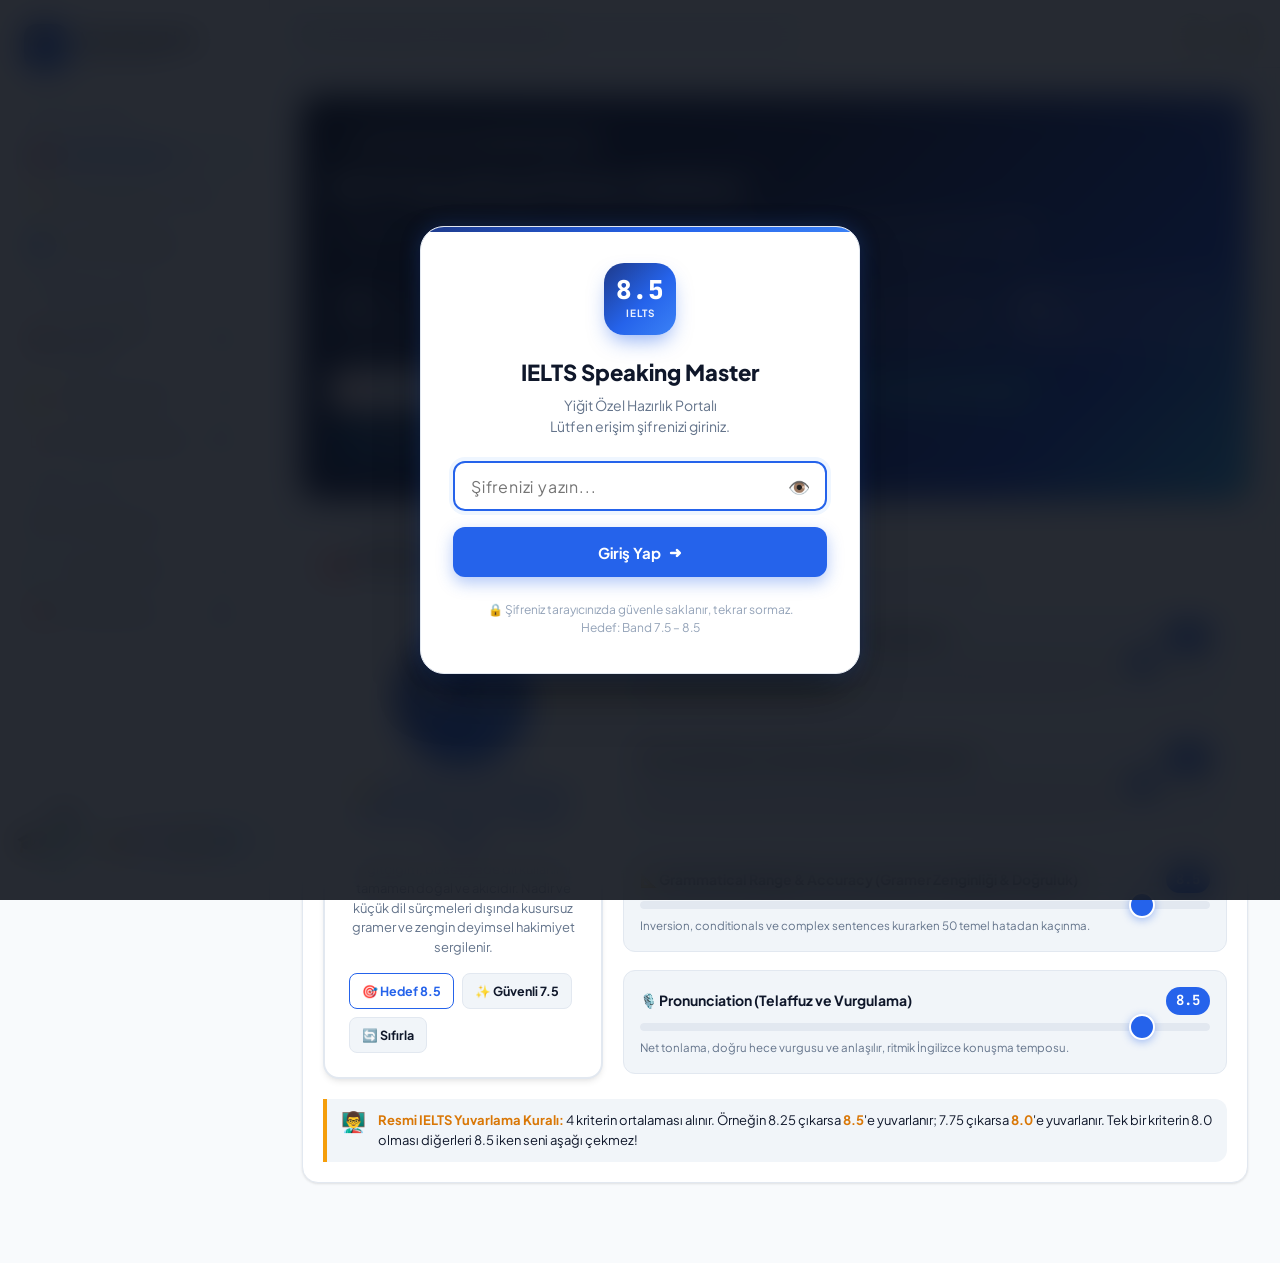
<file: index.html>
<!DOCTYPE html>
<html lang="tr" data-theme="light">
<head>
  <meta charset="UTF-8">
  <meta name="viewport" content="width=device-width, initial-scale=1.0, maximum-scale=1.0, user-scalable=no">
  <title>IELTS Speaking Master Hazırlık Platformu | Yiğit</title>
  
  <!-- Fonts -->
  <link rel="preconnect" href="https://fonts.googleapis.com">
  <link rel="preconnect" href="https://fonts.gstatic.com" crossorigin>
  <link href="https://fonts.googleapis.com/css2?family=Plus+Jakarta+Sans:wght@300;400;500;600;700;800&family=JetBrains+Mono:wght@400;500;600;700&display=swap" rel="stylesheet">
  
  <!-- Main Stylesheet -->
  <link rel="stylesheet" href="app.css">
  <link rel="stylesheet" href="question_bank.css">
</head>
<body data-theme="light">

  <!-- ======================================================================
       1. PASSWORD AUTHENTICATION OVERLAY
       ====================================================================== -->
  <div class="auth-overlay" id="auth-overlay">
    <script>try{if(localStorage.getItem("yigit_ielts_auth")==="authenticated"){document.getElementById("auth-overlay").classList.add("hidden");}}catch(e){}</script>
    <div class="auth-card">
      <div class="auth-logo-wrap">
        <div class="auth-logo-badge">
          <span class="badge-val">8.5</span>
          <span class="badge-sub">IELTS</span>
        </div>
      </div>
      <h1 class="auth-title">IELTS Speaking Master</h1>
      <p class="auth-subtitle">Yiğit Özel Hazırlık Portalı<br>Lütfen erişim şifrenizi giriniz.</p>
      
      <form class="auth-form" id="auth-form" onsubmit="return false;">
        <div class="auth-input-wrapper">
          <input type="password" id="auth-password-input" class="auth-input" placeholder="Şifrenizi yazın..." autocomplete="current-password" autofocus>
          <button type="button" class="btn-toggle-pwd" id="btn-toggle-password" title="Şifreyi Göster/Gizle">👁️</button>
        </div>
        
        <div class="auth-error" id="auth-error-msg">
          <span>⚠️</span> <span>Hatalı şifre girdiniz. Tekrar deneyin.</span>
        </div>
        
        <button type="submit" class="auth-btn-submit" id="btn-auth-submit">
          <span>Giriş Yap</span>
          <span>➜</span>
        </button>
      </form>
      
      <p class="auth-footer">
        🔒 Şifreniz tarayıcınızda güvenle saklanır, tekrar sormaz.<br>
        Hedef: Band 7.5 – 8.5
      </p>
    </div>
  </div>

  <!-- ======================================================================
       2. MAIN APP CONTAINER
       ====================================================================== -->
  <div class="app-container" id="app-container">
    
    <!-- DESKTOP SIDEBAR -->
    <aside class="sidebar" id="sidebar">
      <div class="sidebar-header">
        <div class="sidebar-logo-badge">8.5</div>
        <div class="sidebar-brand-text">
          <h2>IELTS Speaking</h2>
          <p>Yiğit Özel Portalı</p>
        </div>
      </div>

      <nav class="sidebar-nav">
        <div class="sidebar-section-title">Temel & Strateji</div>
        <a class="nav-link active" data-target="band-calc">
          <span class="icon">🎯</span>
          <span>Band Hesaplayıcı</span>
        </a>
        <a class="nav-link" data-target="essential-tips">
          <span class="icon">💡</span>
          <span>Essential Tips (s. 37-42)</span>
        </a>
        <a class="nav-link" data-target="fluency">
          <span class="icon">🗣️</span>
          <span>Fluency İskeletleri</span>
        </a>

        <div class="sidebar-section-title">Kütüphane & İçerik</div>
        <a class="nav-link" data-target="question-bank">
          <span class="icon">📚</span>
          <span>Soru & Model Bankası</span>
          <span class="badge-count">199</span>
        </a>
        <a class="nav-link" data-target="grammar-rules">
          <span class="icon">📐</span>
          <span>50 Gramer Kuralı</span>
          <span class="badge-count">50</span>
        </a>
        <a class="nav-link" data-target="idioms">
          <span class="icon">📖</span>
          <span>107 Deyim Sözlüğü</span>
          <span class="badge-count">107</span>
        </a>

        <div class="sidebar-section-title">Pratik & Sınav</div>
        <a class="nav-link" data-target="simulator">
          <span class="icon">🎙️</span>
          <span>Sınav Stüdyosu</span>
        </a>
        <a class="nav-link" data-target="quiz">
          <span class="icon">🧪</span>
          <span>Hata Avcısı Quiz</span>
          <span class="badge-count">10</span>
        </a>
        <a class="nav-link" data-target="study-plan">
          <span class="icon">📅</span>
          <span>28 Günlük Plan</span>
          <span class="badge-count">28G</span>
        </a>
      </nav>

      <div class="sidebar-footer">
        <div style="display: flex; align-items: center; justify-content: space-between; width: 100%;">
          <div style="display: flex; align-items: center; gap: 8px;">
            <span style="font-size: 20px;">🎓</span>
            <div>
              <div style="font-size: 13px; font-weight: 700; color: var(--text-main);">Yiğit</div>
              <div style="font-size: 11px; color: var(--success); font-weight: 600;">Hedef Band 8.5</div>
            </div>
          </div>
          <button class="btn-icon-top" id="btn-lock-sidebar" title="Portalı Kilitle / Çıkış Yap" style="width: 36px; height: 36px;">🔒</button>
        </div>
        <div style="display: grid; grid-template-columns: 1fr 1fr 1fr; gap: 4px; margin-top: 10px; width: 100%;">
          <a href="IELTS_Speaking_Success_in_Speaking_Yigit_Kitap_Cevirisi.pdf" target="_blank" class="btn btn-outline" style="justify-content: center; font-size: 9.5px; padding: 6px 2px; text-decoration: none; border-color: var(--brand-blue); color: var(--brand-blue); font-weight: 700;" title="Cilt 1: 42 Sayfa Rehber PDF">
            📕 Cilt 1
          </a>
          <a href="IELTS_Speaking_Success_in_Speaking_Part2_Soru_Bankasi_Yigit_Sayfa_193_391.pdf" target="_blank" class="btn btn-outline" style="justify-content: center; font-size: 9.5px; padding: 6px 2px; text-decoration: none; border-color: var(--brand-purple); color: var(--brand-purple); font-weight: 700;" title="Cilt 2: 199 Sayfa Soru Bankası PDF">
            📗 Cilt 2
          </a>
          <a href="IELTS_404_Essential_Tests_General_Training_Yigit_Rehberi.pdf" target="_blank" class="btn btn-outline" style="justify-content: center; font-size: 9.5px; padding: 6px 2px; text-decoration: none; border-color: #0284c7; color: #0284c7; font-weight: 700;" title="Cilt 3: 121 Sayfa 404 Tests PDF">
            📘 Cilt 3
          </a>
        </div>
      </div>
    </aside>

    <!-- MAIN CONTENT WRAPPER -->
    <div class="main-wrapper">
      
      <!-- TOP BAR -->
      <header class="top-bar">
        <div class="top-bar-left">
          <div class="mobile-brand-pill">
            <span class="mobile-brand-score">8.5</span>
            <span class="mobile-brand-title">IELTS Speaking</span>
          </div>

          <!-- GLOBAL FUZZY SEARCH -->
          <div class="global-search-container">
            <div class="global-search-box" id="global-search-box">
              <span class="search-icon">🔍</span>
              <input type="text" id="global-search-input" class="global-search-input" placeholder="Gramer, deyim, kural veya strateji ara..." autocomplete="off">
              <button class="btn-clear-search" id="btn-clear-search" title="Temizle">✕</button>
            </div>
            
            <!-- SEARCH DROPDOWN -->
            <div class="search-results-dropdown" id="search-results-dropdown">
              <div id="search-results-list"></div>
            </div>
          </div>
        </div>

        <div class="top-bar-right">
          <button class="btn-icon-top" id="btn-theme-toggle" title="Gece / Gündüz Teması">🌙</button>
          <button class="btn-icon-top" id="btn-lock-top" title="Portalı Kilitle / Çıkış Yap">🔒</button>
        </div>
      </header>

      <!-- CONTENT BODY -->
      <main class="content-body">
        
        <!-- ==================================================================
             SECTION 1: BAND CALCULATOR (HESAPLAYICI)
             ================================================================== -->
        <section class="view-section active" id="sec-band-calc">
          <div class="hero-card">
            <div class="hero-pill-badge">🎓 Yiğit Özel IELTS Speaking Portalı</div>
            <h1 class="hero-title">IELTS Speaking Master Rehberi</h1>
            <p class="hero-subtitle">
              Yiğitçiğim, bu interaktif platform senin sınavda Band 7.5 – 8.5 bandına rahatça ulaşman için hazırlandı. Kitaptaki tüm 50 gramer kuralı, 107 deyim ve Sayfa 37–42 arasındaki altın sınav stratejileri burada parmaklarının ucunda!
            </p>
            <div class="hero-stats-row">
              <div class="hero-stat-box">
                <span class="hero-stat-val">50</span>
                <span class="hero-stat-lbl">Gramer Kuralı</span>
              </div>
              <div class="hero-stat-box">
                <span class="hero-stat-val">107</span>
                <span class="hero-stat-lbl">Deyim & İdiom</span>
              </div>
              <div class="hero-stat-box">
                <span class="hero-stat-val">42</span>
                <span class="hero-stat-lbl">Kitap Sayfası</span>
              </div>
              <div class="hero-stat-box">
                <span class="hero-stat-val">8.5</span>
                <span class="hero-stat-lbl">Hedef Band</span>
              </div>
            </div>

            <div style="display: flex; gap: 10px; margin-top: 18px; flex-wrap: wrap;">
              <a href="IELTS_Speaking_Success_in_Speaking_Yigit_Kitap_Cevirisi.pdf" target="_blank" class="btn btn-primary" style="font-size: 12.5px; padding: 8px 16px; text-decoration: none; background: #ffffff; color: #1e3a8a; font-weight: 700; box-shadow: 0 4px 12px rgba(0,0,0,0.15);">
                📕 42 Sayfa Tam Kitap PDF'ini Aç
              </a>
              <a href="IELTS_Speaking_Success_in_Speaking_Yigit_Kitap_Cevirisi.html" target="_blank" class="btn btn-outline" style="font-size: 12.5px; padding: 8px 16px; text-decoration: none; border-color: rgba(255,255,255,0.4); color: #ffffff; background: rgba(255,255,255,0.1); backdrop-filter: blur(8px);">
                📖 Birebir Sayfa Çevirilerini Oku
              </a>
              <a href="IELTS_404_Essential_Tests_General_Training_Yigit_Rehberi.pdf" target="_blank" class="btn btn-outline" style="font-size: 12.5px; padding: 8px 16px; text-decoration: none; border-color: #38bdf8; color: #ffffff; background: rgba(2, 132, 199, 0.35); backdrop-filter: blur(8px);">
                📘 Cilt 3: 404 Tests PDF (205 Sayfa)
              </a>
              <a href="IELTS_404_Essential_Tests_General_Training_Yigit_Rehberi.html" target="_blank" class="btn btn-outline" style="font-size: 12.5px; padding: 8px 16px; text-decoration: none; border-color: #38bdf8; color: #ffffff; background: rgba(2, 132, 199, 0.2); backdrop-filter: blur(8px);">
                🌐 Cilt 3 Web Görüntüleyici (HTML)
              </a>
            </div>
          </div>

          <!-- CALCULATOR CARD -->
          <div class="card">
            <div class="card-header">
              <div class="card-title-group">
                <span style="font-size: 22px;">🎯</span>
                <div>
                  <h2 class="card-title">IELTS Speaking Band Hesaplayıcı</h2>
                  <p class="card-desc">Sınavdaki 4 resmi değerlendirme kriterini ayarlayarak tahmini genel Speaking puanını anında hesapla.</p>
                </div>
              </div>
            </div>

            <div class="calc-container">
              <!-- Score Preview Circle -->
              <div class="calc-score-display">
                <div class="calc-score-circle" id="calc-score-circle">
                  <span class="calc-score-val" id="calc-score">8.5</span>
                  <span class="calc-score-lbl">Overall Band</span>
                </div>
                <div class="calc-band-status" id="calc-status">Mükemmel Band Skoru (Very Good User)</div>
                <div class="calc-band-desc" id="calc-details">
                  Akıcı, zengin kelime dağarcığına sahip ve karmaşık gramer yapılarını doğal kullanan seviye.
                </div>
                
                <div class="calc-presets">
                  <button class="btn btn-sm btn-outline" id="preset-target">🎯 Hedef 8.5</button>
                  <button class="btn btn-sm btn-secondary" id="preset-solid">✨ Güvenli 7.5</button>
                  <button class="btn btn-sm btn-secondary" id="preset-reset">🔄 Sıfırla</button>
                </div>
              </div>

              <!-- Sliders -->
              <div class="slider-group">
                <!-- Slider 1 -->
                <div class="slider-card">
                  <div class="slider-header">
                    <span class="slider-title">🗣️ Fluency & Coherence (Akıcılık ve Bütünlük)</span>
                    <span class="slider-value-badge" id="val-fc">8.5</span>
                  </div>
                  <input type="range" min="4" max="9" step="0.5" value="8.5" class="range-slider" id="slider-fc">
                  <p style="font-size: 11.5px; color: var(--text-muted);">Duraksamadan konuşabilme, bağlaçlar ve düşünme payı iskeletlerini doğal kullanma.</p>
                </div>

                <!-- Slider 2 -->
                <div class="slider-card">
                  <div class="slider-header">
                    <span class="slider-title">📚 Lexical Resource (Kelime Çeşitliliği & Deyimler)</span>
                    <span class="slider-value-badge" id="val-lr">8.5</span>
                  </div>
                  <input type="range" min="4" max="9" step="0.5" value="8.5" class="range-slider" id="slider-lr">
                  <p style="font-size: 11.5px; color: var(--text-muted);">107 Deyim kütüphanesinden uygun deyimleri ve eş anlamlı üst düzey kelimeleri kullanma.</p>
                </div>

                <!-- Slider 3 -->
                <div class="slider-card">
                  <div class="slider-header">
                    <span class="slider-title">📐 Grammatical Range & Accuracy (Gramer Zenginliği & Doğruluk)</span>
                    <span class="slider-value-badge" id="val-gra">8.5</span>
                  </div>
                  <input type="range" min="4" max="9" step="0.5" value="8.5" class="range-slider" id="slider-gra">
                  <p style="font-size: 11.5px; color: var(--text-muted);">Inversion, conditionals ve complex sentences kurarken 50 temel hatadan kaçınma.</p>
                </div>

                <!-- Slider 4 -->
                <div class="slider-card">
                  <div class="slider-header">
                    <span class="slider-title">🎙️ Pronunciation (Telaffuz ve Vurgulama)</span>
                    <span class="slider-value-badge" id="val-pr">8.5</span>
                  </div>
                  <input type="range" min="4" max="9" step="0.5" value="8.5" class="range-slider" id="slider-pr">
                  <p style="font-size: 11.5px; color: var(--text-muted);">Net tonlama, doğru hece vurgusu ve anlaşılır, ritmik İngilizce konuşma temposu.</p>
                </div>
              </div>
            </div>

            <!-- Official Rounding Note -->
            <div class="teacher-note" style="margin-top: 20px;">
              <span class="teacher-avatar">👨‍🏫</span>
              <div class="teacher-note-text">
                <strong>Resmi IELTS Yuvarlama Kuralı:</strong> 4 kriterin ortalaması alınır. Örneğin 8.25 çıkarsa <strong>8.5</strong>'e yuvarlanır; 7.75 çıkarsa <strong>8.0</strong>'e yuvarlanır. Tek bir kriterin 8.0 olması diğerleri 8.5 iken seni aşağı çekmez!
              </div>
            </div>
          </div>
        </section>

        <!-- ==================================================================
             SECTION 2: ESSENTIAL TIPS (KITAP SAYFA 37-42)
             ================================================================== -->
        <section class="view-section" id="sec-essential-tips">
          <div class="card" style="border-left: 5px solid var(--brand-blue);">
            <div class="card-header">
              <div class="card-title-group">
                <span style="font-size: 22px;">💡</span>
                <div>
                  <h2 class="card-title">Essential Tips for Effective Performance</h2>
                  <p class="card-desc">Kitap Sayfa 37 – 42 Arasındaki Altın Sınav Kuralları, Diyaloglar ve Sınav Görevlisi Taktikleri.</p>
                </div>
              </div>
            </div>

            <!-- Filter Chips -->
            <div class="filter-bar" id="tips-filter-bar">
              <button class="chip active" data-tips-filter="all">Tümü (10 Kural)</button>
              <button class="chip" data-tips-filter="part1">Part 1 (Sayfa 37-38)</button>
              <button class="chip" data-tips-filter="part2">Part 2 (Sayfa 39-40)</button>
              <button class="chip" data-tips-filter="part3">Part 3 (Sayfa 40-41)</button>
              <button class="chip" data-tips-filter="general">Genel Kurallar (Sayfa 42)</button>
            </div>

            <!-- Dynamic Tips Container -->
            <div id="tips-container">
              <!-- Rendered by app.js from ESSENTIAL_TIPS -->
            </div>
          </div>
        </section>

        <!-- ==================================================================
             SECTION 3: FLUENCY & COHERENCE PHRASES
             ================================================================== -->
        <section class="view-section" id="sec-fluency">
          <div class="card">
            <div class="card-header">
              <div class="card-title-group">
                <span style="font-size: 22px;">🗣️</span>
                <div>
                  <h2 class="card-title">Akıcılık ve Düşünme Payı İskeletleri (Fluency Phrases)</h2>
                  <p class="card-desc">
                    Yiğitçiğim, beynin düşünürken ağzının sessiz kalmaması Band 8 almanın sırrıdır. Aşağıdaki 10 fonksiyonel şablonu dinle, tekrar et ve refleks haline getir:
                  </p>
                </div>
              </div>
              <span class="badge badge-primary">Sıfır Duraksama Stratejisi</span>
            </div>

            <!-- Categories Filter -->
            <div class="filter-bar" id="fluency-filter-bar">
              <button class="chip active" data-fluency-filter="all">Tümü (10 Kategori)</button>
              <button class="chip" data-fluency-filter="preference">1. Tercih Belirtme</button>
              <button class="chip" data-fluency-filter="narrating">2. Hikaye Anlatma</button>
              <button class="chip" data-fluency-filter="comparing">3. Karşılaştırma</button>
              <button class="chip" data-fluency-filter="suggesting">4. Öneride Bulunma</button>
              <button class="chip" data-fluency-filter="opinions">5. Fikir Beyan Etme</button>
              <button class="chip" data-fluency-filter="speculating">6. Tahmin & İhtimal</button>
              <button class="chip" data-fluency-filter="analyzing">7. Analiz Etme</button>
              <button class="chip" data-fluency-filter="summarizing">8. Özetleme</button>
              <button class="chip" data-fluency-filter="repair">9. İletişim Kurtarma</button>
              <button class="chip" data-fluency-filter="fillers">10. Düşünme Payı</button>
            </div>

            <div id="fluency-container">
              <!-- Rendered by app.js with 10 full functional categories & TTS buttons -->
            </div>
          </div>
        </section>

        <!-- ==================================================================
             SECTION 4: 50 GRAMMAR RULES
             ================================================================== -->
        <section class="view-section" id="sec-grammar-rules">
          <div class="card">
            <div class="card-header">
              <div class="card-title-group">
                <span style="font-size: 22px;">📐</span>
                <div>
                  <h2 class="card-title">50 Dilbilgisi Kuralı & Kronik Sınav Hataları</h2>
                  <p class="card-desc">Kitapta geçen 50 kritik kural, doğru/yanlış örnekler ve sınavda puan kıran tuzaklar.</p>
                </div>
              </div>
            </div>

            <!-- Controls & Progress -->
            <div class="grammar-controls">
              <div class="grammar-stats-banner">
                <div style="display: flex; align-items: center; gap: 8px; flex: 1;">
                  <span style="font-weight: 700; font-size: 13.5px;" id="grammar-progress-text">0 / 50 Öğrenildi (%0)</span>
                  <div class="grammar-progress-bar">
                    <div class="grammar-progress-fill" id="grammar-progress-fill" style="width: 0%;"></div>
                  </div>
                </div>
                <button class="btn btn-sm btn-secondary" id="btn-toggle-flashcard-mode">🎴 Flashcard Modu</button>
                <button class="btn btn-sm btn-secondary" id="btn-reset-grammar" title="İlerlemeyi Sıfırla">🔄</button>
              </div>

              <!-- Search & Category Filters -->
              <div style="position: relative;">
                <input type="text" id="grammar-search-input" placeholder="Gramer kurallarında ara..." style="width: 100%; height: 42px; padding: 0 14px;">
              </div>

              <div class="filter-bar" id="grammar-category-filters">
                <button class="chip active" data-category="all">Tümü (50)</button>
                <button class="chip" data-category="tenses">Zamanlar & Tenses</button>
                <button class="chip" data-category="articles">Tanımlıklar (Articles)</button>
                <button class="chip" data-category="conditionals">Koşul Cümleleri</button>
                <button class="chip" data-category="modals">Modals</button>
                <button class="chip" data-category="passive">Edilgen Çatı (Passive)</button>
                <button class="chip" data-category="relative clauses">Relative Clauses</button>
                <button class="chip" data-category="prepositions">Edatlar (Prepositions)</button>
                <button class="chip" data-category="word choice">Kelime Seçimi</button>
                <button class="chip" data-category="comparison">Karşılaştırma</button>
              </div>
            </div>

            <!-- Flashcard Container (Hidden by default) -->
            <div id="grammar-flashcard-view" style="display: none;">
              <div class="flashcard-container" id="flashcard-container">
                <div class="flashcard" id="active-flashcard">
                  <div class="flashcard-face flashcard-front" id="flashcard-front">
                    <!-- Front Content -->
                  </div>
                  <div class="flashcard-face flashcard-back" id="flashcard-back">
                    <!-- Back Content -->
                  </div>
                </div>
              </div>
              <div style="display: flex; justify-content: center; gap: 12px; margin-top: 14px;">
                <button class="btn btn-secondary" id="btn-prev-flashcard">◀ Önceki</button>
                <button class="btn btn-primary" id="btn-flip-flashcard">🔄 Çevir</button>
                <button class="btn btn-secondary" id="btn-next-flashcard">Sonraki ▶</button>
              </div>
            </div>

            <!-- List View Container -->
            <div id="grammar-list-container">
              <!-- Rendered by app.js from GRAMMAR_POINTS -->
            </div>
          </div>
        </section>

        <!-- ==================================================================
             SECTION 5: 107 IDIOMS DICTIONARY
             ================================================================== -->
        <section class="view-section" id="sec-idioms">
          <div class="card">
            <div class="card-header">
              <div class="card-title-group">
                <span style="font-size: 22px;">📖</span>
                <div>
                  <h2 class="card-title">107 Deyim & İdiom Kütüphanesi</h2>
                  <p class="card-desc">IELTS Speaking Band 7.5 – 8.5 seviyesine taşıyan, kitaptan derlenmiş 107 deyim ve örnek cümleler.</p>
                </div>
              </div>
              <span class="badge badge-purple" id="idioms-count-badge">107 Deyim</span>
            </div>

            <!-- Controls -->
            <div style="display: flex; flex-direction: column; gap: 12px; margin-bottom: 16px;">
              <div style="display: flex; gap: 10px; flex-wrap: wrap;">
                <input type="text" id="idioms-search-input" placeholder="Deyim, anlam veya örnek cümle ara..." style="flex: 1; min-width: 220px; height: 42px; padding: 0 14px;">
                <select id="idioms-set-select" style="height: 42px; padding: 0 12px; min-width: 140px;">
                  <option value="all">Tüm Setler (1-11)</option>
                  <option value="Set 1">Set 1 (1-10)</option>
                  <option value="Set 2">Set 2 (11-20)</option>
                  <option value="Set 3">Set 3 (21-30)</option>
                  <option value="Set 4">Set 4 (31-40)</option>
                  <option value="Set 5">Set 5 (41-50)</option>
                  <option value="Set 6">Set 6 (51-60)</option>
                  <option value="Set 7">Set 7 (61-70)</option>
                  <option value="Set 8">Set 8 (71-80)</option>
                  <option value="Set 9">Set 9 (81-90)</option>
                  <option value="Set 10">Set 10 (91-100)</option>
                  <option value="Set 11">Set 11 (101-107)</option>
                </select>
              </div>

              <!-- Part Filter Chips -->
              <div class="filter-bar" id="idioms-part-filters">
                <button class="chip active" data-part="all">Tümü (107)</button>
                <button class="chip" data-part="Part 1">Part 1 (Günlük & Rahat)</button>
                <button class="chip" data-part="Part 2">Part 2 (Hikaye & Duygu)</button>
                <button class="chip" data-part="Part 3">Part 3 (Soyut & Analitik)</button>
                <button class="chip" data-part="favorites">⭐ Favorilerim (<span id="fav-count">0</span>)</button>
              </div>
            </div>

            <!-- Idioms List Container -->
            <div id="idioms-list-container">
              <!-- Rendered by app.js from IDIOMS_DATA -->
            </div>
          </div>
        </section>

        <!-- ==================================================================
             SECTION 6: EXAM SIMULATOR & VOICE RECORDING STUDIO
             ================================================================== -->
        <section class="view-section" id="sec-simulator">
          <div class="card">
            <div class="card-header">
              <div class="card-title-group">
                <span style="font-size: 22px;">🎙️</span>
                <div>
                  <h2 class="card-title">IELTS Speaking Sınav Stüdyosu & Ses Kaydedici</h2>
                  <p class="card-desc">Kitap Kural 8: Kendi sesini kaydet, zaman sınırında konuş ve hatalarını dinleyerek düzelt.</p>
                </div>
              </div>
              <span class="badge badge-danger">Rule 8: Voice Recorder Practice</span>
            </div>

            <!-- Mode Selector Bar -->
            <div class="sim-mode-bar">
              <button class="btn-sim-mode active" id="sim-mode-part1" data-mode="part1">Part 1: Tanışma (4-5 Dk)</button>
              <button class="btn-sim-mode" id="sim-mode-part2" data-mode="part2">Part 2: Cue Card (1+2 Dk)</button>
              <button class="btn-sim-mode" id="sim-mode-part3" data-mode="part3">Part 3: Tartışma (4-5 Dk)</button>
            </div>

            <!-- Dynamic Question Prompt Box -->
            <div class="sim-prompt-box">
              <div style="display: flex; justify-content: space-between; align-items: center; margin-bottom: 10px;">
                <span class="badge badge-primary" id="sim-part-badge">Part 1 Sorusu</span>
                <button class="btn btn-sm btn-secondary" id="btn-next-prompt">Sonraki Soru ➜</button>
              </div>
              
              <div id="sim-prompt-content">
                <!-- Question or Cue Card injected by JS -->
              </div>
            </div>

            <!-- Part 2 Specialized Timers -->
            <div class="sim-timers-container" id="part2-timer-section" style="display: none;">
              <!-- 1 Min Prep Timer -->
              <div class="timer-box">
                <span class="badge badge-warning">1 Dakika Hazırlık Süresi</span>
                <div class="timer-digits" id="timer-prep-display">01:00</div>
                <div style="display: flex; gap: 8px;">
                  <button class="btn btn-sm btn-primary" id="btn-start-prep">Başlat</button>
                  <button class="btn btn-sm btn-secondary" id="btn-reset-prep">Sıfırla</button>
                </div>
              </div>

              <!-- 2 Min Speaking Timer -->
              <div class="timer-box">
                <span class="badge badge-success">2 Dakika Konuşma Süresi</span>
                <div class="timer-digits" id="timer-speech-display">02:00</div>
                <div style="display: flex; gap: 8px;">
                  <button class="btn btn-sm btn-primary" id="btn-start-speech">Başlat</button>
                  <button class="btn btn-sm btn-secondary" id="btn-reset-speech">Sıfırla</button>
                </div>
              </div>
            </div>

            <!-- Audio Recording Studio Card -->
            <div class="recorder-card" id="voice-recorder-card">
              <div class="rec-status-indicator" id="rec-status-indicator">
                <span class="rec-dot" id="rec-dot"></span>
                <span id="rec-text">Mikrofon Hazır</span>
              </div>
              
              <div class="rec-timer-display" id="rec-duration-display">00:00</div>

              <div class="rec-controls-row">
                <button class="btn-record-main" id="btn-record-start" title="Kaydı Başlat">🔴</button>
                <button class="btn btn-secondary" id="btn-record-stop" style="display: none;">⏹️ Kaydı Durdur</button>
              </div>

              <!-- Playback & Download -->
              <div class="playback-section" id="rec-playback-section" style="display: none;">
                <p style="font-size: 13px; font-weight: 700; color: var(--text-main);">Son Kaydınızı Dinleyin:</p>
                <audio id="rec-audio-player" controls></audio>
                <div style="display: flex; gap: 10px; margin-top: 8px;">
                  <button class="btn btn-sm btn-primary" id="btn-download-recording">💾 Kaydı İndir (.webm)</button>
                  <button class="btn btn-sm btn-secondary" id="btn-clear-recording">🗑️ Temizle</button>
                </div>
              </div>
            </div>

            <!-- Session History -->
            <div id="session-recordings-history" style="display: none;">
              <h4 style="font-size: 14px; font-weight: 700; margin-bottom: 8px;">Bu Oturumdaki Kayıtlarınız:</h4>
              <div id="recordings-history-list"></div>
            </div>
          </div>
        </section>

        <!-- ==================================================================
             SECTION 7: ERROR HUNTER QUIZ
             ================================================================== -->
        <section class="view-section" id="sec-quiz">
          <div class="card">
            <div class="card-header">
              <div class="card-title-group">
                <span style="font-size: 22px;">🧪</span>
                <div>
                  <h2 class="card-title">Hata Avcısı: 10 Kritik Sınav Tuzağı Testi</h2>
                  <p class="card-desc">Sınavda Türk adayların en çok düştüğü gramer ve kelime tuzaklarını test et.</p>
                </div>
              </div>
              <div style="display: flex; align-items: center; gap: 10px;">
                <span class="badge badge-primary" id="quiz-score-badge">Skor: 0 / 10</span>
                <button class="btn btn-sm btn-secondary" id="btn-reset-quiz">🔄 Sıfırla</button>
              </div>
            </div>

            <div id="quiz-container">
              <!-- Rendered by app.js from QUIZ_QUESTIONS -->
            </div>
          </div>
        </section>

        <!-- ==================================================================
             SECTION 8: 28-DAY STUDY PLAN
             ================================================================== -->
        <section class="view-section" id="sec-study-plan">
          <div class="card">
            <div class="card-header">
              <div class="card-title-group">
                <span style="font-size: 22px;">📅</span>
                <div>
                  <h2 class="card-title">28 Günlük Adım Adım IELTS Speaking Başarı Takvimi</h2>
                  <p class="card-desc">Günde 30-45 dakikalık planlı çalışma ile 4 haftada Band 8.5 seviyesine ulaş.</p>
                </div>
              </div>
              <div style="display: flex; align-items: center; gap: 10px;">
                <span class="badge badge-success" id="plan-progress-badge">0 / 28 Gün Tamamlandı (%0)</span>
                <button class="btn btn-sm btn-secondary" id="btn-reset-plan">🔄 Sıfırla</button>
              </div>
            </div>

            <!-- Progress Bar -->
            <div class="grammar-progress-bar" style="margin-bottom: 20px; height: 10px;">
              <div class="grammar-progress-fill" id="plan-progress-fill" style="width: 0%; background: var(--success);"></div>
            </div>

            <div id="study-plan-container">
              <!-- Rendered by app.js from STUDY_PLAN grouped by 4 weeks -->
            </div>
          </div>
        </section>


        <!-- ==================================================================
             SECTION 9: 199-PAGE QUESTION & ANSWER BANK (SAYFA 193-391)
             ================================================================== -->
        <section class="view-section" id="sec-question-bank">
          <div class="card">
            <div class="card-header" style="flex-direction: column; align-items: stretch; gap: 14px;">
              <div style="display: flex; align-items: center; justify-content: space-between; flex-wrap: wrap; gap: 10px;">
                <div class="card-title-group">
                  <span style="font-size: 24px;">📚</span>
                  <div>
                    <h2 class="card-title">IELTS Speaking Soru & Model Cevap Bankası</h2>
                    <p class="card-desc">Kitap Sayfa 193 – 391 Arası Tüm Konular (199 Sayfa, 1000+ Soru, Band 8 Model Cevaplar & Yiğit'e Özel Öğretmen Notları)</p>
                  </div>
                </div>
                <div style="display: flex; gap: 8px; flex-wrap: wrap;">
                  <a href="IELTS_Speaking_Success_in_Speaking_Part2_Soru_Bankasi_Yigit_Sayfa_193_391.pdf" target="_blank" class="btn btn-sm btn-primary">
                    <span>📥 Cilt 2 PDF İndir (193-391)</span>
                  </a>
                  <a href="IELTS_Speaking_Success_in_Speaking_Yigit_Kitap_Cevirisi.pdf" target="_blank" class="btn btn-sm btn-secondary">
                    <span>📥 Cilt 1 PDF (1-42)</span>
                  </a>
                  <a href="IELTS_404_Essential_Tests_General_Training_Yigit_Rehberi.pdf" target="_blank" class="btn btn-sm" style="background: #0284c7; color: white;">
                    <span>📥 Cilt 3 PDF (1-121)</span>
                  </a>
                </div>
              </div>

              <!-- Top Toolbar: Search + Stats + Page Jumper -->
              <div class="qb-controls">
                <div class="qb-search-wrapper">
                  <span class="qb-search-icon">🔍</span>
                  <input type="text" id="qb-search-input" class="qb-search-input" placeholder="Soru, model cevap, Türkçe çeviri, konu veya sayfa numarası ara (örn: 205, museum, yemek, habit)...">
                  <button id="btn-qb-search-clear" class="qb-search-clear" style="display: none;" title="Temizle">✕</button>
                </div>

                <div class="qb-top-toolbar">
                  <span class="qb-stats-pill" id="qb-stats-badge">199 Sayfa Yükleniyor...</span>
                  <div class="qb-jumper">
                    <span style="font-size: 12.5px; color: var(--text-muted); font-weight: 600;">Sayfaya Git:</span>
                    <input type="number" id="qb-jump-input" class="qb-jumper-input" min="193" max="391" placeholder="193-391">
                    <button id="btn-qb-jump" class="btn btn-sm btn-secondary">Git ➜</button>
                  </div>
                </div>

                <!-- Topic Category Filter Chips -->
                <div class="qb-category-bar" id="qb-category-chips">
                  <button class="chip active" data-cat="all">Tümü (199 Sayfa)</button>
                  <button class="chip" data-cat="Müzeler & Sanat">🏛️ Müzeler & Sanat</button>
                  <button class="chip" data-cat="Güzellik & Dış Görünüş">✨ Güzellik & Dış Görünüş</button>
                  <button class="chip" data-cat="Kitaplar & Okuma">📚 Kitaplar & Okuma</button>
                  <button class="chip" data-cat="Binalar & Konaklama">🏢 Binalar & Konaklama</button>
                  <button class="chip" data-cat="İklim & Çevre">🌱 İklim & Çevre</button>
                  <button class="chip" data-cat="Bilgisayar & Teknoloji">💻 Bilgisayar & Teknoloji</button>
                  <button class="chip" data-cat="Eğitim & Egzersiz">🎓 Eğitim & Egzersiz</button>
                  <button class="chip" data-cat="Aile & Akrabalar">👨‍👩‍👧‍👦 Aile & Akrabalar</button>
                  <button class="chip" data-cat="Moda, Kıyafet & Takı">👔 Moda, Kıyafet & Takı</button>
                  <button class="chip" data-cat="Yemek, Diyet & Restoranlar">🍲 Yemek, Diyet & Restoranlar</button>
                  <button class="chip" data-cat="Arkadaşlar & Sosyal İlişkiler">🤝 Arkadaşlar & İlişkiler</button>
                  <button class="chip" data-cat="Sağlık, Hobiler & Alışkanlıklar">🏃 Sağlık, Hobiler & Alışkanlıklar</button>
                  <button class="chip" data-cat="Memleket, Şehir & Toplum">🏙️ Memleket & Toplum</button>
                  <button class="chip" data-cat="İş Dünyası & Kariyer">💼 İş Dünyası & Kariyer</button>
                  <button class="chip" data-cat="Sinema, Müzik & Kutlamalar">🎬 Sinema, Müzik & Kutlamalar</button>
                  <button class="chip" data-cat="Fotoğraf, Reklam & Medya">📷 Fotoğraf, Reklam & Medya</button>
                  <button class="chip" data-cat="Alışveriş, Para & Tüketim">🛍️ Alışveriş & Para</button>
                  <button class="chip" data-cat="Ulaşım, Araçlar & Spor">🚗 Ulaşım & Araçlar</button>
                  <button class="chip" data-cat="Seyahat, Tatil & Gelecek Planları">✈️ Seyahat & Turizm</button>
                </div>
              </div>
            </div>

            <!-- Question Cards Container -->
            <div id="qb-cards-container">
              <!-- Dynamically populated by question_bank.js -->
            </div>

            <!-- Pagination Bar -->
            <div id="qb-pagination">
              <!-- Dynamically populated -->
            </div>
          </div>
        </section>

      </main>
    </div>

    <!-- ======================================================================
         3. MOBILE BOTTOM NAVIGATION (Max 5 items)
         ====================================================================== -->
    <nav class="bottom-nav" id="bottom-nav">
      <a class="bottom-nav-item active" data-target="band-calc">
        <span class="icon">🎯</span>
        <span class="bottom-nav-label">Band</span>
      </a>
      <a class="bottom-nav-item" data-target="question-bank">
        <span class="icon">📚</span>
        <span class="bottom-nav-label">Sorular</span>
      </a>
      <a class="bottom-nav-item" data-target="grammar-rules">
        <span class="icon">📐</span>
        <span class="bottom-nav-label">Gramer</span>
      </a>
      <a class="bottom-nav-item" data-target="idioms">
        <span class="icon">📖</span>
        <span class="bottom-nav-label">Deyimler</span>
      </a>
      <button class="bottom-nav-item" id="btn-mobile-more">
        <span class="icon">☰</span>
        <span class="bottom-nav-label">Daha Fazla</span>
      </button>
    </nav>

    <!-- MOBILE MORE SHEET MODAL -->
    <div class="more-sheet-backdrop" id="more-sheet-backdrop"></div>
    <div class="more-sheet" id="more-sheet">
      <div class="sheet-handle"></div>
      <div class="sheet-header">
        <h3 class="sheet-title">Tüm Modüller & Ayarlar</h3>
        <button class="btn-icon-top" id="btn-close-sheet" style="width: 32px; height: 32px; font-size: 14px;">✕</button>
      </div>

      <div class="sheet-grid">
        <div class="sheet-item" data-target="question-bank">
          <span class="icon">📚</span>
          <span>Soru Bankası (193-391)</span>
        </div>
        <a href="IELTS_Speaking_Success_in_Speaking_Part2_Soru_Bankasi_Yigit_Sayfa_193_391.pdf" target="_blank" class="sheet-item" style="text-decoration: none; color: var(--brand-purple);">
          <span class="icon">📗</span>
          <span>Soru Bankası PDF (199 Sayfa)</span>
        </a>
        <a href="IELTS_404_Essential_Tests_General_Training_Yigit_Rehberi.pdf" target="_blank" class="sheet-item" style="text-decoration: none; color: #0284c7;">
          <span class="icon">📘</span>
          <span>404 Tests PDF (121 Sayfa)</span>
        </a>
        <div class="sheet-item" data-target="essential-tips">
          <span class="icon">💡</span>
          <span>Essential Tips</span>
        </div>
        <div class="sheet-item" data-target="simulator">
          <span class="icon">🎙️</span>
          <span>Sınav Stüdyosu</span>
        </div>
        <div class="sheet-item" data-target="quiz">
          <span class="icon">🧪</span>
          <span>Hata Avcısı Quiz</span>
        </div>
        <div class="sheet-item" data-target="study-plan">
          <span class="icon">📅</span>
          <span>28 Günlük Plan</span>
        </div>
        <a href="IELTS_Speaking_Success_in_Speaking_Yigit_Kitap_Cevirisi.pdf" target="_blank" class="sheet-item" style="text-decoration: none; color: var(--brand-blue);">
          <span class="icon">📕</span>
          <span>Kitap PDF (42 Sayfa)</span>
        </a>
        <a href="IELTS_Speaking_Success_in_Speaking_Yigit_Kitap_Cevirisi.html" target="_blank" class="sheet-item" style="text-decoration: none; color: var(--text-main);">
          <span class="icon">📖</span>
          <span>Sayfa Çevirileri</span>
        </a>
        <div class="sheet-item" id="btn-theme-toggle-sheet">
          <span class="icon">🌙</span>
          <span>Tema Değiştir</span>
        </div>
        <div class="sheet-item" id="btn-lock-sheet" style="color: var(--danger);">
          <span class="icon">🔒</span>
          <span>Portalı Kilitle</span>
        </div>
      </div>
    </div>

    <!-- TOAST NOTIFICATIONS -->
    <div class="toast-container" id="toast-container"></div>

  </div>

  <!-- Scripts -->
  <script src="data.js"></script>
  <script src="app.js"></script>
  <script src="question_bank_data.js"></script>
  <script src="question_bank.js"></script>
</body>
</html>
</file>
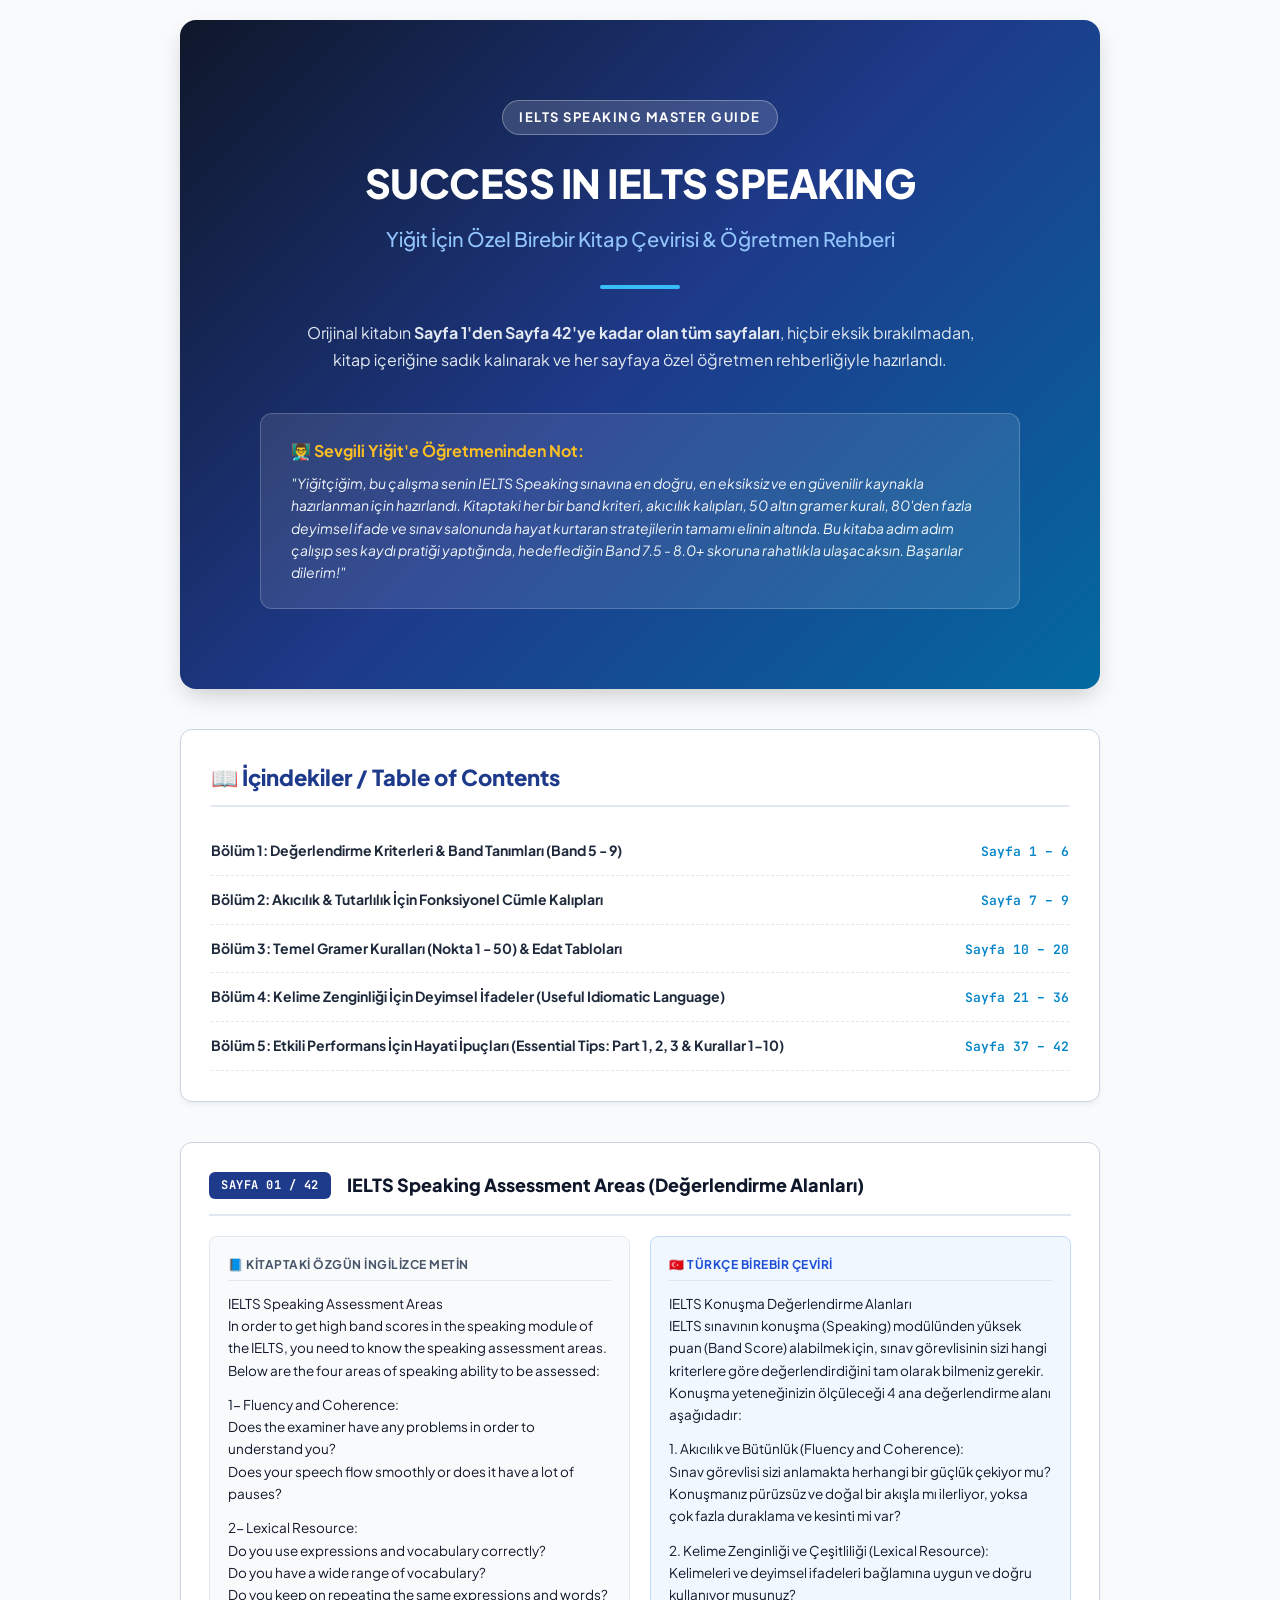
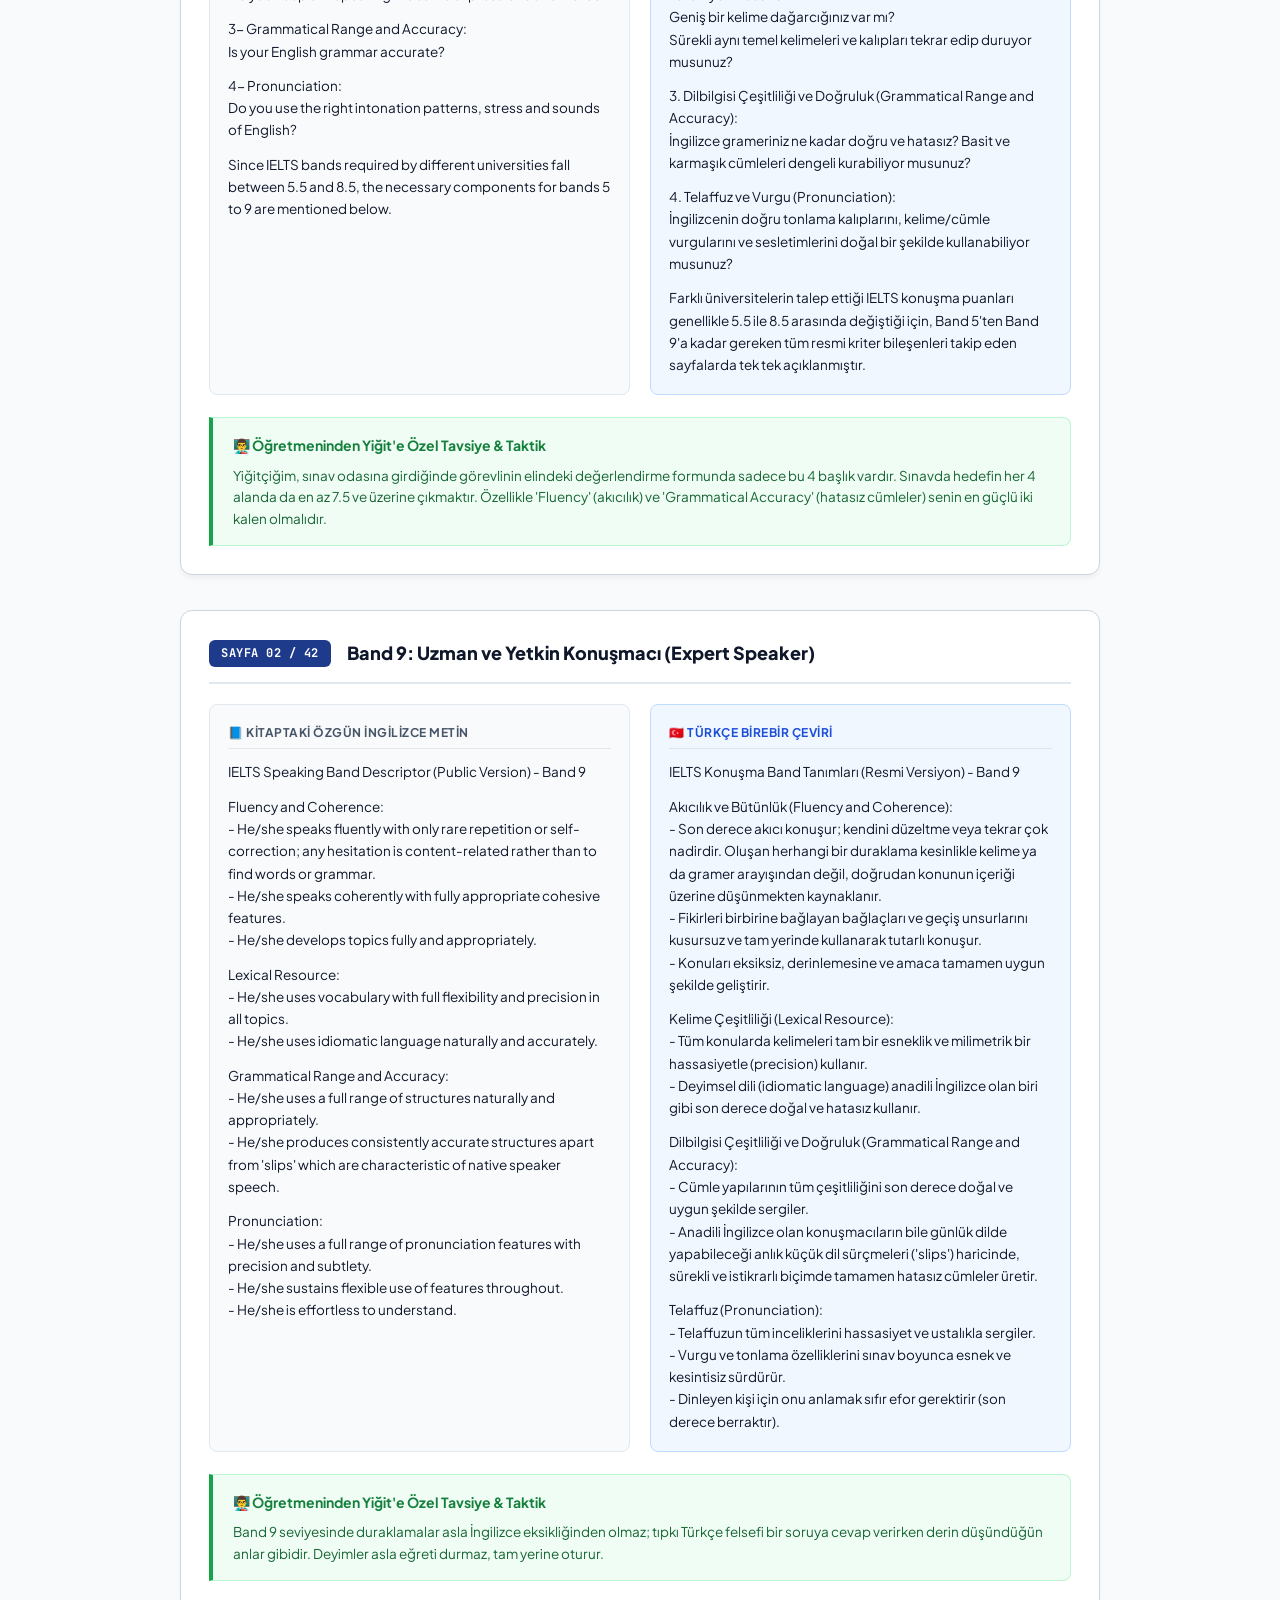
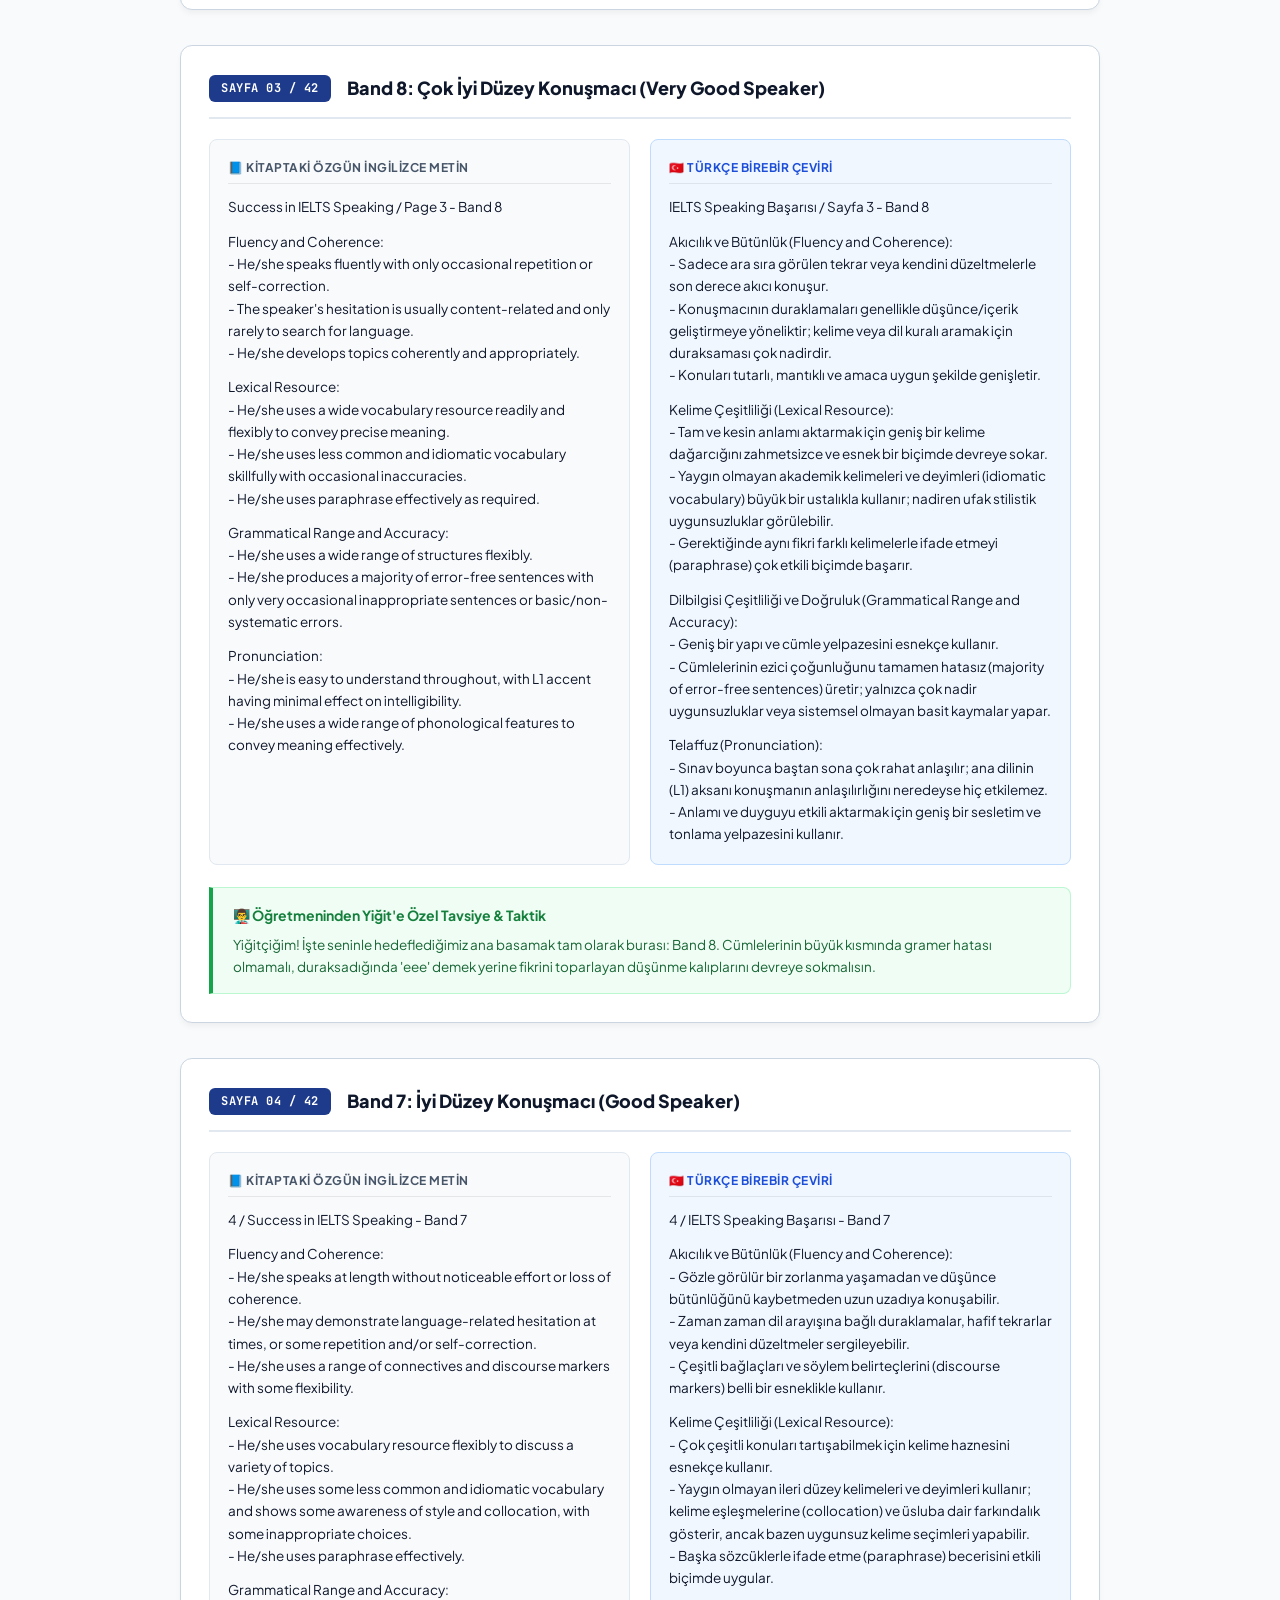
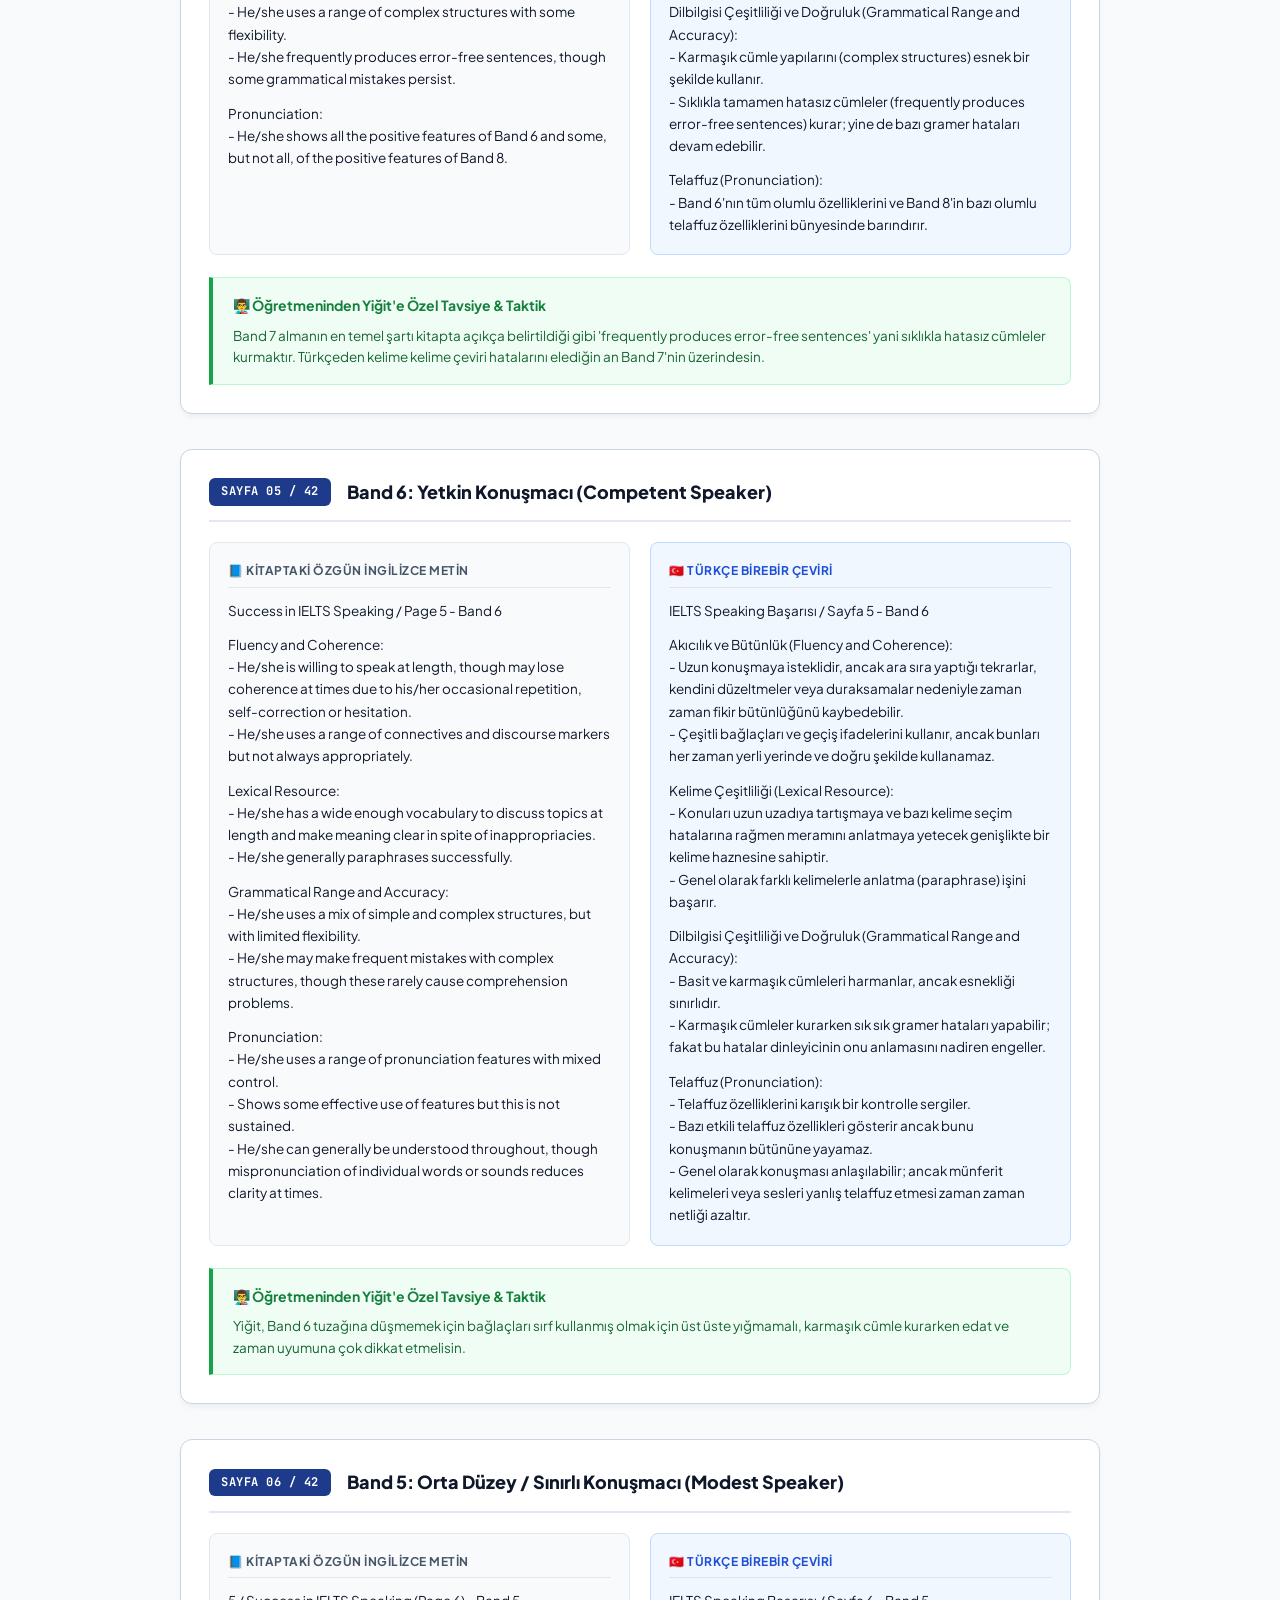
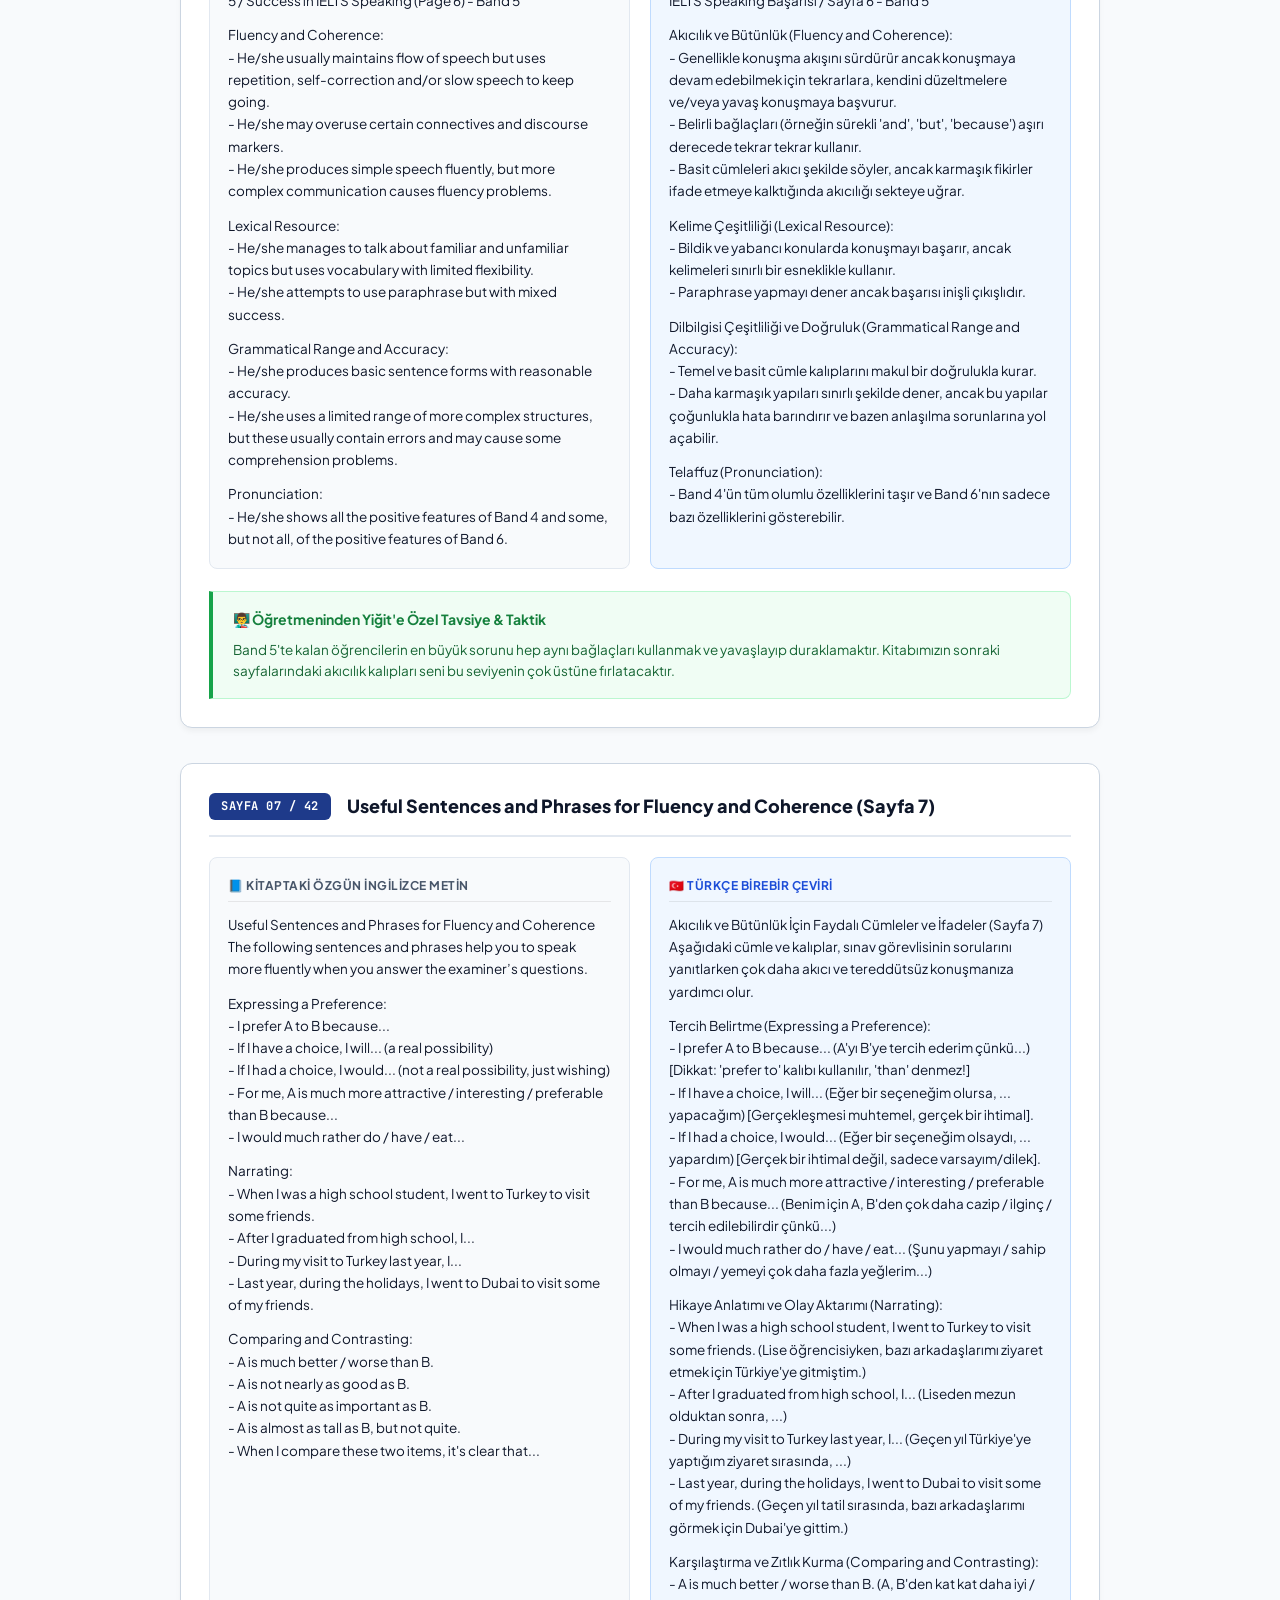
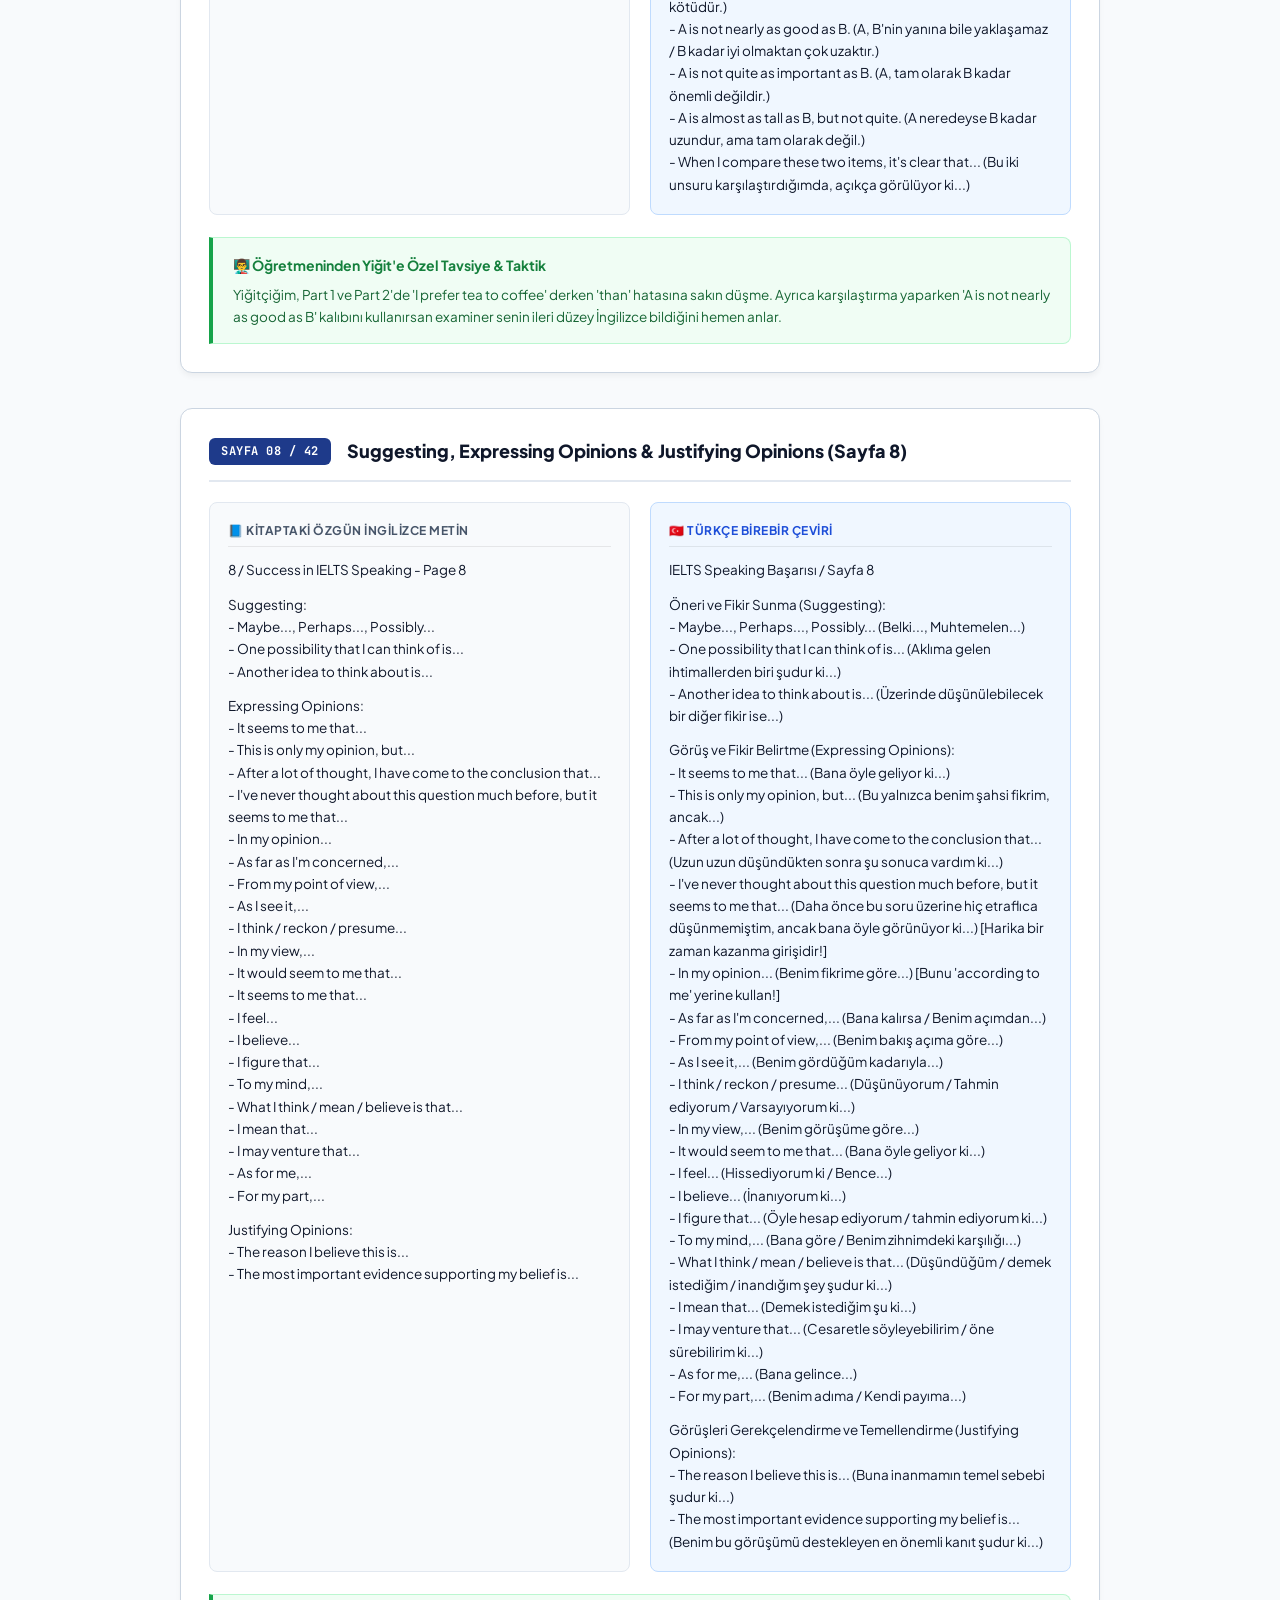
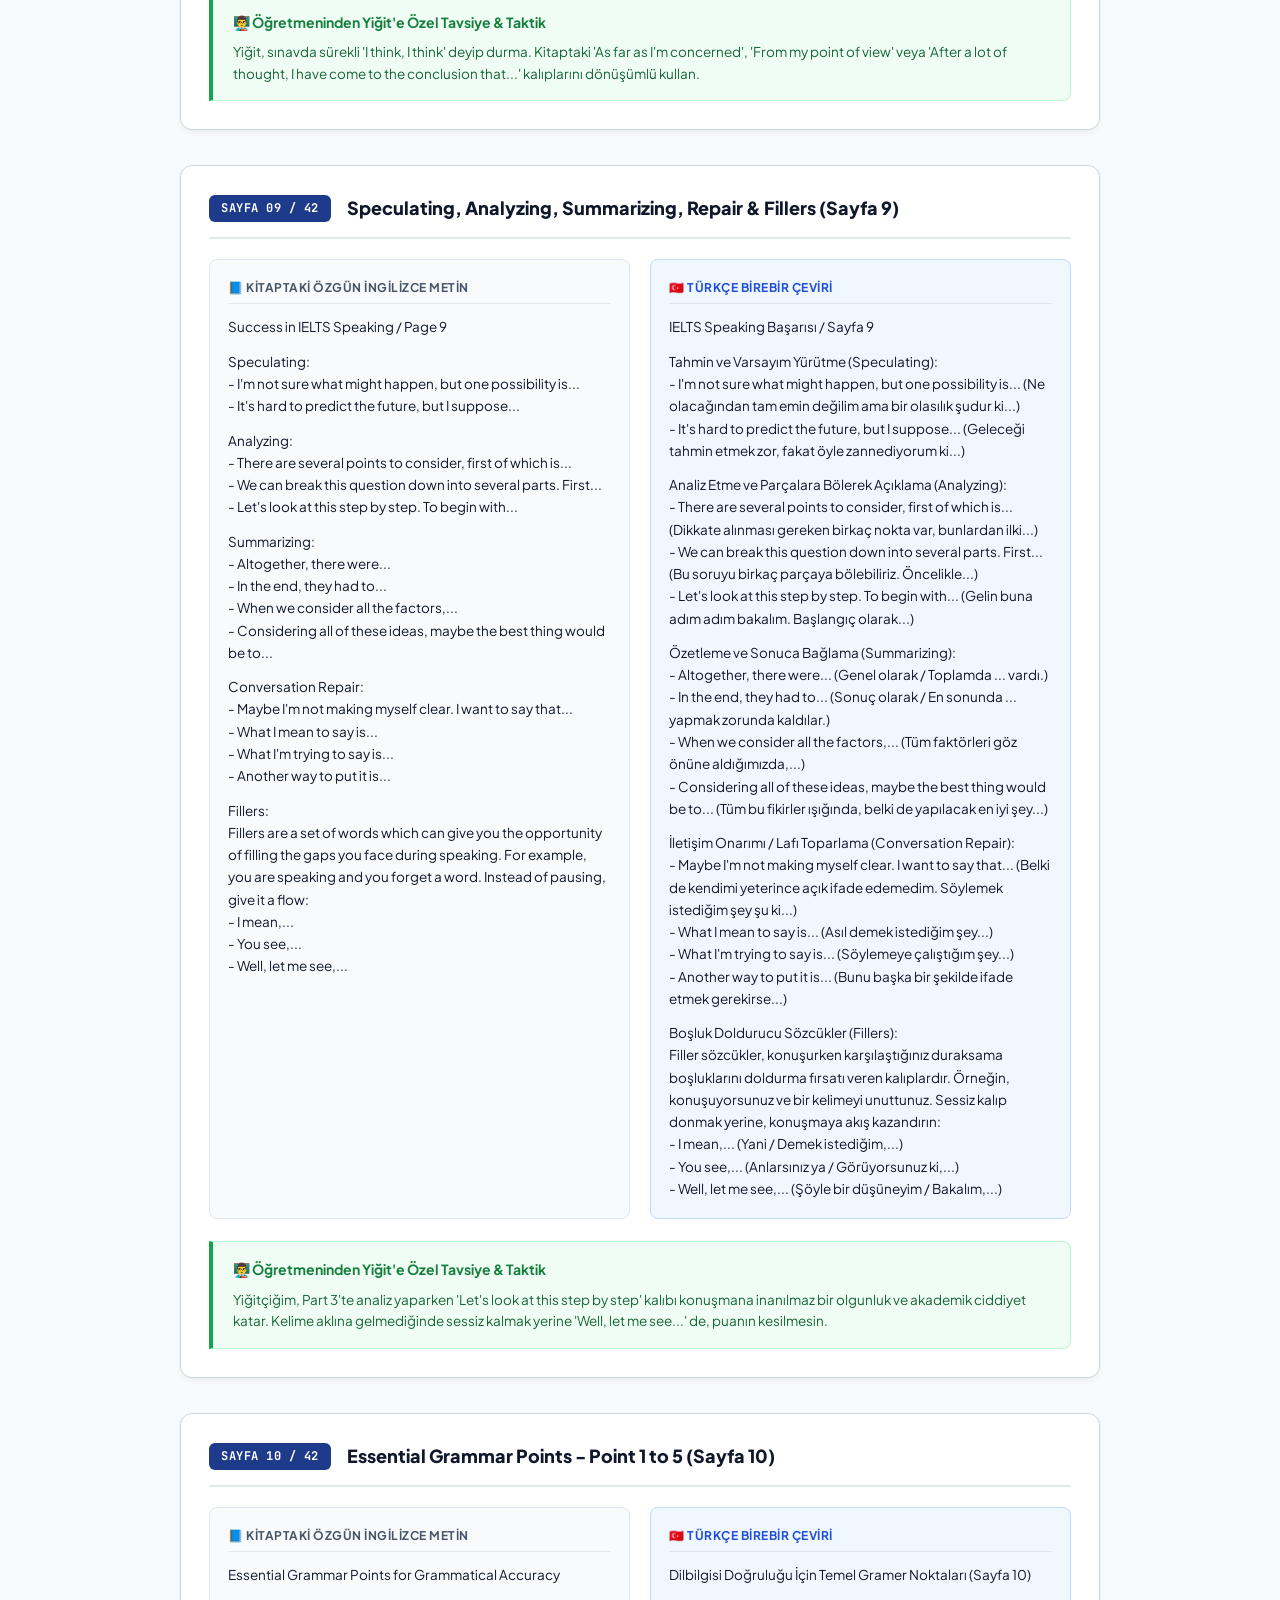
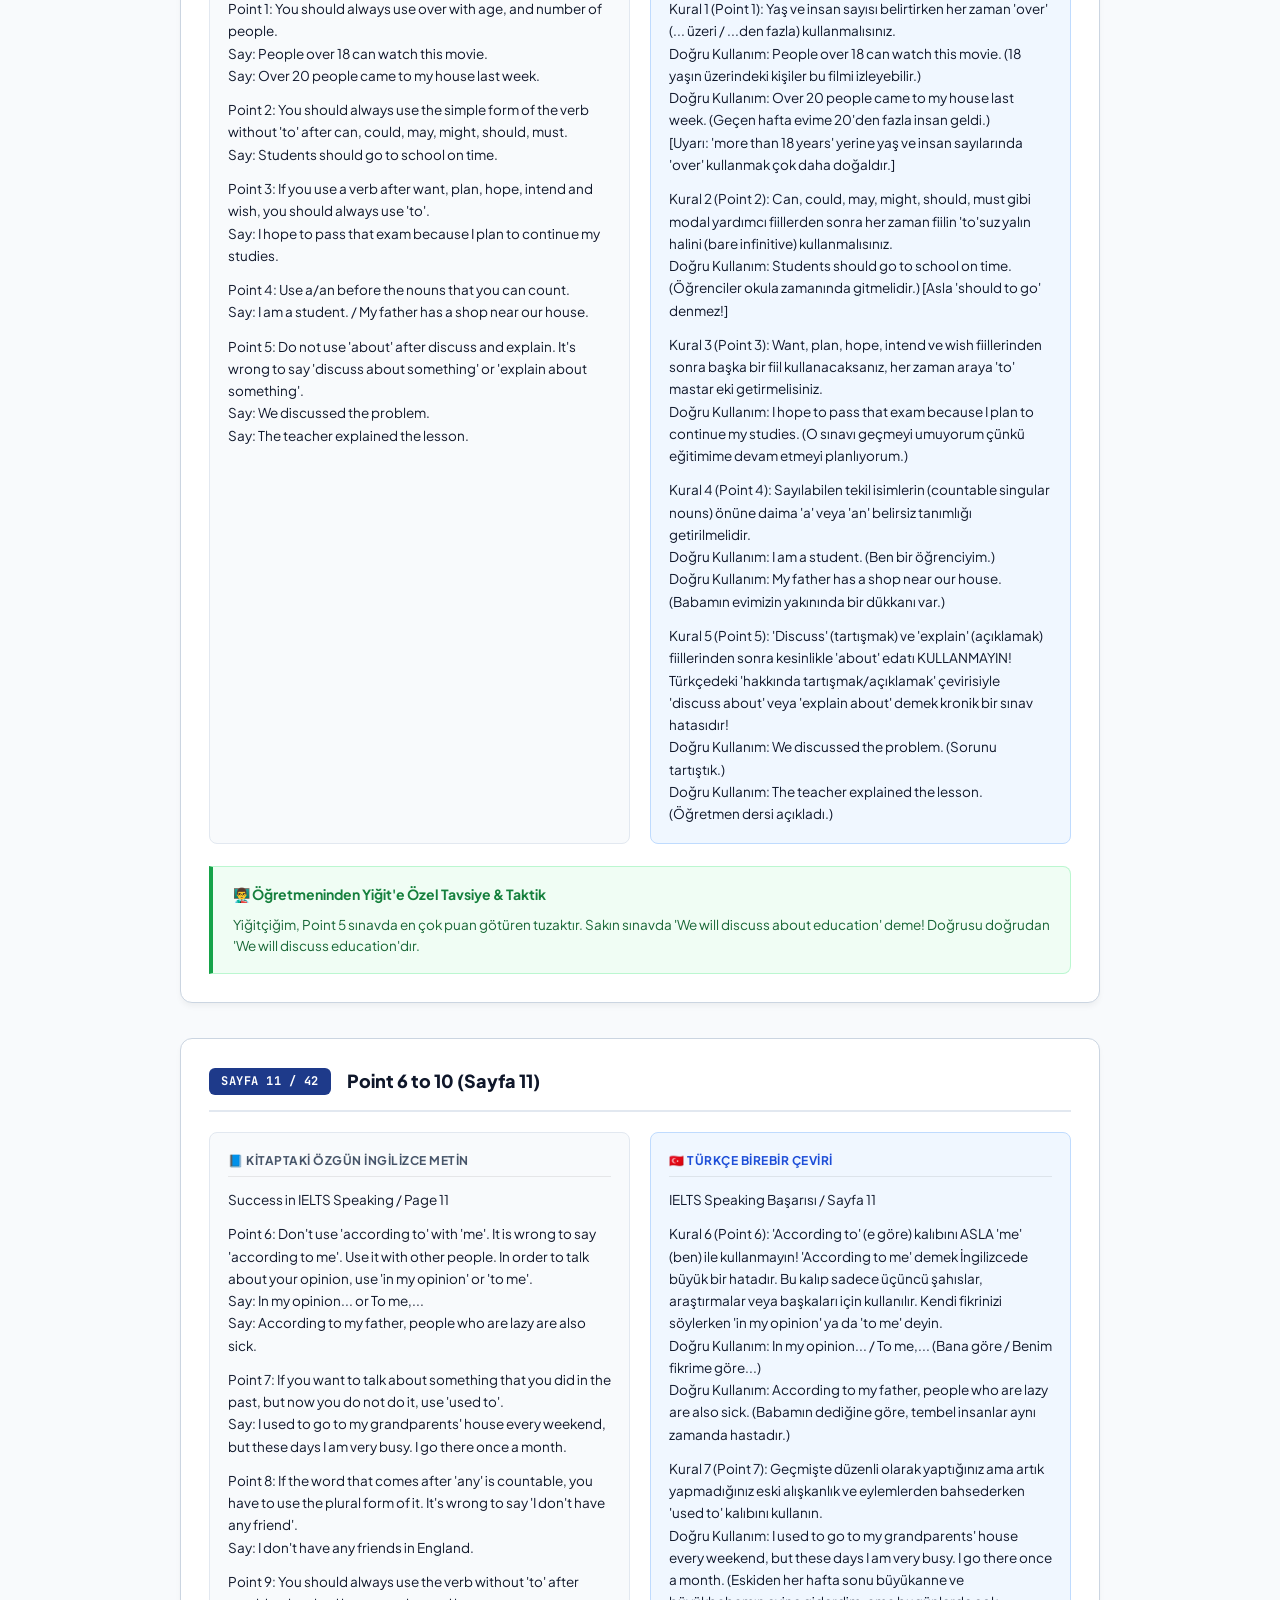
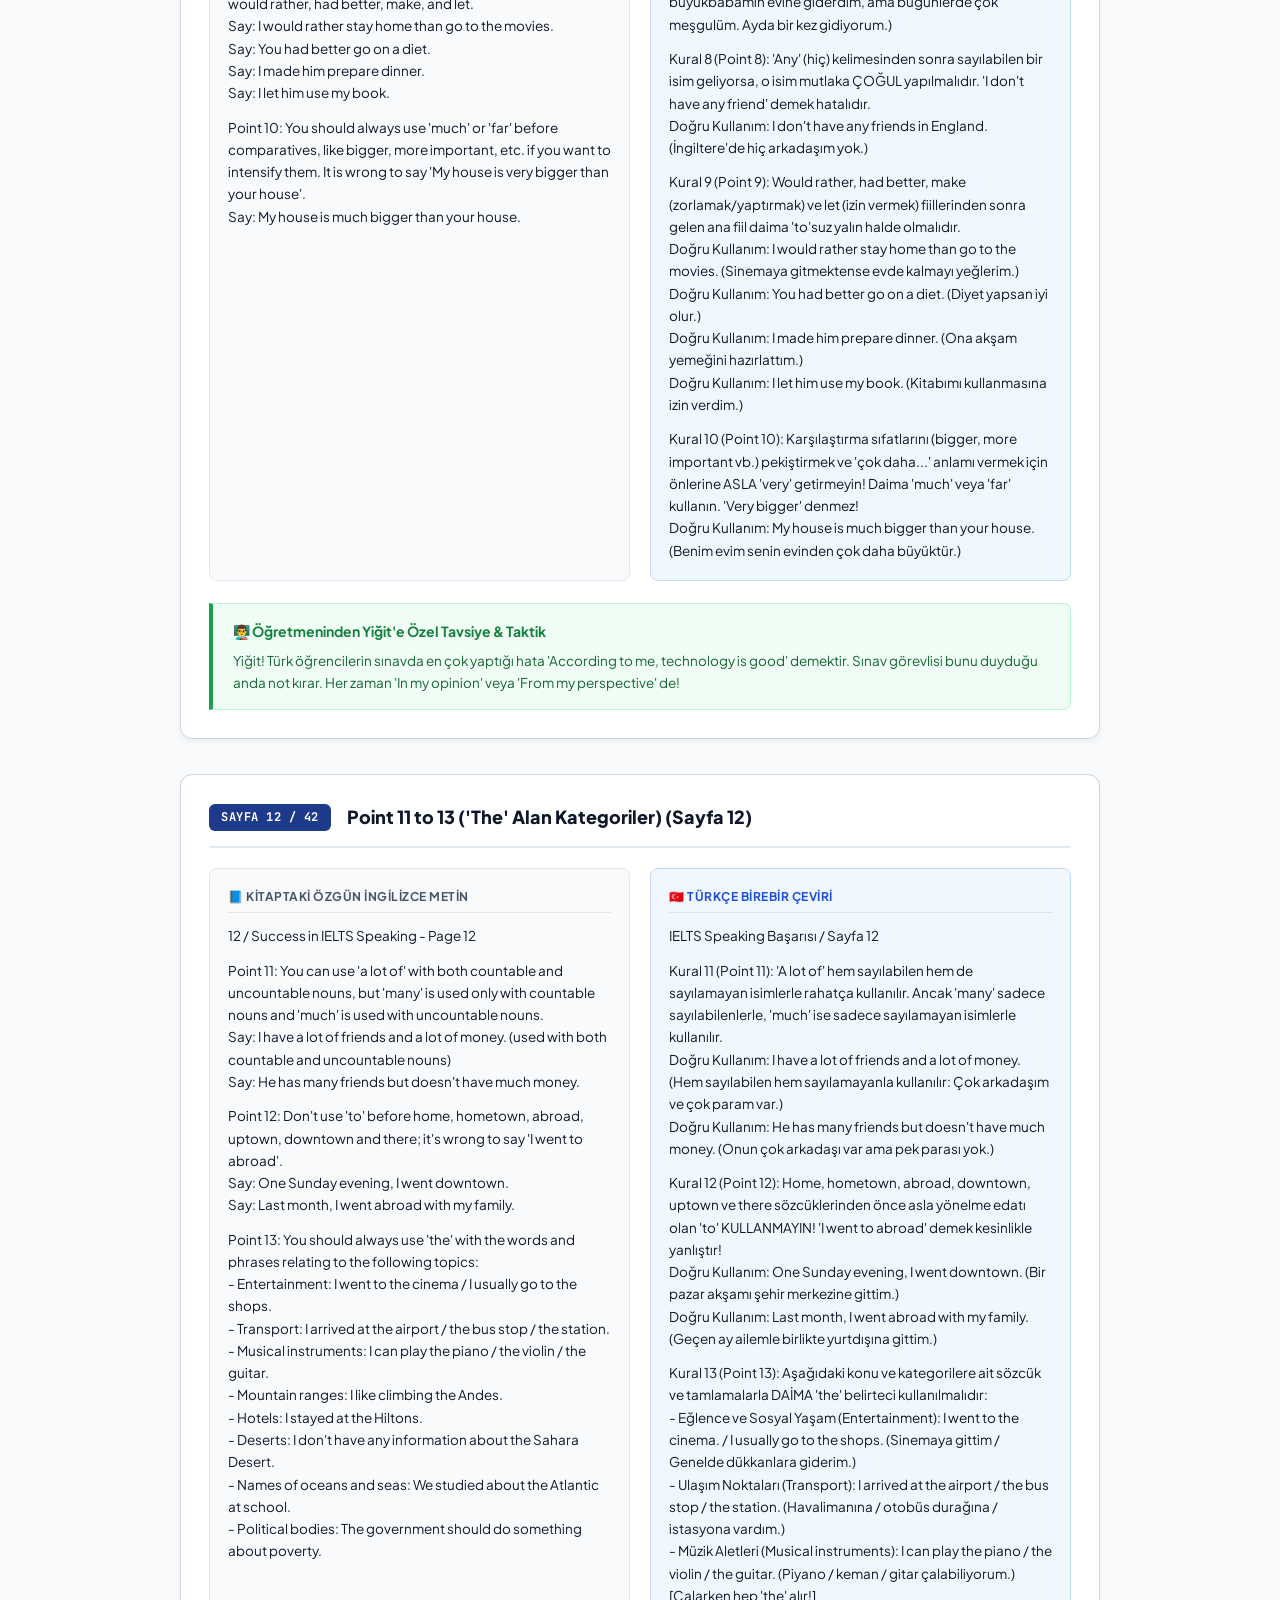
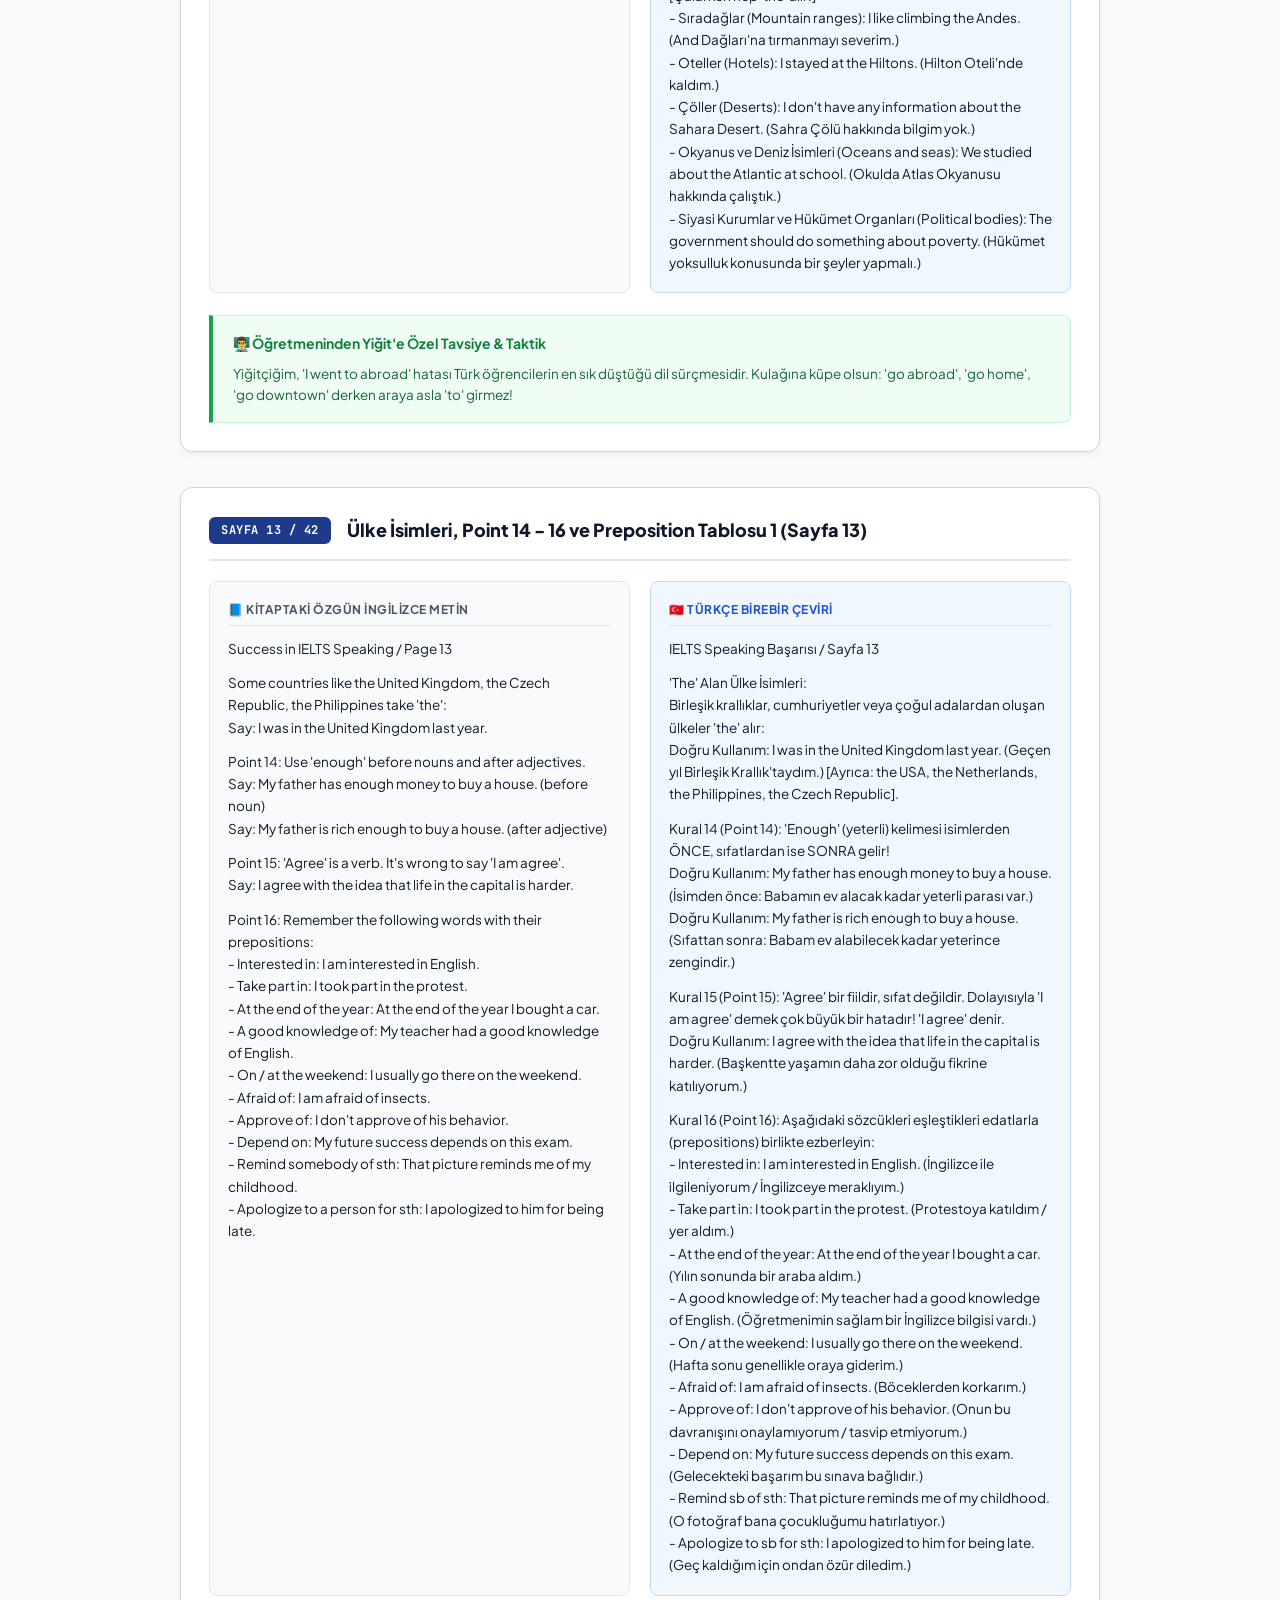
<file: IELTS_Speaking_Success_in_Speaking_Yigit_Kitap_Cevirisi.html>
<!DOCTYPE html>
<html lang="tr">
<head>
  <meta charset="UTF-8">
  <title>IELTS Speaking: Success in Speaking - Yiğit İçin Birebir Kitap Çevirisi (Sayfa 1 - 42)</title>
  <style>
    @import url('https://fonts.googleapis.com/css2?family=Plus+Jakarta+Sans:wght@300;400;500;600;700;800&family=JetBrains+Mono:wght@400;600&display=swap');

    :root {
      --primary: #1e3a8a;
      --primary-light: #eff6ff;
      --secondary: #0284c7;
      --accent: #d97706;
      --accent-light: #fffbeb;
      --teacher-bg: #f0fdf4;
      --teacher-border: #16a34a;
      --text-main: #0f172a;
      --text-muted: #475569;
      --border-color: #cbd5e1;
      --card-bg: #ffffff;
    }

    * {
      box-sizing: border-box;
      margin: 0;
      padding: 0;
    }

    body {
      font-family: 'Plus Jakarta Sans', -apple-system, BlinkMacSystemFont, "Segoe UI", Roboto, sans-serif;
      color: var(--text-main);
      background-color: #f8fafc;
      line-height: 1.6;
      font-size: 14px;
    }

    .container {
      max-width: 960px;
      margin: 0 auto;
      padding: 20px;
    }

    /* Cover Page */
    .cover-page {
      background: linear-gradient(135deg, #0f172a 0%, #1e3a8a 50%, #0369a1 100%);
      color: white;
      padding: 80px 40px;
      border-radius: 16px;
      margin-bottom: 40px;
      text-align: center;
      page-break-after: always;
      box-shadow: 0 10px 25px -5px rgba(0, 0, 0, 0.2);
    }

    .cover-badge {
      display: inline-block;
      background: rgba(255, 255, 255, 0.15);
      backdrop-filter: blur(8px);
      border: 1px solid rgba(255, 255, 255, 0.3);
      padding: 6px 16px;
      border-radius: 9999px;
      font-weight: 700;
      font-size: 13px;
      letter-spacing: 1.5px;
      text-transform: uppercase;
      margin-bottom: 24px;
    }

    .cover-title {
      font-size: 40px;
      font-weight: 800;
      line-height: 1.2;
      margin-bottom: 16px;
      letter-spacing: -0.5px;
    }

    .cover-subtitle {
      font-size: 20px;
      font-weight: 500;
      color: #93c5fd;
      margin-bottom: 30px;
    }

    .cover-divider {
      width: 80px;
      height: 4px;
      background: #38bdf8;
      margin: 0 auto 30px;
      border-radius: 2px;
    }

    .cover-desc {
      font-size: 16px;
      max-width: 700px;
      margin: 0 auto 40px;
      color: #e2e8f0;
      line-height: 1.7;
    }

    .cover-dedication {
      background: rgba(255, 255, 255, 0.1);
      border: 1px solid rgba(255, 255, 255, 0.2);
      border-radius: 12px;
      padding: 24px 30px;
      max-width: 760px;
      margin: 0 auto;
      text-align: left;
    }

    .cover-dedication h3 {
      font-size: 16px;
      font-weight: 700;
      color: #fbbf24;
      margin-bottom: 8px;
      display: flex;
      align-items: center;
      gap: 8px;
    }

    .cover-dedication p {
      font-size: 14px;
      color: #f1f5f9;
      font-style: italic;
    }

    /* Table of Contents */
    .toc-card {
      background: white;
      border: 1px solid var(--border-color);
      border-radius: 12px;
      padding: 30px;
      margin-bottom: 40px;
      page-break-after: always;
      box-shadow: 0 4px 6px -1px rgba(0, 0, 0, 0.05);
    }

    .toc-title {
      font-size: 22px;
      font-weight: 800;
      color: var(--primary);
      margin-bottom: 20px;
      border-bottom: 2px solid #e2e8f0;
      padding-bottom: 10px;
    }

    .toc-item {
      display: flex;
      justify-content: space-between;
      align-items: baseline;
      padding: 12px 0;
      border-bottom: 1px dashed #e2e8f0;
    }

    .toc-sec {
      font-weight: 700;
      color: #1e293b;
    }

    .toc-pages {
      font-family: 'JetBrains Mono', monospace;
      font-size: 13px;
      color: #0284c7;
      font-weight: 600;
    }

    /* Page Card */
    .book-page-card {
      background: white;
      border: 1px solid var(--border-color);
      border-radius: 12px;
      padding: 28px;
      margin-bottom: 35px;
      box-shadow: 0 4px 6px -1px rgba(0, 0, 0, 0.05);
      page-break-before: always;
    }

    .page-header {
      display: flex;
      justify-content: space-between;
      align-items: center;
      border-bottom: 2px solid #e2e8f0;
      padding-bottom: 14px;
      margin-bottom: 20px;
    }

    .page-badge {
      background: var(--primary);
      color: white;
      font-family: 'JetBrains Mono', monospace;
      font-weight: 700;
      font-size: 12px;
      padding: 4px 12px;
      border-radius: 6px;
      text-transform: uppercase;
      letter-spacing: 0.5px;
    }

    .page-title {
      font-size: 18px;
      font-weight: 800;
      color: #0f172a;
      flex: 1;
      margin-left: 16px;
    }

    /* Dual Column Layout */
    .dual-grid {
      display: grid;
      grid-template-columns: 1fr 1fr;
      gap: 20px;
      margin-bottom: 22px;
    }

    .box-en {
      background: #f8fafc;
      border: 1px solid #e2e8f0;
      border-radius: 8px;
      padding: 18px;
    }

    .box-tr {
      background: #f0f7ff;
      border: 1px solid #bfdbfe;
      border-radius: 8px;
      padding: 18px;
    }

    .box-label {
      display: flex;
      align-items: center;
      gap: 6px;
      font-size: 12px;
      font-weight: 700;
      text-transform: uppercase;
      letter-spacing: 0.5px;
      margin-bottom: 12px;
      padding-bottom: 6px;
      border-bottom: 1px solid rgba(0, 0, 0, 0.08);
    }

    .box-en .box-label {
      color: #475569;
    }

    .box-tr .box-label {
      color: #1d4ed8;
    }

    .box-body {
      font-size: 13.5px;
      line-height: 1.65;
    }

    .box-body p {
      margin-bottom: 12px;
    }

    .box-body p:last-child {
      margin-bottom: 0;
    }

    /* Teacher Guidance Callout */
    .teacher-card {
      background: var(--teacher-bg);
      border-left: 4px solid var(--teacher-border);
      border-top: 1px solid #bbf7d0;
      border-right: 1px solid #bbf7d0;
      border-bottom: 1px solid #bbf7d0;
      border-radius: 0 8px 8px 0;
      padding: 16px 20px;
    }

    .teacher-header {
      display: flex;
      align-items: center;
      gap: 8px;
      font-size: 14px;
      font-weight: 700;
      color: #15803d;
      margin-bottom: 8px;
    }

    .teacher-content {
      font-size: 13.5px;
      color: #166534;
      line-height: 1.6;
    }

    .teacher-content p {
      margin-bottom: 8px;
    }

    .teacher-content p:last-child {
      margin-bottom: 0;
    }

    /* Print Styles */
    @media print {
      body {
        background: white;
        font-size: 12pt;
      }
      .container {
        max-width: 100%;
        padding: 0;
      }
      .book-page-card {
        border: none;
        box-shadow: none;
        padding: 0;
        margin-bottom: 0;
        page-break-before: always;
        height: 100%;
      }
      .cover-page {
        border-radius: 0;
        box-shadow: none;
        height: 100vh;
        display: flex;
        flex-direction: column;
        justify-content: center;
      }
      .toc-card {
        border: none;
        box-shadow: none;
        padding: 0;
      }
    }
  </style>
</head>
<body>

<div class="container">

  <!-- COVER PAGE -->
  <div class="cover-page">
    <div class="cover-badge">IELTS SPEAKING MASTER GUIDE</div>
    <h1 class="cover-title">SUCCESS IN IELTS SPEAKING</h1>
    <div class="cover-subtitle">Yiğit İçin Özel Birebir Kitap Çevirisi & Öğretmen Rehberi</div>
    <div class="cover-divider"></div>
    <div class="cover-desc">
      Orijinal kitabın <strong>Sayfa 1'den Sayfa 42'ye kadar olan tüm sayfaları</strong>, hiçbir eksik bırakılmadan, kitap içeriğine sadık kalınarak ve her sayfaya özel öğretmen rehberliğiyle hazırlandı.
    </div>

    <div class="cover-dedication">
      <h3>👨‍🏫 Sevgili Yiğit'e Öğretmeninden Not:</h3>
      <p>
        "Yiğitçiğim, bu çalışma senin IELTS Speaking sınavına en doğru, en eksiksiz ve en güvenilir kaynakla hazırlanman için hazırlandı. Kitaptaki her bir band kriteri, akıcılık kalıpları, 50 altın gramer kuralı, 80'den fazla deyimsel ifade ve sınav salonunda hayat kurtaran stratejilerin tamamı elinin altında. Bu kitaba adım adım çalışıp ses kaydı pratiği yaptığında, hedeflediğin Band 7.5 - 8.0+ skoruna rahatlıkla ulaşacaksın. Başarılar dilerim!"
      </p>
    </div>
  </div>

  <!-- TABLE OF CONTENTS -->
  <div class="toc-card">
    <h2 class="toc-title">📖 İçindekiler / Table of Contents</h2>
    <div class="toc-item">
      <span class="toc-sec">Bölüm 1: Değerlendirme Kriterleri & Band Tanımları (Band 5 - 9)</span>
      <span class="toc-pages">Sayfa 1 – 6</span>
    </div>
    <div class="toc-item">
      <span class="toc-sec">Bölüm 2: Akıcılık & Tutarlılık İçin Fonksiyonel Cümle Kalıpları</span>
      <span class="toc-pages">Sayfa 7 – 9</span>
    </div>
    <div class="toc-item">
      <span class="toc-sec">Bölüm 3: Temel Gramer Kuralları (Nokta 1 - 50) & Edat Tabloları</span>
      <span class="toc-pages">Sayfa 10 – 20</span>
    </div>
    <div class="toc-item">
      <span class="toc-sec">Bölüm 4: Kelime Zenginliği İçin Deyimsel İfadeler (Useful Idiomatic Language)</span>
      <span class="toc-pages">Sayfa 21 – 36</span>
    </div>
    <div class="toc-item">
      <span class="toc-sec">Bölüm 5: Etkili Performans İçin Hayati İpuçları (Essential Tips: Part 1, 2, 3 & Kurallar 1-10)</span>
      <span class="toc-pages">Sayfa 37 – 42</span>
    </div>
  </div>

  <!-- ALL 42 PAGES -->

  <!-- PAGE 1 -->
  <div class="book-page-card" id="page-1">
    <div class="page-header">
      <div class="page-badge">SAYFA 01 / 42</div>
      <div class="page-title">IELTS Speaking Assessment Areas (Değerlendirme Alanları)</div>
    </div>

    <div class="dual-grid">
      <div class="box-en">
        <div class="box-label">📘 Kitaptaki Özgün İngilizce Metin</div>
        <div class="box-body">
          <p>IELTS Speaking Assessment Areas<br>In order to get high band scores in the speaking module of the IELTS, you need to know the speaking assessment areas. Below are the four areas of speaking ability to be assessed:</p>
<p>1- Fluency and Coherence:<br>Does the examiner have any problems in order to understand you?<br>Does your speech flow smoothly or does it have a lot of pauses?</p>
<p>2- Lexical Resource:<br>Do you use expressions and vocabulary correctly?<br>Do you have a wide range of vocabulary?<br>Do you keep on repeating the same expressions and words?</p>
<p>3- Grammatical Range and Accuracy:<br>Is your English grammar accurate?</p>
<p>4- Pronunciation:<br>Do you use the right intonation patterns, stress and sounds of English?</p>
<p>Since IELTS bands required by different universities fall between 5.5 and 8.5, the necessary components for bands 5 to 9 are mentioned below.</p>
        </div>
      </div>

      <div class="box-tr">
        <div class="box-label">🇹🇷 Türkçe Birebir Çeviri</div>
        <div class="box-body">
          <p>IELTS Konuşma Değerlendirme Alanları<br>IELTS sınavının konuşma (Speaking) modülünden yüksek puan (Band Score) alabilmek için, sınav görevlisinin sizi hangi kriterlere göre değerlendirdiğini tam olarak bilmeniz gerekir. Konuşma yeteneğinizin ölçüleceği 4 ana değerlendirme alanı aşağıdadır:</p>
<p>1. Akıcılık ve Bütünlük (Fluency and Coherence):<br>Sınav görevlisi sizi anlamakta herhangi bir güçlük çekiyor mu?<br>Konuşmanız pürüzsüz ve doğal bir akışla mı ilerliyor, yoksa çok fazla duraklama ve kesinti mi var?</p>
<p>2. Kelime Zenginliği ve Çeşitliliği (Lexical Resource):<br>Kelimeleri ve deyimsel ifadeleri bağlamına uygun ve doğru kullanıyor musunuz?<br>Geniş bir kelime dağarcığınız var mı?<br>Sürekli aynı temel kelimeleri ve kalıpları tekrar edip duruyor musunuz?</p>
<p>3. Dilbilgisi Çeşitliliği ve Doğruluk (Grammatical Range and Accuracy):<br>İngilizce grameriniz ne kadar doğru ve hatasız? Basit ve karmaşık cümleleri dengeli kurabiliyor musunuz?</p>
<p>4. Telaffuz ve Vurgu (Pronunciation):<br>İngilizcenin doğru tonlama kalıplarını, kelime/cümle vurgularını ve sesletimlerini doğal bir şekilde kullanabiliyor musunuz?</p>
<p>Farklı üniversitelerin talep ettiği IELTS konuşma puanları genellikle 5.5 ile 8.5 arasında değiştiği için, Band 5&#x27;ten Band 9&#x27;a kadar gereken tüm resmi kriter bileşenleri takip eden sayfalarda tek tek açıklanmıştır.</p>
        </div>
      </div>
    </div>

    <div class="teacher-card">
      <div class="teacher-header">
        <span>👨‍🏫 Öğretmeninden Yiğit'e Özel Tavsiye & Taktik</span>
      </div>
      <div class="teacher-content">
        <p>Yiğitçiğim, sınav odasına girdiğinde görevlinin elindeki değerlendirme formunda sadece bu 4 başlık vardır. Sınavda hedefin her 4 alanda da en az 7.5 ve üzerine çıkmaktır. Özellikle &#x27;Fluency&#x27; (akıcılık) ve &#x27;Grammatical Accuracy&#x27; (hatasız cümleler) senin en güçlü iki kalen olmalıdır.</p>
      </div>
    </div>
  </div>

  <!-- PAGE 2 -->
  <div class="book-page-card" id="page-2">
    <div class="page-header">
      <div class="page-badge">SAYFA 02 / 42</div>
      <div class="page-title">Band 9: Uzman ve Yetkin Konuşmacı (Expert Speaker)</div>
    </div>

    <div class="dual-grid">
      <div class="box-en">
        <div class="box-label">📘 Kitaptaki Özgün İngilizce Metin</div>
        <div class="box-body">
          <p>IELTS Speaking Band Descriptor (Public Version) - Band 9</p>
<p>Fluency and Coherence:<br>- He/she speaks fluently with only rare repetition or self-correction; any hesitation is content-related rather than to find words or grammar.<br>- He/she speaks coherently with fully appropriate cohesive features.<br>- He/she develops topics fully and appropriately.</p>
<p>Lexical Resource:<br>- He/she uses vocabulary with full flexibility and precision in all topics.<br>- He/she uses idiomatic language naturally and accurately.</p>
<p>Grammatical Range and Accuracy:<br>- He/she uses a full range of structures naturally and appropriately.<br>- He/she produces consistently accurate structures apart from &#x27;slips&#x27; which are characteristic of native speaker speech.</p>
<p>Pronunciation:<br>- He/she uses a full range of pronunciation features with precision and subtlety.<br>- He/she sustains flexible use of features throughout.<br>- He/she is effortless to understand.</p>
        </div>
      </div>

      <div class="box-tr">
        <div class="box-label">🇹🇷 Türkçe Birebir Çeviri</div>
        <div class="box-body">
          <p>IELTS Konuşma Band Tanımları (Resmi Versiyon) - Band 9</p>
<p>Akıcılık ve Bütünlük (Fluency and Coherence):<br>- Son derece akıcı konuşur; kendini düzeltme veya tekrar çok nadirdir. Oluşan herhangi bir duraklama kesinlikle kelime ya da gramer arayışından değil, doğrudan konunun içeriği üzerine düşünmekten kaynaklanır.<br>- Fikirleri birbirine bağlayan bağlaçları ve geçiş unsurlarını kusursuz ve tam yerinde kullanarak tutarlı konuşur.<br>- Konuları eksiksiz, derinlemesine ve amaca tamamen uygun şekilde geliştirir.</p>
<p>Kelime Çeşitliliği (Lexical Resource):<br>- Tüm konularda kelimeleri tam bir esneklik ve milimetrik bir hassasiyetle (precision) kullanır.<br>- Deyimsel dili (idiomatic language) anadili İngilizce olan biri gibi son derece doğal ve hatasız kullanır.</p>
<p>Dilbilgisi Çeşitliliği ve Doğruluk (Grammatical Range and Accuracy):<br>- Cümle yapılarının tüm çeşitliliğini son derece doğal ve uygun şekilde sergiler.<br>- Anadili İngilizce olan konuşmacıların bile günlük dilde yapabileceği anlık küçük dil sürçmeleri (&#x27;slips&#x27;) haricinde, sürekli ve istikrarlı biçimde tamamen hatasız cümleler üretir.</p>
<p>Telaffuz (Pronunciation):<br>- Telaffuzun tüm inceliklerini hassasiyet ve ustalıkla sergiler.<br>- Vurgu ve tonlama özelliklerini sınav boyunca esnek ve kesintisiz sürdürür.<br>- Dinleyen kişi için onu anlamak sıfır efor gerektirir (son derece berraktır).</p>
        </div>
      </div>
    </div>

    <div class="teacher-card">
      <div class="teacher-header">
        <span>👨‍🏫 Öğretmeninden Yiğit'e Özel Tavsiye & Taktik</span>
      </div>
      <div class="teacher-content">
        <p>Band 9 seviyesinde duraklamalar asla İngilizce eksikliğinden olmaz; tıpkı Türkçe felsefi bir soruya cevap verirken derin düşündüğün anlar gibidir. Deyimler asla eğreti durmaz, tam yerine oturur.</p>
      </div>
    </div>
  </div>

  <!-- PAGE 3 -->
  <div class="book-page-card" id="page-3">
    <div class="page-header">
      <div class="page-badge">SAYFA 03 / 42</div>
      <div class="page-title">Band 8: Çok İyi Düzey Konuşmacı (Very Good Speaker)</div>
    </div>

    <div class="dual-grid">
      <div class="box-en">
        <div class="box-label">📘 Kitaptaki Özgün İngilizce Metin</div>
        <div class="box-body">
          <p>Success in IELTS Speaking / Page 3 - Band 8</p>
<p>Fluency and Coherence:<br>- He/she speaks fluently with only occasional repetition or self-correction.<br>- The speaker&#x27;s hesitation is usually content-related and only rarely to search for language.<br>- He/she develops topics coherently and appropriately.</p>
<p>Lexical Resource:<br>- He/she uses a wide vocabulary resource readily and flexibly to convey precise meaning.<br>- He/she uses less common and idiomatic vocabulary skillfully with occasional inaccuracies.<br>- He/she uses paraphrase effectively as required.</p>
<p>Grammatical Range and Accuracy:<br>- He/she uses a wide range of structures flexibly.<br>- He/she produces a majority of error-free sentences with only very occasional inappropriate sentences or basic/non-systematic errors.</p>
<p>Pronunciation:<br>- He/she is easy to understand throughout, with L1 accent having minimal effect on intelligibility.<br>- He/she uses a wide range of phonological features to convey meaning effectively.</p>
        </div>
      </div>

      <div class="box-tr">
        <div class="box-label">🇹🇷 Türkçe Birebir Çeviri</div>
        <div class="box-body">
          <p>IELTS Speaking Başarısı / Sayfa 3 - Band 8</p>
<p>Akıcılık ve Bütünlük (Fluency and Coherence):<br>- Sadece ara sıra görülen tekrar veya kendini düzeltmelerle son derece akıcı konuşur.<br>- Konuşmacının duraklamaları genellikle düşünce/içerik geliştirmeye yöneliktir; kelime veya dil kuralı aramak için duraksaması çok nadirdir.<br>- Konuları tutarlı, mantıklı ve amaca uygun şekilde genişletir.</p>
<p>Kelime Çeşitliliği (Lexical Resource):<br>- Tam ve kesin anlamı aktarmak için geniş bir kelime dağarcığını zahmetsizce ve esnek bir biçimde devreye sokar.<br>- Yaygın olmayan akademik kelimeleri ve deyimleri (idiomatic vocabulary) büyük bir ustalıkla kullanır; nadiren ufak stilistik uygunsuzluklar görülebilir.<br>- Gerektiğinde aynı fikri farklı kelimelerle ifade etmeyi (paraphrase) çok etkili biçimde başarır.</p>
<p>Dilbilgisi Çeşitliliği ve Doğruluk (Grammatical Range and Accuracy):<br>- Geniş bir yapı ve cümle yelpazesini esnekçe kullanır.<br>- Cümlelerinin ezici çoğunluğunu tamamen hatasız (majority of error-free sentences) üretir; yalnızca çok nadir uygunsuzluklar veya sistemsel olmayan basit kaymalar yapar.</p>
<p>Telaffuz (Pronunciation):<br>- Sınav boyunca baştan sona çok rahat anlaşılır; ana dilinin (L1) aksanı konuşmanın anlaşılırlığını neredeyse hiç etkilemez.<br>- Anlamı ve duyguyu etkili aktarmak için geniş bir sesletim ve tonlama yelpazesini kullanır.</p>
        </div>
      </div>
    </div>

    <div class="teacher-card">
      <div class="teacher-header">
        <span>👨‍🏫 Öğretmeninden Yiğit'e Özel Tavsiye & Taktik</span>
      </div>
      <div class="teacher-content">
        <p>Yiğitçiğim! İşte seninle hedeflediğimiz ana basamak tam olarak burası: Band 8. Cümlelerinin büyük kısmında gramer hatası olmamalı, duraksadığında &#x27;eee&#x27; demek yerine fikrini toparlayan düşünme kalıplarını devreye sokmalısın.</p>
      </div>
    </div>
  </div>

  <!-- PAGE 4 -->
  <div class="book-page-card" id="page-4">
    <div class="page-header">
      <div class="page-badge">SAYFA 04 / 42</div>
      <div class="page-title">Band 7: İyi Düzey Konuşmacı (Good Speaker)</div>
    </div>

    <div class="dual-grid">
      <div class="box-en">
        <div class="box-label">📘 Kitaptaki Özgün İngilizce Metin</div>
        <div class="box-body">
          <p>4 / Success in IELTS Speaking - Band 7</p>
<p>Fluency and Coherence:<br>- He/she speaks at length without noticeable effort or loss of coherence.<br>- He/she may demonstrate language-related hesitation at times, or some repetition and/or self-correction.<br>- He/she uses a range of connectives and discourse markers with some flexibility.</p>
<p>Lexical Resource:<br>- He/she uses vocabulary resource flexibly to discuss a variety of topics.<br>- He/she uses some less common and idiomatic vocabulary and shows some awareness of style and collocation, with some inappropriate choices.<br>- He/she uses paraphrase effectively.</p>
<p>Grammatical Range and Accuracy:<br>- He/she uses a range of complex structures with some flexibility.<br>- He/she frequently produces error-free sentences, though some grammatical mistakes persist.</p>
<p>Pronunciation:<br>- He/she shows all the positive features of Band 6 and some, but not all, of the positive features of Band 8.</p>
        </div>
      </div>

      <div class="box-tr">
        <div class="box-label">🇹🇷 Türkçe Birebir Çeviri</div>
        <div class="box-body">
          <p>4 / IELTS Speaking Başarısı - Band 7</p>
<p>Akıcılık ve Bütünlük (Fluency and Coherence):<br>- Gözle görülür bir zorlanma yaşamadan ve düşünce bütünlüğünü kaybetmeden uzun uzadıya konuşabilir.<br>- Zaman zaman dil arayışına bağlı duraklamalar, hafif tekrarlar veya kendini düzeltmeler sergileyebilir.<br>- Çeşitli bağlaçları ve söylem belirteçlerini (discourse markers) belli bir esneklikle kullanır.</p>
<p>Kelime Çeşitliliği (Lexical Resource):<br>- Çok çeşitli konuları tartışabilmek için kelime haznesini esnekçe kullanır.<br>- Yaygın olmayan ileri düzey kelimeleri ve deyimleri kullanır; kelime eşleşmelerine (collocation) ve üsluba dair farkındalık gösterir, ancak bazen uygunsuz kelime seçimleri yapabilir.<br>- Başka sözcüklerle ifade etme (paraphrase) becerisini etkili biçimde uygular.</p>
<p>Dilbilgisi Çeşitliliği ve Doğruluk (Grammatical Range and Accuracy):<br>- Karmaşık cümle yapılarını (complex structures) esnek bir şekilde kullanır.<br>- Sıklıkla tamamen hatasız cümleler (frequently produces error-free sentences) kurar; yine de bazı gramer hataları devam edebilir.</p>
<p>Telaffuz (Pronunciation):<br>- Band 6&#x27;nın tüm olumlu özelliklerini ve Band 8&#x27;in bazı olumlu telaffuz özelliklerini bünyesinde barındırır.</p>
        </div>
      </div>
    </div>

    <div class="teacher-card">
      <div class="teacher-header">
        <span>👨‍🏫 Öğretmeninden Yiğit'e Özel Tavsiye & Taktik</span>
      </div>
      <div class="teacher-content">
        <p>Band 7 almanın en temel şartı kitapta açıkça belirtildiği gibi &#x27;frequently produces error-free sentences&#x27; yani sıklıkla hatasız cümleler kurmaktır. Türkçeden kelime kelime çeviri hatalarını elediğin an Band 7&#x27;nin üzerindesin.</p>
      </div>
    </div>
  </div>

  <!-- PAGE 5 -->
  <div class="book-page-card" id="page-5">
    <div class="page-header">
      <div class="page-badge">SAYFA 05 / 42</div>
      <div class="page-title">Band 6: Yetkin Konuşmacı (Competent Speaker)</div>
    </div>

    <div class="dual-grid">
      <div class="box-en">
        <div class="box-label">📘 Kitaptaki Özgün İngilizce Metin</div>
        <div class="box-body">
          <p>Success in IELTS Speaking / Page 5 - Band 6</p>
<p>Fluency and Coherence:<br>- He/she is willing to speak at length, though may lose coherence at times due to his/her occasional repetition, self-correction or hesitation.<br>- He/she uses a range of connectives and discourse markers but not always appropriately.</p>
<p>Lexical Resource:<br>- He/she has a wide enough vocabulary to discuss topics at length and make meaning clear in spite of inappropriacies.<br>- He/she generally paraphrases successfully.</p>
<p>Grammatical Range and Accuracy:<br>- He/she uses a mix of simple and complex structures, but with limited flexibility.<br>- He/she may make frequent mistakes with complex structures, though these rarely cause comprehension problems.</p>
<p>Pronunciation:<br>- He/she uses a range of pronunciation features with mixed control.<br>- Shows some effective use of features but this is not sustained.<br>- He/she can generally be understood throughout, though mispronunciation of individual words or sounds reduces clarity at times.</p>
        </div>
      </div>

      <div class="box-tr">
        <div class="box-label">🇹🇷 Türkçe Birebir Çeviri</div>
        <div class="box-body">
          <p>IELTS Speaking Başarısı / Sayfa 5 - Band 6</p>
<p>Akıcılık ve Bütünlük (Fluency and Coherence):<br>- Uzun konuşmaya isteklidir, ancak ara sıra yaptığı tekrarlar, kendini düzeltmeler veya duraksamalar nedeniyle zaman zaman fikir bütünlüğünü kaybedebilir.<br>- Çeşitli bağlaçları ve geçiş ifadelerini kullanır, ancak bunları her zaman yerli yerinde ve doğru şekilde kullanamaz.</p>
<p>Kelime Çeşitliliği (Lexical Resource):<br>- Konuları uzun uzadıya tartışmaya ve bazı kelime seçim hatalarına rağmen meramını anlatmaya yetecek genişlikte bir kelime haznesine sahiptir.<br>- Genel olarak farklı kelimelerle anlatma (paraphrase) işini başarır.</p>
<p>Dilbilgisi Çeşitliliği ve Doğruluk (Grammatical Range and Accuracy):<br>- Basit ve karmaşık cümleleri harmanlar, ancak esnekliği sınırlıdır.<br>- Karmaşık cümleler kurarken sık sık gramer hataları yapabilir; fakat bu hatalar dinleyicinin onu anlamasını nadiren engeller.</p>
<p>Telaffuz (Pronunciation):<br>- Telaffuz özelliklerini karışık bir kontrolle sergiler.<br>- Bazı etkili telaffuz özellikleri gösterir ancak bunu konuşmanın bütününe yayamaz.<br>- Genel olarak konuşması anlaşılabilir; ancak münferit kelimeleri veya sesleri yanlış telaffuz etmesi zaman zaman netliği azaltır.</p>
        </div>
      </div>
    </div>

    <div class="teacher-card">
      <div class="teacher-header">
        <span>👨‍🏫 Öğretmeninden Yiğit'e Özel Tavsiye & Taktik</span>
      </div>
      <div class="teacher-content">
        <p>Yiğit, Band 6 tuzağına düşmemek için bağlaçları sırf kullanmış olmak için üst üste yığmamalı, karmaşık cümle kurarken edat ve zaman uyumuna çok dikkat etmelisin.</p>
      </div>
    </div>
  </div>

  <!-- PAGE 6 -->
  <div class="book-page-card" id="page-6">
    <div class="page-header">
      <div class="page-badge">SAYFA 06 / 42</div>
      <div class="page-title">Band 5: Orta Düzey / Sınırlı Konuşmacı (Modest Speaker)</div>
    </div>

    <div class="dual-grid">
      <div class="box-en">
        <div class="box-label">📘 Kitaptaki Özgün İngilizce Metin</div>
        <div class="box-body">
          <p>5 / Success in IELTS Speaking (Page 6) - Band 5</p>
<p>Fluency and Coherence:<br>- He/she usually maintains flow of speech but uses repetition, self-correction and/or slow speech to keep going.<br>- He/she may overuse certain connectives and discourse markers.<br>- He/she produces simple speech fluently, but more complex communication causes fluency problems.</p>
<p>Lexical Resource:<br>- He/she manages to talk about familiar and unfamiliar topics but uses vocabulary with limited flexibility.<br>- He/she attempts to use paraphrase but with mixed success.</p>
<p>Grammatical Range and Accuracy:<br>- He/she produces basic sentence forms with reasonable accuracy.<br>- He/she uses a limited range of more complex structures, but these usually contain errors and may cause some comprehension problems.</p>
<p>Pronunciation:<br>- He/she shows all the positive features of Band 4 and some, but not all, of the positive features of Band 6.</p>
        </div>
      </div>

      <div class="box-tr">
        <div class="box-label">🇹🇷 Türkçe Birebir Çeviri</div>
        <div class="box-body">
          <p>IELTS Speaking Başarısı / Sayfa 6 - Band 5</p>
<p>Akıcılık ve Bütünlük (Fluency and Coherence):<br>- Genellikle konuşma akışını sürdürür ancak konuşmaya devam edebilmek için tekrarlara, kendini düzeltmelere ve/veya yavaş konuşmaya başvurur.<br>- Belirli bağlaçları (örneğin sürekli &#x27;and&#x27;, &#x27;but&#x27;, &#x27;because&#x27;) aşırı derecede tekrar tekrar kullanır.<br>- Basit cümleleri akıcı şekilde söyler, ancak karmaşık fikirler ifade etmeye kalktığında akıcılığı sekteye uğrar.</p>
<p>Kelime Çeşitliliği (Lexical Resource):<br>- Bildik ve yabancı konularda konuşmayı başarır, ancak kelimeleri sınırlı bir esneklikle kullanır.<br>- Paraphrase yapmayı dener ancak başarısı inişli çıkışlıdır.</p>
<p>Dilbilgisi Çeşitliliği ve Doğruluk (Grammatical Range and Accuracy):<br>- Temel ve basit cümle kalıplarını makul bir doğrulukla kurar.<br>- Daha karmaşık yapıları sınırlı şekilde dener, ancak bu yapılar çoğunlukla hata barındırır ve bazen anlaşılma sorunlarına yol açabilir.</p>
<p>Telaffuz (Pronunciation):<br>- Band 4&#x27;ün tüm olumlu özelliklerini taşır ve Band 6&#x27;nın sadece bazı özelliklerini gösterebilir.</p>
        </div>
      </div>
    </div>

    <div class="teacher-card">
      <div class="teacher-header">
        <span>👨‍🏫 Öğretmeninden Yiğit'e Özel Tavsiye & Taktik</span>
      </div>
      <div class="teacher-content">
        <p>Band 5&#x27;te kalan öğrencilerin en büyük sorunu hep aynı bağlaçları kullanmak ve yavaşlayıp duraklamaktır. Kitabımızın sonraki sayfalarındaki akıcılık kalıpları seni bu seviyenin çok üstüne fırlatacaktır.</p>
      </div>
    </div>
  </div>

  <!-- PAGE 7 -->
  <div class="book-page-card" id="page-7">
    <div class="page-header">
      <div class="page-badge">SAYFA 07 / 42</div>
      <div class="page-title">Useful Sentences and Phrases for Fluency and Coherence (Sayfa 7)</div>
    </div>

    <div class="dual-grid">
      <div class="box-en">
        <div class="box-label">📘 Kitaptaki Özgün İngilizce Metin</div>
        <div class="box-body">
          <p>Useful Sentences and Phrases for Fluency and Coherence<br>The following sentences and phrases help you to speak more fluently when you answer the examiner’s questions.</p>
<p>Expressing a Preference:<br>- I prefer A to B because...<br>- If I have a choice, I will... (a real possibility)<br>- If I had a choice, I would... (not a real possibility, just wishing)<br>- For me, A is much more attractive / interesting / preferable than B because...<br>- I would much rather do / have / eat...</p>
<p>Narrating:<br>- When I was a high school student, I went to Turkey to visit some friends.<br>- After I graduated from high school, I...<br>- During my visit to Turkey last year, I...<br>- Last year, during the holidays, I went to Dubai to visit some of my friends.</p>
<p>Comparing and Contrasting:<br>- A is much better / worse than B.<br>- A is not nearly as good as B.<br>- A is not quite as important as B.<br>- A is almost as tall as B, but not quite.<br>- When I compare these two items, it&#x27;s clear that...</p>
        </div>
      </div>

      <div class="box-tr">
        <div class="box-label">🇹🇷 Türkçe Birebir Çeviri</div>
        <div class="box-body">
          <p>Akıcılık ve Bütünlük İçin Faydalı Cümleler ve İfadeler (Sayfa 7)<br>Aşağıdaki cümle ve kalıplar, sınav görevlisinin sorularını yanıtlarken çok daha akıcı ve tereddütsüz konuşmanıza yardımcı olur.</p>
<p>Tercih Belirtme (Expressing a Preference):<br>- I prefer A to B because... (A&#x27;yı B&#x27;ye tercih ederim çünkü...) [Dikkat: &#x27;prefer to&#x27; kalıbı kullanılır, &#x27;than&#x27; denmez!]<br>- If I have a choice, I will... (Eğer bir seçeneğim olursa, ... yapacağım) [Gerçekleşmesi muhtemel, gerçek bir ihtimal].<br>- If I had a choice, I would... (Eğer bir seçeneğim olsaydı, ... yapardım) [Gerçek bir ihtimal değil, sadece varsayım/dilek].<br>- For me, A is much more attractive / interesting / preferable than B because... (Benim için A, B&#x27;den çok daha cazip / ilginç / tercih edilebilirdir çünkü...)<br>- I would much rather do / have / eat... (Şunu yapmayı / sahip olmayı / yemeyi çok daha fazla yeğlerim...)</p>
<p>Hikaye Anlatımı ve Olay Aktarımı (Narrating):<br>- When I was a high school student, I went to Turkey to visit some friends. (Lise öğrencisiyken, bazı arkadaşlarımı ziyaret etmek için Türkiye&#x27;ye gitmiştim.)<br>- After I graduated from high school, I... (Liseden mezun olduktan sonra, ...)<br>- During my visit to Turkey last year, I... (Geçen yıl Türkiye&#x27;ye yaptığım ziyaret sırasında, ...)<br>- Last year, during the holidays, I went to Dubai to visit some of my friends. (Geçen yıl tatil sırasında, bazı arkadaşlarımı görmek için Dubai&#x27;ye gittim.)</p>
<p>Karşılaştırma ve Zıtlık Kurma (Comparing and Contrasting):<br>- A is much better / worse than B. (A, B&#x27;den kat kat daha iyi / kötüdür.)<br>- A is not nearly as good as B. (A, B&#x27;nin yanına bile yaklaşamaz / B kadar iyi olmaktan çok uzaktır.)<br>- A is not quite as important as B. (A, tam olarak B kadar önemli değildir.)<br>- A is almost as tall as B, but not quite. (A neredeyse B kadar uzundur, ama tam olarak değil.)<br>- When I compare these two items, it&#x27;s clear that... (Bu iki unsuru karşılaştırdığımda, açıkça görülüyor ki...)</p>
        </div>
      </div>
    </div>

    <div class="teacher-card">
      <div class="teacher-header">
        <span>👨‍🏫 Öğretmeninden Yiğit'e Özel Tavsiye & Taktik</span>
      </div>
      <div class="teacher-content">
        <p>Yiğitçiğim, Part 1 ve Part 2&#x27;de &#x27;I prefer tea to coffee&#x27; derken &#x27;than&#x27; hatasına sakın düşme. Ayrıca karşılaştırma yaparken &#x27;A is not nearly as good as B&#x27; kalıbını kullanırsan examiner senin ileri düzey İngilizce bildiğini hemen anlar.</p>
      </div>
    </div>
  </div>

  <!-- PAGE 8 -->
  <div class="book-page-card" id="page-8">
    <div class="page-header">
      <div class="page-badge">SAYFA 08 / 42</div>
      <div class="page-title">Suggesting, Expressing Opinions &amp; Justifying Opinions (Sayfa 8)</div>
    </div>

    <div class="dual-grid">
      <div class="box-en">
        <div class="box-label">📘 Kitaptaki Özgün İngilizce Metin</div>
        <div class="box-body">
          <p>8 / Success in IELTS Speaking - Page 8</p>
<p>Suggesting:<br>- Maybe..., Perhaps..., Possibly...<br>- One possibility that I can think of is...<br>- Another idea to think about is...</p>
<p>Expressing Opinions:<br>- It seems to me that...<br>- This is only my opinion, but...<br>- After a lot of thought, I have come to the conclusion that...<br>- I&#x27;ve never thought about this question much before, but it seems to me that...<br>- In my opinion...<br>- As far as I&#x27;m concerned,...<br>- From my point of view,...<br>- As I see it,...<br>- I think / reckon / presume...<br>- In my view,...<br>- It would seem to me that...<br>- It seems to me that...<br>- I feel...<br>- I believe...<br>- I figure that...<br>- To my mind,...<br>- What I think / mean / believe is that...<br>- I mean that...<br>- I may venture that...<br>- As for me,...<br>- For my part,...</p>
<p>Justifying Opinions:<br>- The reason I believe this is...<br>- The most important evidence supporting my belief is...</p>
        </div>
      </div>

      <div class="box-tr">
        <div class="box-label">🇹🇷 Türkçe Birebir Çeviri</div>
        <div class="box-body">
          <p>IELTS Speaking Başarısı / Sayfa 8</p>
<p>Öneri ve Fikir Sunma (Suggesting):<br>- Maybe..., Perhaps..., Possibly... (Belki..., Muhtemelen...)<br>- One possibility that I can think of is... (Aklıma gelen ihtimallerden biri şudur ki...)<br>- Another idea to think about is... (Üzerinde düşünülebilecek bir diğer fikir ise...)</p>
<p>Görüş ve Fikir Belirtme (Expressing Opinions):<br>- It seems to me that... (Bana öyle geliyor ki...)<br>- This is only my opinion, but... (Bu yalnızca benim şahsi fikrim, ancak...)<br>- After a lot of thought, I have come to the conclusion that... (Uzun uzun düşündükten sonra şu sonuca vardım ki...)<br>- I&#x27;ve never thought about this question much before, but it seems to me that... (Daha önce bu soru üzerine hiç etraflıca düşünmemiştim, ancak bana öyle görünüyor ki...) [Harika bir zaman kazanma girişidir!]<br>- In my opinion... (Benim fikrime göre...) [Bunu &#x27;according to me&#x27; yerine kullan!]<br>- As far as I&#x27;m concerned,... (Bana kalırsa / Benim açımdan...)<br>- From my point of view,... (Benim bakış açıma göre...)<br>- As I see it,... (Benim gördüğüm kadarıyla...)<br>- I think / reckon / presume... (Düşünüyorum / Tahmin ediyorum / Varsayıyorum ki...)<br>- In my view,... (Benim görüşüme göre...)<br>- It would seem to me that... (Bana öyle geliyor ki...)<br>- I feel... (Hissediyorum ki / Bence...)<br>- I believe... (İnanıyorum ki...)<br>- I figure that... (Öyle hesap ediyorum / tahmin ediyorum ki...)<br>- To my mind,... (Bana göre / Benim zihnimdeki karşılığı...)<br>- What I think / mean / believe is that... (Düşündüğüm / demek istediğim / inandığım şey şudur ki...)<br>- I mean that... (Demek istediğim şu ki...)<br>- I may venture that... (Cesaretle söyleyebilirim / öne sürebilirim ki...)<br>- As for me,... (Bana gelince...)<br>- For my part,... (Benim adıma / Kendi payıma...)</p>
<p>Görüşleri Gerekçelendirme ve Temellendirme (Justifying Opinions):<br>- The reason I believe this is... (Buna inanmamın temel sebebi şudur ki...)<br>- The most important evidence supporting my belief is... (Benim bu görüşümü destekleyen en önemli kanıt şudur ki...)</p>
        </div>
      </div>
    </div>

    <div class="teacher-card">
      <div class="teacher-header">
        <span>👨‍🏫 Öğretmeninden Yiğit'e Özel Tavsiye & Taktik</span>
      </div>
      <div class="teacher-content">
        <p>Yiğit, sınavda sürekli &#x27;I think, I think&#x27; deyip durma. Kitaptaki &#x27;As far as I&#x27;m concerned&#x27;, &#x27;From my point of view&#x27; veya &#x27;After a lot of thought, I have come to the conclusion that...&#x27; kalıplarını dönüşümlü kullan.</p>
      </div>
    </div>
  </div>

  <!-- PAGE 9 -->
  <div class="book-page-card" id="page-9">
    <div class="page-header">
      <div class="page-badge">SAYFA 09 / 42</div>
      <div class="page-title">Speculating, Analyzing, Summarizing, Repair &amp; Fillers (Sayfa 9)</div>
    </div>

    <div class="dual-grid">
      <div class="box-en">
        <div class="box-label">📘 Kitaptaki Özgün İngilizce Metin</div>
        <div class="box-body">
          <p>Success in IELTS Speaking / Page 9</p>
<p>Speculating:<br>- I&#x27;m not sure what might happen, but one possibility is...<br>- It&#x27;s hard to predict the future, but I suppose...</p>
<p>Analyzing:<br>- There are several points to consider, first of which is...<br>- We can break this question down into several parts. First...<br>- Let&#x27;s look at this step by step. To begin with...</p>
<p>Summarizing:<br>- Altogether, there were...<br>- In the end, they had to...<br>- When we consider all the factors,...<br>- Considering all of these ideas, maybe the best thing would be to...</p>
<p>Conversation Repair:<br>- Maybe I&#x27;m not making myself clear. I want to say that...<br>- What I mean to say is...<br>- What I&#x27;m trying to say is...<br>- Another way to put it is...</p>
<p>Fillers:<br>Fillers are a set of words which can give you the opportunity of filling the gaps you face during speaking. For example, you are speaking and you forget a word. Instead of pausing, give it a flow:<br>- I mean,...<br>- You see,...<br>- Well, let me see,...</p>
        </div>
      </div>

      <div class="box-tr">
        <div class="box-label">🇹🇷 Türkçe Birebir Çeviri</div>
        <div class="box-body">
          <p>IELTS Speaking Başarısı / Sayfa 9</p>
<p>Tahmin ve Varsayım Yürütme (Speculating):<br>- I&#x27;m not sure what might happen, but one possibility is... (Ne olacağından tam emin değilim ama bir olasılık şudur ki...)<br>- It&#x27;s hard to predict the future, but I suppose... (Geleceği tahmin etmek zor, fakat öyle zannediyorum ki...)</p>
<p>Analiz Etme ve Parçalara Bölerek Açıklama (Analyzing):<br>- There are several points to consider, first of which is... (Dikkate alınması gereken birkaç nokta var, bunlardan ilki...)<br>- We can break this question down into several parts. First... (Bu soruyu birkaç parçaya bölebiliriz. Öncelikle...)<br>- Let&#x27;s look at this step by step. To begin with... (Gelin buna adım adım bakalım. Başlangıç olarak...)</p>
<p>Özetleme ve Sonuca Bağlama (Summarizing):<br>- Altogether, there were... (Genel olarak / Toplamda ... vardı.)<br>- In the end, they had to... (Sonuç olarak / En sonunda ... yapmak zorunda kaldılar.)<br>- When we consider all the factors,... (Tüm faktörleri göz önüne aldığımızda,...)<br>- Considering all of these ideas, maybe the best thing would be to... (Tüm bu fikirler ışığında, belki de yapılacak en iyi şey...)</p>
<p>İletişim Onarımı / Lafı Toparlama (Conversation Repair):<br>- Maybe I&#x27;m not making myself clear. I want to say that... (Belki de kendimi yeterince açık ifade edemedim. Söylemek istediğim şey şu ki...)<br>- What I mean to say is... (Asıl demek istediğim şey...)<br>- What I&#x27;m trying to say is... (Söylemeye çalıştığım şey...)<br>- Another way to put it is... (Bunu başka bir şekilde ifade etmek gerekirse...)</p>
<p>Boşluk Doldurucu Sözcükler (Fillers):<br>Filler sözcükler, konuşurken karşılaştığınız duraksama boşluklarını doldurma fırsatı veren kalıplardır. Örneğin, konuşuyorsunuz ve bir kelimeyi unuttunuz. Sessiz kalıp donmak yerine, konuşmaya akış kazandırın:<br>- I mean,... (Yani / Demek istediğim,...)<br>- You see,... (Anlarsınız ya / Görüyorsunuz ki,...)<br>- Well, let me see,... (Şöyle bir düşüneyim / Bakalım,...)</p>
        </div>
      </div>
    </div>

    <div class="teacher-card">
      <div class="teacher-header">
        <span>👨‍🏫 Öğretmeninden Yiğit'e Özel Tavsiye & Taktik</span>
      </div>
      <div class="teacher-content">
        <p>Yiğitçiğim, Part 3&#x27;te analiz yaparken &#x27;Let&#x27;s look at this step by step&#x27; kalıbı konuşmana inanılmaz bir olgunluk ve akademik ciddiyet katar. Kelime aklına gelmediğinde sessiz kalmak yerine &#x27;Well, let me see...&#x27; de, puanın kesilmesin.</p>
      </div>
    </div>
  </div>

  <!-- PAGE 10 -->
  <div class="book-page-card" id="page-10">
    <div class="page-header">
      <div class="page-badge">SAYFA 10 / 42</div>
      <div class="page-title">Essential Grammar Points - Point 1 to 5 (Sayfa 10)</div>
    </div>

    <div class="dual-grid">
      <div class="box-en">
        <div class="box-label">📘 Kitaptaki Özgün İngilizce Metin</div>
        <div class="box-body">
          <p>Essential Grammar Points for Grammatical Accuracy</p>
<p>Point 1: You should always use over with age, and number of people.<br>Say: People over 18 can watch this movie.<br>Say: Over 20 people came to my house last week.</p>
<p>Point 2: You should always use the simple form of the verb without &#x27;to&#x27; after can, could, may, might, should, must.<br>Say: Students should go to school on time.</p>
<p>Point 3: If you use a verb after want, plan, hope, intend and wish, you should always use &#x27;to&#x27;.<br>Say: I hope to pass that exam because I plan to continue my studies.</p>
<p>Point 4: Use a/an before the nouns that you can count.<br>Say: I am a student. / My father has a shop near our house.</p>
<p>Point 5: Do not use &#x27;about&#x27; after discuss and explain. It&#x27;s wrong to say &#x27;discuss about something&#x27; or &#x27;explain about something&#x27;.<br>Say: We discussed the problem.<br>Say: The teacher explained the lesson.</p>
        </div>
      </div>

      <div class="box-tr">
        <div class="box-label">🇹🇷 Türkçe Birebir Çeviri</div>
        <div class="box-body">
          <p>Dilbilgisi Doğruluğu İçin Temel Gramer Noktaları (Sayfa 10)</p>
<p>Kural 1 (Point 1): Yaş ve insan sayısı belirtirken her zaman &#x27;over&#x27; (... üzeri / ...den fazla) kullanmalısınız.<br>Doğru Kullanım: People over 18 can watch this movie. (18 yaşın üzerindeki kişiler bu filmi izleyebilir.)<br>Doğru Kullanım: Over 20 people came to my house last week. (Geçen hafta evime 20&#x27;den fazla insan geldi.)<br>[Uyarı: &#x27;more than 18 years&#x27; yerine yaş ve insan sayılarında &#x27;over&#x27; kullanmak çok daha doğaldır.]</p>
<p>Kural 2 (Point 2): Can, could, may, might, should, must gibi modal yardımcı fiillerden sonra her zaman fiilin &#x27;to&#x27;suz yalın halini (bare infinitive) kullanmalısınız.<br>Doğru Kullanım: Students should go to school on time. (Öğrenciler okula zamanında gitmelidir.) [Asla &#x27;should to go&#x27; denmez!]</p>
<p>Kural 3 (Point 3): Want, plan, hope, intend ve wish fiillerinden sonra başka bir fiil kullanacaksanız, her zaman araya &#x27;to&#x27; mastar eki getirmelisiniz.<br>Doğru Kullanım: I hope to pass that exam because I plan to continue my studies. (O sınavı geçmeyi umuyorum çünkü eğitimime devam etmeyi planlıyorum.)</p>
<p>Kural 4 (Point 4): Sayılabilen tekil isimlerin (countable singular nouns) önüne daima &#x27;a&#x27; veya &#x27;an&#x27; belirsiz tanımlığı getirilmelidir.<br>Doğru Kullanım: I am a student. (Ben bir öğrenciyim.)<br>Doğru Kullanım: My father has a shop near our house. (Babamın evimizin yakınında bir dükkanı var.)</p>
<p>Kural 5 (Point 5): &#x27;Discuss&#x27; (tartışmak) ve &#x27;explain&#x27; (açıklamak) fiillerinden sonra kesinlikle &#x27;about&#x27; edatı KULLANMAYIN! Türkçedeki &#x27;hakkında tartışmak/açıklamak&#x27; çevirisiyle &#x27;discuss about&#x27; veya &#x27;explain about&#x27; demek kronik bir sınav hatasıdır!<br>Doğru Kullanım: We discussed the problem. (Sorunu tartıştık.)<br>Doğru Kullanım: The teacher explained the lesson. (Öğretmen dersi açıkladı.)</p>
        </div>
      </div>
    </div>

    <div class="teacher-card">
      <div class="teacher-header">
        <span>👨‍🏫 Öğretmeninden Yiğit'e Özel Tavsiye & Taktik</span>
      </div>
      <div class="teacher-content">
        <p>Yiğitçiğim, Point 5 sınavda en çok puan götüren tuzaktır. Sakın sınavda &#x27;We will discuss about education&#x27; deme! Doğrusu doğrudan &#x27;We will discuss education&#x27;dır.</p>
      </div>
    </div>
  </div>

  <!-- PAGE 11 -->
  <div class="book-page-card" id="page-11">
    <div class="page-header">
      <div class="page-badge">SAYFA 11 / 42</div>
      <div class="page-title">Point 6 to 10 (Sayfa 11)</div>
    </div>

    <div class="dual-grid">
      <div class="box-en">
        <div class="box-label">📘 Kitaptaki Özgün İngilizce Metin</div>
        <div class="box-body">
          <p>Success in IELTS Speaking / Page 11</p>
<p>Point 6: Don&#x27;t use &#x27;according to&#x27; with &#x27;me&#x27;. It is wrong to say &#x27;according to me&#x27;. Use it with other people. In order to talk about your opinion, use &#x27;in my opinion&#x27; or &#x27;to me&#x27;.<br>Say: In my opinion... or To me,...<br>Say: According to my father, people who are lazy are also sick.</p>
<p>Point 7: If you want to talk about something that you did in the past, but now you do not do it, use &#x27;used to&#x27;.<br>Say: I used to go to my grandparents&#x27; house every weekend, but these days I am very busy. I go there once a month.</p>
<p>Point 8: If the word that comes after &#x27;any&#x27; is countable, you have to use the plural form of it. It&#x27;s wrong to say &#x27;I don&#x27;t have any friend&#x27;.<br>Say: I don&#x27;t have any friends in England.</p>
<p>Point 9: You should always use the verb without &#x27;to&#x27; after would rather, had better, make, and let.<br>Say: I would rather stay home than go to the movies.<br>Say: You had better go on a diet.<br>Say: I made him prepare dinner.<br>Say: I let him use my book.</p>
<p>Point 10: You should always use &#x27;much&#x27; or &#x27;far&#x27; before comparatives, like bigger, more important, etc. if you want to intensify them. It is wrong to say &#x27;My house is very bigger than your house&#x27;.<br>Say: My house is much bigger than your house.</p>
        </div>
      </div>

      <div class="box-tr">
        <div class="box-label">🇹🇷 Türkçe Birebir Çeviri</div>
        <div class="box-body">
          <p>IELTS Speaking Başarısı / Sayfa 11</p>
<p>Kural 6 (Point 6): &#x27;According to&#x27; (e göre) kalıbını ASLA &#x27;me&#x27; (ben) ile kullanmayın! &#x27;According to me&#x27; demek İngilizcede büyük bir hatadır. Bu kalıp sadece üçüncü şahıslar, araştırmalar veya başkaları için kullanılır. Kendi fikrinizi söylerken &#x27;in my opinion&#x27; ya da &#x27;to me&#x27; deyin.<br>Doğru Kullanım: In my opinion... / To me,... (Bana göre / Benim fikrime göre...)<br>Doğru Kullanım: According to my father, people who are lazy are also sick. (Babamın dediğine göre, tembel insanlar aynı zamanda hastadır.)</p>
<p>Kural 7 (Point 7): Geçmişte düzenli olarak yaptığınız ama artık yapmadığınız eski alışkanlık ve eylemlerden bahsederken &#x27;used to&#x27; kalıbını kullanın.<br>Doğru Kullanım: I used to go to my grandparents&#x27; house every weekend, but these days I am very busy. I go there once a month. (Eskiden her hafta sonu büyükanne ve büyükbabamın evine giderdim, ama bugünlerde çok meşgulüm. Ayda bir kez gidiyorum.)</p>
<p>Kural 8 (Point 8): &#x27;Any&#x27; (hiç) kelimesinden sonra sayılabilen bir isim geliyorsa, o isim mutlaka ÇOĞUL yapılmalıdır. &#x27;I don&#x27;t have any friend&#x27; demek hatalıdır.<br>Doğru Kullanım: I don&#x27;t have any friends in England. (İngiltere&#x27;de hiç arkadaşım yok.)</p>
<p>Kural 9 (Point 9): Would rather, had better, make (zorlamak/yaptırmak) ve let (izin vermek) fiillerinden sonra gelen ana fiil daima &#x27;to&#x27;suz yalın halde olmalıdır.<br>Doğru Kullanım: I would rather stay home than go to the movies. (Sinemaya gitmektense evde kalmayı yeğlerim.)<br>Doğru Kullanım: You had better go on a diet. (Diyet yapsan iyi olur.)<br>Doğru Kullanım: I made him prepare dinner. (Ona akşam yemeğini hazırlattım.)<br>Doğru Kullanım: I let him use my book. (Kitabımı kullanmasına izin verdim.)</p>
<p>Kural 10 (Point 10): Karşılaştırma sıfatlarını (bigger, more important vb.) pekiştirmek ve &#x27;çok daha...&#x27; anlamı vermek için önlerine ASLA &#x27;very&#x27; getirmeyin! Daima &#x27;much&#x27; veya &#x27;far&#x27; kullanın. &#x27;Very bigger&#x27; denmez!<br>Doğru Kullanım: My house is much bigger than your house. (Benim evim senin evinden çok daha büyüktür.)</p>
        </div>
      </div>
    </div>

    <div class="teacher-card">
      <div class="teacher-header">
        <span>👨‍🏫 Öğretmeninden Yiğit'e Özel Tavsiye & Taktik</span>
      </div>
      <div class="teacher-content">
        <p>Yiğit! Türk öğrencilerin sınavda en çok yaptığı hata &#x27;According to me, technology is good&#x27; demektir. Sınav görevlisi bunu duyduğu anda not kırar. Her zaman &#x27;In my opinion&#x27; veya &#x27;From my perspective&#x27; de!</p>
      </div>
    </div>
  </div>

  <!-- PAGE 12 -->
  <div class="book-page-card" id="page-12">
    <div class="page-header">
      <div class="page-badge">SAYFA 12 / 42</div>
      <div class="page-title">Point 11 to 13 (&#x27;The&#x27; Alan Kategoriler) (Sayfa 12)</div>
    </div>

    <div class="dual-grid">
      <div class="box-en">
        <div class="box-label">📘 Kitaptaki Özgün İngilizce Metin</div>
        <div class="box-body">
          <p>12 / Success in IELTS Speaking - Page 12</p>
<p>Point 11: You can use &#x27;a lot of&#x27; with both countable and uncountable nouns, but &#x27;many&#x27; is used only with countable nouns and &#x27;much&#x27; is used with uncountable nouns.<br>Say: I have a lot of friends and a lot of money. (used with both countable and uncountable nouns)<br>Say: He has many friends but doesn&#x27;t have much money.</p>
<p>Point 12: Don&#x27;t use &#x27;to&#x27; before home, hometown, abroad, uptown, downtown and there; it&#x27;s wrong to say &#x27;I went to abroad&#x27;.<br>Say: One Sunday evening, I went downtown.<br>Say: Last month, I went abroad with my family.</p>
<p>Point 13: You should always use &#x27;the&#x27; with the words and phrases relating to the following topics:<br>- Entertainment: I went to the cinema / I usually go to the shops.<br>- Transport: I arrived at the airport / the bus stop / the station.<br>- Musical instruments: I can play the piano / the violin / the guitar.<br>- Mountain ranges: I like climbing the Andes.<br>- Hotels: I stayed at the Hiltons.<br>- Deserts: I don&#x27;t have any information about the Sahara Desert.<br>- Names of oceans and seas: We studied about the Atlantic at school.<br>- Political bodies: The government should do something about poverty.</p>
        </div>
      </div>

      <div class="box-tr">
        <div class="box-label">🇹🇷 Türkçe Birebir Çeviri</div>
        <div class="box-body">
          <p>IELTS Speaking Başarısı / Sayfa 12</p>
<p>Kural 11 (Point 11): &#x27;A lot of&#x27; hem sayılabilen hem de sayılamayan isimlerle rahatça kullanılır. Ancak &#x27;many&#x27; sadece sayılabilenlerle, &#x27;much&#x27; ise sadece sayılamayan isimlerle kullanılır.<br>Doğru Kullanım: I have a lot of friends and a lot of money. (Hem sayılabilen hem sayılamayanla kullanılır: Çok arkadaşım ve çok param var.)<br>Doğru Kullanım: He has many friends but doesn&#x27;t have much money. (Onun çok arkadaşı var ama pek parası yok.)</p>
<p>Kural 12 (Point 12): Home, hometown, abroad, downtown, uptown ve there sözcüklerinden önce asla yönelme edatı olan &#x27;to&#x27; KULLANMAYIN! &#x27;I went to abroad&#x27; demek kesinlikle yanlıştır!<br>Doğru Kullanım: One Sunday evening, I went downtown. (Bir pazar akşamı şehir merkezine gittim.)<br>Doğru Kullanım: Last month, I went abroad with my family. (Geçen ay ailemle birlikte yurtdışına gittim.)</p>
<p>Kural 13 (Point 13): Aşağıdaki konu ve kategorilere ait sözcük ve tamlamalarla DAİMA &#x27;the&#x27; belirteci kullanılmalıdır:<br>- Eğlence ve Sosyal Yaşam (Entertainment): I went to the cinema. / I usually go to the shops. (Sinemaya gittim / Genelde dükkanlara giderim.)<br>- Ulaşım Noktaları (Transport): I arrived at the airport / the bus stop / the station. (Havalimanına / otobüs durağına / istasyona vardım.)<br>- Müzik Aletleri (Musical instruments): I can play the piano / the violin / the guitar. (Piyano / keman / gitar çalabiliyorum.) [Çalarken hep &#x27;the&#x27; alır!]<br>- Sıradağlar (Mountain ranges): I like climbing the Andes. (And Dağları&#x27;na tırmanmayı severim.)<br>- Oteller (Hotels): I stayed at the Hiltons. (Hilton Oteli&#x27;nde kaldım.)<br>- Çöller (Deserts): I don&#x27;t have any information about the Sahara Desert. (Sahra Çölü hakkında bilgim yok.)<br>- Okyanus ve Deniz İsimleri (Oceans and seas): We studied about the Atlantic at school. (Okulda Atlas Okyanusu hakkında çalıştık.)<br>- Siyasi Kurumlar ve Hükümet Organları (Political bodies): The government should do something about poverty. (Hükümet yoksulluk konusunda bir şeyler yapmalı.)</p>
        </div>
      </div>
    </div>

    <div class="teacher-card">
      <div class="teacher-header">
        <span>👨‍🏫 Öğretmeninden Yiğit'e Özel Tavsiye & Taktik</span>
      </div>
      <div class="teacher-content">
        <p>Yiğitçiğim, &#x27;I went to abroad&#x27; hatası Türk öğrencilerin en sık düştüğü dil sürçmesidir. Kulağına küpe olsun: &#x27;go abroad&#x27;, &#x27;go home&#x27;, &#x27;go downtown&#x27; derken araya asla &#x27;to&#x27; girmez!</p>
      </div>
    </div>
  </div>

  <!-- PAGE 13 -->
  <div class="book-page-card" id="page-13">
    <div class="page-header">
      <div class="page-badge">SAYFA 13 / 42</div>
      <div class="page-title">Ülke İsimleri, Point 14 - 16 ve Preposition Tablosu 1 (Sayfa 13)</div>
    </div>

    <div class="dual-grid">
      <div class="box-en">
        <div class="box-label">📘 Kitaptaki Özgün İngilizce Metin</div>
        <div class="box-body">
          <p>Success in IELTS Speaking / Page 13</p>
<p>Some countries like the United Kingdom, the Czech Republic, the Philippines take &#x27;the&#x27;:<br>Say: I was in the United Kingdom last year.</p>
<p>Point 14: Use &#x27;enough&#x27; before nouns and after adjectives.<br>Say: My father has enough money to buy a house. (before noun)<br>Say: My father is rich enough to buy a house. (after adjective)</p>
<p>Point 15: &#x27;Agree&#x27; is a verb. It&#x27;s wrong to say &#x27;I am agree&#x27;.<br>Say: I agree with the idea that life in the capital is harder.</p>
<p>Point 16: Remember the following words with their prepositions:<br>- Interested in: I am interested in English.<br>- Take part in: I took part in the protest.<br>- At the end of the year: At the end of the year I bought a car.<br>- A good knowledge of: My teacher had a good knowledge of English.<br>- On / at the weekend: I usually go there on the weekend.<br>- Afraid of: I am afraid of insects.<br>- Approve of: I don&#x27;t approve of his behavior.<br>- Depend on: My future success depends on this exam.<br>- Remind somebody of sth: That picture reminds me of my childhood.<br>- Apologize to a person for sth: I apologized to him for being late.</p>
        </div>
      </div>

      <div class="box-tr">
        <div class="box-label">🇹🇷 Türkçe Birebir Çeviri</div>
        <div class="box-body">
          <p>IELTS Speaking Başarısı / Sayfa 13</p>
<p>&#x27;The&#x27; Alan Ülke İsimleri:<br>Birleşik krallıklar, cumhuriyetler veya çoğul adalardan oluşan ülkeler &#x27;the&#x27; alır:<br>Doğru Kullanım: I was in the United Kingdom last year. (Geçen yıl Birleşik Krallık&#x27;taydım.) [Ayrıca: the USA, the Netherlands, the Philippines, the Czech Republic].</p>
<p>Kural 14 (Point 14): &#x27;Enough&#x27; (yeterli) kelimesi isimlerden ÖNCE, sıfatlardan ise SONRA gelir!<br>Doğru Kullanım: My father has enough money to buy a house. (İsimden önce: Babamın ev alacak kadar yeterli parası var.)<br>Doğru Kullanım: My father is rich enough to buy a house. (Sıfattan sonra: Babam ev alabilecek kadar yeterince zengindir.)</p>
<p>Kural 15 (Point 15): &#x27;Agree&#x27; bir fiildir, sıfat değildir. Dolayısıyla &#x27;I am agree&#x27; demek çok büyük bir hatadır! &#x27;I agree&#x27; denir.<br>Doğru Kullanım: I agree with the idea that life in the capital is harder. (Başkentte yaşamın daha zor olduğu fikrine katılıyorum.)</p>
<p>Kural 16 (Point 16): Aşağıdaki sözcükleri eşleştikleri edatlarla (prepositions) birlikte ezberleyin:<br>- Interested in: I am interested in English. (İngilizce ile ilgileniyorum / İngilizceye meraklıyım.)<br>- Take part in: I took part in the protest. (Protestoya katıldım / yer aldım.)<br>- At the end of the year: At the end of the year I bought a car. (Yılın sonunda bir araba aldım.)<br>- A good knowledge of: My teacher had a good knowledge of English. (Öğretmenimin sağlam bir İngilizce bilgisi vardı.)<br>- On / at the weekend: I usually go there on the weekend. (Hafta sonu genellikle oraya giderim.)<br>- Afraid of: I am afraid of insects. (Böceklerden korkarım.)<br>- Approve of: I don&#x27;t approve of his behavior. (Onun bu davranışını onaylamıyorum / tasvip etmiyorum.)<br>- Depend on: My future success depends on this exam. (Gelecekteki başarım bu sınava bağlıdır.)<br>- Remind sb of sth: That picture reminds me of my childhood. (O fotoğraf bana çocukluğumu hatırlatıyor.)<br>- Apologize to sb for sth: I apologized to him for being late. (Geç kaldığım için ondan özür diledim.)</p>
        </div>
      </div>
    </div>

    <div class="teacher-card">
      <div class="teacher-header">
        <span>👨‍🏫 Öğretmeninden Yiğit'e Özel Tavsiye & Taktik</span>
      </div>
      <div class="teacher-content">
        <p>Yiğitçiğim, sakın &#x27;I am agree with you&#x27; deme! Fransızca veya başka dillerden çeviriyle gelen bu hata anında dikkat çeker. Daima doğrudan &#x27;I agree with you&#x27; veya &#x27;I completely agree&#x27; de.</p>
      </div>
    </div>
  </div>

  <!-- PAGE 14 -->
  <div class="book-page-card" id="page-14">
    <div class="page-header">
      <div class="page-badge">SAYFA 14 / 42</div>
      <div class="page-title">Sayfa Başı Kritik Edatlar ve Point 17 - 21 (Sayfa 14)</div>
    </div>

    <div class="dual-grid">
      <div class="box-en">
        <div class="box-label">📘 Kitaptaki Özgün İngilizce Metin</div>
        <div class="box-body">
          <p>14 / Success in IELTS Speaking - Page 14</p>
<p>Essential Prepositions Table:<br>- Believe in: I believe in hard work.<br>- Concentrate on: The student concentrated on her homework.<br>- Congratulate on: I congratulated him on passing the exam.<br>- Consist of: The department consists of five people.<br>- Important to: My name is important to me.</p>
<p>Point 17: Use &#x27;ago&#x27; to talk about a time in the past measured from the present. Use &#x27;before&#x27; to talk about a time earlier than another time in the past.<br>Say: I graduated from high school three years ago.<br>Say: Before going to university, I had worked in a company.</p>
<p>Point 18: You should always use the &#x27;ing&#x27; form of the verb after prepositions:<br>Say: He is good at playing football.<br>Say: After finishing my homework, I went out.</p>
<p>Point 19: Use the plural form of the noun after &#x27;one of my...&#x27;:<br>Say: One of my friends lives in London. (It&#x27;s wrong to say &#x27;One of my friend&#x27;)</p>
<p>Point 20: Learn the following prepositions:<br>- Good at: She is good at maths.<br>- Bad at: I am bad at remembering names.<br>- Suffer from: He suffers from headaches.<br>- Famous for: Turkey is famous for its hospitality.</p>
<p>Point 21: When you talk about experiences in your life without giving a specific time, use the Present Perfect tense (have + past participle).<br>Say: I have visited several European countries.</p>
        </div>
      </div>

      <div class="box-tr">
        <div class="box-label">🇹🇷 Türkçe Birebir Çeviri</div>
        <div class="box-body">
          <p>IELTS Speaking Başarısı / Sayfa 14</p>
<p>Sayfa Başı Kritik Edat Eşleşmeleri:<br>- Believe in: I believe in hard work. (Sıkı çalışmaya ve emeğe inanırım.) [&#x27;believe to&#x27; denmez!]<br>- Concentrate on: The student concentrated on her homework. (Öğrenci ödevine odaklandı / konsantre oldu.) [&#x27;concentrate to/at&#x27; denmez!]<br>- Congratulate on: I congratulated him on passing the exam. (Sınavı geçtiği için onu tebrik ettim.) [Dikkat: Türkçede &#x27;...için tebrik etmek&#x27; dense de İngilizcede &#x27;for&#x27; değil &#x27;on&#x27; kullanılır!]<br>- Consist of: The department consists of five people. (Departman beş kişiden oluşmaktadır.) [Asla &#x27;consist from&#x27; denmez, daima &#x27;of&#x27;!]<br>- Important to: My name is important to me. (İsmim benim için önemlidir.) [Kişisel değer belirtirken &#x27;important to me&#x27; en doğal olanıdır.]</p>
<p>Kural 17 (Point 17): &#x27;Ago&#x27; şimdiki andan geriye doğru geçen süreyi ifade ederken kullanılır (... önce). &#x27;Before&#x27; ise geçmişteki bir eylemden daha önceki bir anı belirtirken kullanılır.<br>Doğru Kullanım: I graduated from high school three years ago. (Üç yıl önce liseden mezun oldum.)<br>Doğru Kullanım: Before going to university, I had worked in a company. (Üniversiteye gitmeden önce bir şirkette çalışmıştım.)</p>
<p>Kural 18 (Point 18): Edatlardan (in, on, at, about, after, before, without vb.) sonra bir fiil geliyorsa, o fiil her zaman &#x27;-ing&#x27; takısı almalıdır (gerund).<br>Doğru Kullanım: He is good at playing football. (Futbol oynamakta iyidir.)<br>Doğru Kullanım: After finishing my homework, I went out. (Ödevimi bitirdikten sonra dışarı çıktım.)</p>
<p>Kural 19 (Point 19): &#x27;One of...&#x27; (biri) tamlamasından sonra gelen isim daima ÇOĞUL olmalıdır! &#x27;One of my friend&#x27; demek yanlıştır!<br>Doğru Kullanım: One of my friends lives in London. (Arkadaşlarımdan biri Londra&#x27;da yaşıyor.)</p>
<p>Kural 20 (Point 20): Şu edat kalıplarını kusursuz öğrenin:<br>- Good at: She is good at maths. (Matematikte başarılıdır / iyidir.)<br>- Bad at: I am bad at remembering names. (İsimleri hatırlamakta kötüyümdür.)<br>- Suffer from: He suffers from headaches. (Baş ağrılarından muzdariptir / çeker.)<br>- Famous for: Turkey is famous for its hospitality. (Türkiye misafirperverliği ile ünlüdür.)</p>
<p>Kural 21 (Point 21): Hayatınızdaki tecrübelerden belirli bir geçmiş zaman belirtmeden bahsederken Present Perfect Tense (have + V3) kullanın.<br>Doğru Kullanım: I have visited several European countries. (Birkaç Avrupa ülkesini ziyaret ettim / bulunmuşluğum var.)</p>
        </div>
      </div>
    </div>

    <div class="teacher-card">
      <div class="teacher-header">
        <span>👨‍🏫 Öğretmeninden Yiğit'e Özel Tavsiye & Taktik</span>
      </div>
      <div class="teacher-content">
        <p>Yiğitçiğim, &#x27;I congratulated him for passing&#x27; deme, &#x27;on passing&#x27; de. &#x27;Departman consists from&#x27; deme, &#x27;consists of&#x27; de. Bu iki edat hatası sınav görevlilerinin kulak tırmalayan en favori hatalarıdır.</p>
      </div>
    </div>
  </div>

  <!-- PAGE 15 -->
  <div class="book-page-card" id="page-15">
    <div class="page-header">
      <div class="page-badge">SAYFA 15 / 42</div>
      <div class="page-title">Point 22 to 24 (Sayfa 15)</div>
    </div>

    <div class="dual-grid">
      <div class="box-en">
        <div class="box-label">📘 Kitaptaki Özgün İngilizce Metin</div>
        <div class="box-body">
          <p>Success in IELTS Speaking / Page 15</p>
<p>Point 22: Use &#x27;since&#x27; with a specific point in time (e.g. since 2010, since last year, since childhood). Use &#x27;for&#x27; with a duration of time (e.g. for five years, for two months, for a long time).<br>Say: I have lived in this city since 2015.<br>Say: I have studied English for six years.</p>
<p>Point 23: Say &#x27;get a degree in [subject]&#x27; or &#x27;study for a degree in [subject]&#x27;.<br>Say: I want to enroll at a university to get a degree in Linguistics.<br>Say: She holds a degree in Computer Science.</p>
<p>Point 24: Use &#x27;whose&#x27; for both things and people to show possession in relative clauses.<br>Say: I know a man whose parents died in the war.<br>Say: I don&#x27;t like a house whose doors are wooden.</p>
        </div>
      </div>

      <div class="box-tr">
        <div class="box-label">🇹🇷 Türkçe Birebir Çeviri</div>
        <div class="box-body">
          <p>IELTS Speaking Başarısı / Sayfa 15</p>
<p>Kural 22 (Point 22): &#x27;Since&#x27; eylemin başladığı kesin zaman noktasını belirtir (-den beri: 2010&#x27;dan beri, geçen yıldan beri). &#x27;For&#x27; ise geçen zaman sürecinin toplam süresini ifade eder (... boyunca / ...dır: 5 yıldır, iki aydır).<br>Doğru Kullanım: I have lived in this city since 2015. (2015&#x27;ten beri bu şehirde yaşıyorum.)<br>Doğru Kullanım: I have studied English for six years. (Altı yıldır İngilizce çalışıyorum.)</p>
<p>Kural 23 (Point 23): Bir alanda diploma veya üniversite derecesi almaktan bahsederken &#x27;get a degree in [bölüm]&#x27; yapısı kullanılır.<br>Doğru Kullanım: I want to enroll at a university to get a degree in Linguistics. (Dilbilim alanında diploma almak için bir üniversiteye kaydolmak istiyorum.)<br>Doğru Kullanım: She holds a degree in Computer Science. (Bilgisayar Mühendisliği / Bilimleri alanında bir diplomaya sahiptir.)</p>
<p>Kural 24 (Point 24): İyelik ve sahiplik bağlacı olan &#x27;whose&#x27; (...ki onun / ...si olan), hem insanlar hem de cansız nesneler için rahatlıkla kullanılır.<br>Doğru Kullanım: I know a man whose parents died in the war. (Anne ve babası savaşta vefat etmiş olan bir adam tanıyorum.)<br>Doğru Kullanım: I don&#x27;t like a house whose doors are wooden. (Kapıları ahşap olan bir evi sevmem.)</p>
        </div>
      </div>
    </div>

    <div class="teacher-card">
      <div class="teacher-header">
        <span>👨‍🏫 Öğretmeninden Yiğit'e Özel Tavsiye & Taktik</span>
      </div>
      <div class="teacher-content">
        <p>Part 1&#x27;de ne kadar süredir İngilizce çalıştığını sorarlarsa &#x27;I study English since 5 years&#x27; gibi büyük bir hata yapma! Daima Present Perfect ile &#x27;I have been studying English for five years&#x27; de.</p>
      </div>
    </div>
  </div>

  <!-- PAGE 16 -->
  <div class="book-page-card" id="page-16">
    <div class="page-header">
      <div class="page-badge">SAYFA 16 / 42</div>
      <div class="page-title">Point 25 to 29 (Sayfa 16)</div>
    </div>

    <div class="dual-grid">
      <div class="box-en">
        <div class="box-label">📘 Kitaptaki Özgün İngilizce Metin</div>
        <div class="box-body">
          <p>16 / Success in IELTS Speaking - Page 16</p>
<p>Point 25: &#x27;People&#x27; is the plural form of &#x27;person&#x27;. So be careful not to say &#x27;peoples&#x27;. &#x27;Peoples&#x27; means &#x27;nations&#x27;.<br>Say: Many people in my country are single.</p>
<p>Point 26: Be careful to use a singular verb after &#x27;one of my problems / friends / brothers&#x27;, etc.<br>Say: One of my brothers is a university teacher. (It&#x27;s wrong to say &#x27;One of my brothers are...&#x27;)</p>
<p>Point 27: Use the preposition &#x27;in&#x27; for cities and &#x27;on&#x27; / &#x27;in&#x27; for streets.<br>Say: I live in Tehran. My house is on / in Elm street.</p>
<p>Point 28: Do not use a preposition after &#x27;attend&#x27;. It&#x27;s wrong to say &#x27;I attended in the party&#x27;.<br>Say: I don&#x27;t usually attend parties.<br>Say: Many students attended the conference.</p>
<p>Point 29: Do not use a preposition such as &#x27;into&#x27; after &#x27;enter&#x27; when you are talking about going into a physical place. It is wrong to say &#x27;I entered into the class&#x27;.<br>Say: When I entered the house, I saw my father sleeping on the couch.</p>
        </div>
      </div>

      <div class="box-tr">
        <div class="box-label">🇹🇷 Türkçe Birebir Çeviri</div>
        <div class="box-body">
          <p>IELTS Speaking Başarısı / Sayfa 16</p>
<p>Kural 25 (Point 25): &#x27;People&#x27; kelimesi zaten &#x27;person&#x27; (kişi) sözcüğünün çoğul halidir (insanlar). Bu yüzden sıradan insanlar için asla &#x27;peoples&#x27; demeyin! &#x27;Peoples&#x27; ancak &#x27;halklar / uluslar&#x27; (nations) anlamında kullanılır.<br>Doğru Kullanım: Many people in my country are single. (Ülkemdeki pek çok insan bekardır.)</p>
<p>Kural 26 (Point 26): &#x27;One of my brothers / friends&#x27; kalıbından sonra gelen fiil DAİMA TEKİL olmalıdır! Çünkü cümlenin asıl öznesi &#x27;kardeşlerim&#x27; değil, &#x27;onlardan biri&#x27;dir. &#x27;One of my brothers are&#x27; demek yanlıştır!<br>Doğru Kullanım: One of my brothers is a university teacher. (Kardeşlerimden biri üniversite hocasıdır.)</p>
<p>Kural 27 (Point 27): Şehirler için &#x27;in&#x27;, cadde ve sokaklar için ise &#x27;on&#x27; (veya İngiliz İngilizcesinde &#x27;in&#x27;) edatı kullanılır.<br>Doğru Kullanım: I live in Tehran. My house is on Elm street. (Tahran&#x27;da yaşıyorum. Evim Elm Caddesi üzerindedir.)</p>
<p>Kural 28 (Point 28): &#x27;Attend&#x27; (katılmak) fiilinden sonra kesinlikle &#x27;in&#x27; veya &#x27;to&#x27; edatı KULLANMAYIN! &#x27;Attend in&#x27; demek yanlıştır; nesne doğrudan fiile bağlanır.<br>Doğru Kullanım: I don&#x27;t usually attend parties. (Genellikle partilere katılmam.)<br>Doğru Kullanım: Many students attended the conference. (Pek çok öğrenci konferansa katıldı.)</p>
<p>Kural 29 (Point 29): Fiziksel bir mekana girmekten bahsederken &#x27;enter&#x27; fiilinden sonra &#x27;into&#x27; edatı KULLANMAYIN! &#x27;I entered into the class&#x27; demek yanlıştır!<br>Doğru Kullanım: When I entered the house, I saw my father sleeping on the couch. (Eve girdiğimde babamı kanepede uyurken gördüm.)</p>
        </div>
      </div>
    </div>

    <div class="teacher-card">
      <div class="teacher-header">
        <span>👨‍🏫 Öğretmeninden Yiğit'e Özel Tavsiye & Taktik</span>
      </div>
      <div class="teacher-content">
        <p>Yiğitçiğim, &#x27;One of my friends are living...&#x27; demek en klasik sınav tuzağıdır. Öznenin &#x27;One&#x27; olduğunu hatırla: &#x27;One of my friends IS living...&#x27; şeklinde tekil fiille devam et.</p>
      </div>
    </div>
  </div>

  <!-- PAGE 17 -->
  <div class="book-page-card" id="page-17">
    <div class="page-header">
      <div class="page-badge">SAYFA 17 / 42</div>
      <div class="page-title">Point 30 to 35 (Sayfa 17)</div>
    </div>

    <div class="dual-grid">
      <div class="box-en">
        <div class="box-label">📘 Kitaptaki Özgün İngilizce Metin</div>
        <div class="box-body">
          <p>Success in IELTS Speaking / Page 17</p>
<p>Point 30: If you talk about English people, use &#x27;the&#x27; with English. If you talk about the language, use English without &#x27;the&#x27;.<br>Say: I like the English and their culture. (people)<br>Say: My friend can speak English a little. (language)</p>
<p>Point 31: Be careful to use a singular verb after everybody / anybody / nobody / someone, etc.<br>Say: Everybody knows that education is useful. (It&#x27;s wrong to say &#x27;Everybody know&#x27;)</p>
<p>Point 32: Do not use &#x27;of&#x27; after &#x27;despite&#x27;. It is wrong to say &#x27;despite of saving money...&#x27;. You can use &#x27;in spite of&#x27;, but &#x27;despite&#x27; takes no &#x27;of&#x27;.<br>Say: Despite saving money, I couldn&#x27;t buy that car.<br>Say: In spite of the rain, we went for a walk.</p>
<p>Point 33: Use a singular verb after &#x27;the number of...&#x27;. (Compare with &#x27;a number of...&#x27; which takes a plural verb).<br>Say: The number of poor people in the world is increasing.</p>
<p>Point 34: Be careful to say &#x27;I was born&#x27;. It is wrong to say &#x27;I am born in Tehran&#x27;.<br>Say: Where were you born? - I was born in Tehran.</p>
<p>Point 35: Be careful to use &#x27;the&#x27; with the singular name of an animal/bird, or use the plural form without &#x27;the&#x27; if you are talking about the whole class of animals. It is wrong to say &#x27;Lion is dangerous&#x27;.<br>Say: The lion is a dangerous animal.<br>Say: Lions are dangerous animals.</p>
        </div>
      </div>

      <div class="box-tr">
        <div class="box-label">🇹🇷 Türkçe Birebir Çeviri</div>
        <div class="box-body">
          <p>IELTS Speaking Başarısı / Sayfa 17</p>
<p>Kural 30 (Point 30): İngiliz halkından bahsediyorsanız &#x27;the English&#x27; deyin. Ancak İngilizce dilinden bahsediyorsanız &#x27;the&#x27; kullanmadan sadece &#x27;English&#x27; deyin.<br>Doğru Kullanım: I like the English and their culture. (İngilizleri ve kültürlerini severim - Halk anlamında).<br>Doğru Kullanım: My friend can speak English a little. (Arkadaşım biraz İngilizce konuşabiliyor - Dil anlamında).</p>
<p>Kural 31 (Point 31): Everybody, everyone, somebody, nobody, anybody gibi belgisiz zamirlerden sonra gelen fiil DAİMA TEKİL olmalıdır! &#x27;Everybody know&#x27; demek yanlıştır!<br>Doğru Kullanım: Everybody knows that education is useful. (Herkes eğitimin faydalı olduğunu bilir.)</p>
<p>Kural 32 (Point 32): &#x27;Despite&#x27; (-e rağmen) kelimesinden sonra ASLA &#x27;of&#x27; KULLANMAYIN! &#x27;Despite of&#x27; demek büyük bir gramer hatasıdır. &#x27;In spite of&#x27; üç kelimedir ve &#x27;of&#x27; alır, ancak &#x27;despite&#x27; tek başına kullanılır!<br>Doğru Kullanım: Despite saving money, I couldn&#x27;t buy that car. (Para biriktirmeme rağmen o arabayı alamadım.)<br>Doğru Kullanım: In spite of the rain, we went for a walk. (Yağmura rağmen yürüyüşe çıktık.)</p>
<p>Kural 33 (Point 33): &#x27;The number of...&#x27; (...nın sayısı) tamlaması tekil bir sayıyı kastettiği için DAİMA TEKİL fiil alır! (Buna karşılık &#x27;a number of...&#x27; birçok anlamına geldiği için çoğul fiil alır).<br>Doğru Kullanım: The number of poor people in the world is increasing. (Dünyadaki yoksul insanların sayısı artıyor.)</p>
<p>Kural 34 (Point 34): Doğum geçmişte tamamlanmış bir olay olduğu için daima &#x27;I was born&#x27; denir. &#x27;I am born&#x27; demek yanlıştır!<br>Doğru Kullanım: Where were you born? - I was born in Yalova / Istanbul. (Nerede doğdun? - Yalova&#x27;da doğdum.)</p>
<p>Kural 35 (Point 35): Bir hayvan veya canlı türünün tamamından genel olarak bahsederken ya tekil isimle &#x27;the&#x27; kullanın ya da &#x27;the&#x27;sız çoğul yapın. &#x27;Lion is dangerous&#x27; denmez!<br>Doğru Kullanım: The lion is a dangerous animal. (Aslan tehlikeli bir hayvandır.)<br>Doğru Kullanım: Lions are dangerous animals. (Aslanlar tehlikeli hayvanlardır.)</p>
        </div>
      </div>
    </div>

    <div class="teacher-card">
      <div class="teacher-header">
        <span>👨‍🏫 Öğretmeninden Yiğit'e Özel Tavsiye & Taktik</span>
      </div>
      <div class="teacher-content">
        <p>Yiğitçiğim, &#x27;Despite of&#x27; hatasını sakın yapma! Sınavda &#x27;Despite studying hard&#x27; de geç, araya &#x27;of&#x27; sokma. Ayrıca nerede doğduğunu sorarlarsa daima &#x27;I was born in...&#x27; kalıbını kullan.</p>
      </div>
    </div>
  </div>

  <!-- PAGE 18 -->
  <div class="book-page-card" id="page-18">
    <div class="page-header">
      <div class="page-badge">SAYFA 18 / 42</div>
      <div class="page-title">Point 36 to 41 (Sayfa 18)</div>
    </div>

    <div class="dual-grid">
      <div class="box-en">
        <div class="box-label">📘 Kitaptaki Özgün İngilizce Metin</div>
        <div class="box-body">
          <p>18 / Success in IELTS Speaking - Page 18</p>
<p>Point 36: If the words such as hundred, thousand and million are preceded by a number, do not use the plural &#x27;s&#x27; with them. It is wrong to say &#x27;five hundreds people&#x27;.<br>Say: Five hundred people were killed.<br>Say: Thousands of people attended. (when no number precedes)</p>
<p>Point 37: Every, each, neither of, either of are always followed by a singular noun and thus a singular verb.<br>Say: Every English teacher knows this.<br>Say: Neither of the answers is correct.</p>
<p>Point 38: Do not use &#x27;-ing&#x27; with state verbs like know, belong, own.<br>Say: It belongs to my father. (It&#x27;s wrong to say &#x27;It is belonging...&#x27;)</p>
<p>Point 39: You should use simple present tense with adverbs of frequency such as sometimes, usually, often, never, etc.<br>Say: He always loses his bag.</p>
<p>Point 40: Use past tense after &#x27;wish&#x27; to express a present desire/regret.<br>Say: I wish I had an airplane.<br>Say: I wish I could speak German.</p>
<p>Point 41: Do not use a preposition after &#x27;marry&#x27; unless it is used in the passive form.<br>Say: I married my cousin. (active - no preposition)<br>Say: I am married to my cousin. (passive / state - takes &#x27;to&#x27;, never &#x27;with&#x27;!)</p>
        </div>
      </div>

      <div class="box-tr">
        <div class="box-label">🇹🇷 Türkçe Birebir Çeviri</div>
        <div class="box-body">
          <p>IELTS Speaking Başarısı / Sayfa 18</p>
<p>Kural 36 (Point 36): Hundred (yüz), thousand (bin), million (milyon) kelimelerinin önünde kesin bir sayı varsa (two, five vb.), bu kelimelere çoğul &#x27;-s&#x27; takısı GETİRİLMEZ! &#x27;Five hundreds people&#x27; demek yanlıştır!<br>Doğru Kullanım: Five hundred people were killed. (Beş yüz kişi hayatını kaybetti.)<br>Doğru Kullanım: Thousands of people attended. (Önünde belirli sayı yoksa &#x27;binlerce insan&#x27; derken &#x27;thousands of&#x27; denir).</p>
<p>Kural 37 (Point 37): Every, each, neither of, either of sözcükleri daima TEKİL isim ve TEKİL fiil ile kullanılır.<br>Doğru Kullanım: Every English teacher knows this. (Her İngilizce öğretmeni bunu bilir.)<br>Doğru Kullanım: Neither of the answers is correct. (Cevapların hiçbiri doğru değildir.)</p>
<p>Kural 38 (Point 38): Durum bildiren (state verbs) know (bilmek), belong (ait olmak), own (sahip olmak) gibi fiiller şimdiki zaman &#x27;-ing&#x27; eki ALMAZLAR! &#x27;It is belonging to my father&#x27; denmez!<br>Doğru Kullanım: It belongs to my father. (O babama aittir.)</p>
<p>Kural 39 (Point 39): Always, usually, often, sometimes, never gibi sıklık zarfları genel alışkanlıkları belirttiğinde Simple Present Tense (Geniş Zaman) ile kullanılır.<br>Doğru Kullanım: He always loses his bag. (O her zaman çantasını kaybeder.)</p>
<p>Kural 40 (Point 40): Şu anki bir durumla ilgili dilek ve pişmanlık belirtirken &#x27;wish&#x27;ten sonra PAST TENSE (Geçmiş Zaman) kullanılır.<br>Doğru Kullanım: I wish I had an airplane. (Keşke bir uçağım olsaydı.)<br>Doğru Kullanım: I wish I could speak German. (Keşke Almanca konuşabilseydim.)</p>
<p>Kural 41 (Point 41): &#x27;Marry&#x27; (evlenmek) fiili etken (active) cümlede kullanıldığında ASLA edat almaz! Türkçedeki &#x27;ile evlenmek&#x27; mantığıyla &#x27;marry with&#x27; demek devasa bir hatadır! Pasif yapıda ise &#x27;to&#x27; alır (&#x27;with&#x27; yine alınmaz!).<br>Doğru Kullanım: I married my cousin. (Kuzenimle evlendim - Etken, edatsız).<br>Doğru Kullanım: I am married to my cousin. (Kuzenimle evliyim - Edat olarak &#x27;to&#x27; kullanılır, asla &#x27;with&#x27; değil!).</p>
        </div>
      </div>
    </div>

    <div class="teacher-card">
      <div class="teacher-header">
        <span>👨‍🏫 Öğretmeninden Yiğit'e Özel Tavsiye & Taktik</span>
      </div>
      <div class="teacher-content">
        <p>Yiğitçiğim, &#x27;I married with her&#x27; demek Türk öğrencilerin en yaygın hatasıdır. Asla &#x27;with&#x27; deme: &#x27;I married her&#x27; veya &#x27;I am married to her&#x27; de.</p>
      </div>
    </div>
  </div>

  <!-- PAGE 19 -->
  <div class="book-page-card" id="page-19">
    <div class="page-header">
      <div class="page-badge">SAYFA 19 / 42</div>
      <div class="page-title">Point 42 to 47 (Sayfa 19)</div>
    </div>

    <div class="dual-grid">
      <div class="box-en">
        <div class="box-label">📘 Kitaptaki Özgün İngilizce Metin</div>
        <div class="box-body">
          <p>Success in IELTS Speaking / Page 19</p>
<p>Point 42: Do not use &#x27;to&#x27; after &#x27;tell&#x27;, and always use &#x27;tell&#x27; with an object (person).<br>Say: I told Reza a joke.<br>Say: I told a story last night. (It&#x27;s wrong to say &#x27;I told to Reza&#x27;)</p>
<p>Point 43: You should always use &#x27;the&#x27; with cinema, theater, movies, etc.<br>Say: I sometimes go to the movies at the weekend.</p>
<p>Point 44: You have to change the word order (inversion) if you use &#x27;not only&#x27; at the beginning of a sentence.<br>Say: Not only can I speak German, but I can also write in German.<br>Do not say: &#x27;Not only I can speak...&#x27;</p>
<p>Point 45: Always say &#x27;My friend and I...&#x27;. It&#x27;s not common or polite to say &#x27;I and my friend&#x27;.<br>Say: My friend and I study at the same university.</p>
<p>Point 46: Use the &#x27;-ing&#x27; form of the verb after &#x27;look forward to&#x27;, &#x27;in addition to&#x27; and &#x27;be used to&#x27;.<br>Say: I look forward to seeing my old friends again.<br>Say: In addition to translating, I teach at a language school.<br>Say: I am used to staying up late.</p>
<p>Point 47: Use the plural form of the verb after glasses, pants, scissors, pliers.<br>Say: Black pants are suitable for all occasions. (take plural verb)</p>
        </div>
      </div>

      <div class="box-tr">
        <div class="box-label">🇹🇷 Türkçe Birebir Çeviri</div>
        <div class="box-body">
          <p>IELTS Speaking Başarısı / Sayfa 19</p>
<p>Kural 42 (Point 42): &#x27;Tell&#x27; (anlatmak/söylemek) fiilinden sonra kime söylendiğini belirtirken araya &#x27;to&#x27; KOYMAYIN! Doğrudan şahsı nesne olarak getirin. &#x27;I told to him&#x27; yanlıştır!<br>Doğru Kullanım: I told Reza a joke. (Rıza&#x27;ya bir fıkra anlattım.)<br>Doğru Kullanım: I told a story last night. (Dün gece bir hikaye anlattım.)</p>
<p>Kural 43 (Point 43): Sinema, tiyatro ve film gösterimlerinden bahsederken her zaman &#x27;the&#x27; kullanılmalıdır.<br>Doğru Kullanım: I sometimes go to the movies at the weekend. (Hafta sonları bazen sinemaya giderim.)</p>
<p>Kural 44 (Point 44): Bir cümleye &#x27;Not only&#x27; (Sadece ... kalmayıp) kalıbıyla başlarsanız, cümlenin ilk kısmı devrik (inversion - soru formu gibi) kurulmalıdır! Bu yapı Band 8 almak için muhteşem bir gramer göstergesidir.<br>Doğru Kullanım: Not only can I speak German, but I can also write in German. (Sadece Almanca konuşabilmekle kalmıyor, aynı zamanda Almanca da yazabiliyorum.) [Hatalı: Not only I can speak...]</p>
<p>Kural 45 (Point 45): Başka biriyle kendinizden bahsederken nezaket ve doğal dil kuralı gereği önce karşı tarafı, sonra kendinizi söyleyin: &#x27;My friend and I...&#x27;. Asla &#x27;I and my friend&#x27; demeyin!<br>Doğru Kullanım: My friend and I study at the same university. (Arkadaşım ve ben aynı üniversitede okuyoruz.)</p>
<p>Kural 46 (Point 46): &#x27;Look forward to&#x27; (dört gözle beklemek), &#x27;in addition to&#x27; (buna ek olarak) ve &#x27;be used to&#x27; (alışkın olmak) kalıplarındaki &#x27;to&#x27; bir edattır (preposition). Bu yüzden kendilerinden sonra gelen fiil mutlaka &#x27;-ing&#x27; almalıdır!<br>Doğru Kullanım: I look forward to seeing my old friends again. (Eski arkadaşlarımı tekrar görmeyi dört gözle bekliyorum.)<br>Doğru Kullanım: In addition to translating, I teach at a language school. (Çeviri yapmanın yanı sıra, bir dil okulunda ders veriyorum.)<br>Doğru Kullanım: I am used to staying up late. (Geç saatlere kadar uyanık kalmaya alışkınım.)</p>
<p>Kural 47 (Point 47): İki parçadan oluşan glasses (gözlük), pants/trousers (pantolon), scissors (makas), pliers (pense) gibi nesneler İngilizcede daima ÇOĞUL kabul edilir ve çoğul fiil alır!<br>Doğru Kullanım: Black pants are suitable for all occasions. (Siyah pantolon her ortama uygundur - &#x27;are&#x27; kullanılır!).</p>
        </div>
      </div>
    </div>

    <div class="teacher-card">
      <div class="teacher-header">
        <span>👨‍🏫 Öğretmeninden Yiğit'e Özel Tavsiye & Taktik</span>
      </div>
      <div class="teacher-content">
        <p>Yiğit! Point 44&#x27;teki devrik cümle yapısı (Not only can I..., but I also...) sınav görevlisinin gözünü parlatır. Bir de Point 46&#x27;daki &#x27;I look forward to seeing you&#x27; kalıbını sakın &#x27;to see&#x27; şeklinde söyleme!</p>
      </div>
    </div>
  </div>

  <!-- PAGE 20 -->
  <div class="book-page-card" id="page-20">
    <div class="page-header">
      <div class="page-badge">SAYFA 20 / 42</div>
      <div class="page-title">Point 48 to 50 (Sayfa 20)</div>
    </div>

    <div class="dual-grid">
      <div class="box-en">
        <div class="box-label">📘 Kitaptaki Özgün İngilizce Metin</div>
        <div class="box-body">
          <p>20 / Success in IELTS Speaking - Page 20</p>
<p>Point 48: Do not use &#x27;although&#x27; and &#x27;but&#x27; together in the same sentence. It is wrong to say &#x27;Although I saved my money, but I couldn&#x27;t buy that car.&#x27;<br>Say: Although I saved my money, I couldn&#x27;t buy that car.<br>Say: I saved my money, but I couldn&#x27;t buy that car.</p>
<p>Point 49: Say &#x27;the cause of&#x27; and &#x27;the reason for&#x27;. Do not mix their prepositions!<br>Say: The main reason for his failure was laziness. (reason + for)<br>Say: The main cause of the accident was not known. (cause + of)</p>
<p>Point 50: Use the &#x27;-ing&#x27; form of the verb after enjoy, avoid, finish, dislike, consider, suggest.<br>Say: I enjoy going to the cinema with my friends.<br>Say: You should avoid making careless mistakes.</p>
        </div>
      </div>

      <div class="box-tr">
        <div class="box-label">🇹🇷 Türkçe Birebir Çeviri</div>
        <div class="box-body">
          <p>IELTS Speaking Başarısı / Sayfa 20</p>
<p>Kural 48 (Point 48): &#x27;Although&#x27; (-e rağmen) ve &#x27;but&#x27; (ama/fakat) bağlaçlarını ASLA aynı cümlede birlikte kullanmayın! Türkçedeki &#x27;Parayı biriktirmeme rağmen AMA yine de arabayı alamadım&#x27; mantığıyla ikisini birden söylemek büyük bir anlatım bozukluğudur! Ya &#x27;although&#x27; kullanın ya da &#x27;but&#x27;.<br>Doğru Kullanım: Although I saved my money, I couldn&#x27;t buy that car. (Para biriktirmeme rağmen o arabayı alamadım.)<br>Doğru Kullanım: I saved my money, but I couldn&#x27;t buy that car. (Paramı biriktirdim ama o arabayı alamadım.)</p>
<p>Kural 49 (Point 49): &#x27;Reason&#x27; (gerekçe/sebep) kelimesi daima &#x27;FOR&#x27; edatı alır; &#x27;Cause&#x27; (neden/köken) kelimesi ise daima &#x27;OF&#x27; edatı alır! Bu edatları asla birbirine karıştırmayın!<br>Doğru Kullanım: The main reason for his failure was laziness. (Başarısızlığının temel sebebi tembellikti - reason for).<br>Doğru Kullanım: The main cause of the accident was not known. (Kazanın asıl nedeni bilinmiyordu - cause of).</p>
<p>Kural 50 (Point 50): Enjoy (zevk almak), avoid (kaçınmak), finish (bitirmek), dislike (hoşlanmamak), consider (düşünmek), suggest (önermek) fiillerinden sonra gelen fiil DAİMA &#x27;-ing&#x27; takısı alır (gerund).<br>Doğru Kullanım: I enjoy going to the cinema with my friends. (Arkadaşlarımla sinemaya gitmekten keyif alırım.)<br>Doğru Kullanım: You should avoid making careless mistakes. (Dikkatsizce hatalar yapmaktan kaçınmalısın.)</p>
        </div>
      </div>
    </div>

    <div class="teacher-card">
      <div class="teacher-header">
        <span>👨‍🏫 Öğretmeninden Yiğit'e Özel Tavsiye & Taktik</span>
      </div>
      <div class="teacher-content">
        <p>Tebrikler Yiğit! Kitaptaki 50 kritik gramer kuralını tamamladın. Point 48&#x27;deki &#x27;Although... but...&#x27; ikilemesine düşmemek için birini seçip tek bağlaçla konuşma refleksini kazanmalısın.</p>
      </div>
    </div>
  </div>

  <!-- PAGE 21 -->
  <div class="book-page-card" id="page-21">
    <div class="page-header">
      <div class="page-badge">SAYFA 21 / 42</div>
      <div class="page-title">Useful Idiomatic Language for Lexical Resource (Deyimsel İfadeler - 1)</div>
    </div>

    <div class="dual-grid">
      <div class="box-en">
        <div class="box-label">📘 Kitaptaki Özgün İngilizce Metin</div>
        <div class="box-body">
          <p>Useful Idiomatic Language for Lexical Resource</p>
<p>about to<br>- to be on the point of doing something<br>I was about to leave when the phone rang.</p>
<p>according to<br>- as said or told by someone; in agreement with something; in the order of something; in proportion to something<br>According to our teacher, there will be no class next week.<br>We did everything according to the terms of our agreement.</p>
<p>account for<br>- to provide an explanation or answer for something<br>The bad weather accounts for the fact that few people came to the meeting.</p>
<p>after all<br>- considering the fact that something happened<br>You don&#x27;t need to phone him. After all, he never phones you.</p>
<p>all of a sudden<br>- suddenly; without advance warning<br>All of a sudden, it became cloudy and began to rain.</p>
<p>as a matter of fact<br>- actually<br>As a matter of fact, we have been to the history museum many times.</p>
        </div>
      </div>

      <div class="box-tr">
        <div class="box-label">🇹🇷 Türkçe Birebir Çeviri</div>
        <div class="box-body">
          <p>Sözcük Kaynağı (Kelime Zenginliği) İçin Faydalı Deyimsel İfadeler</p>
<p>about to (tam ... üzere olmak / yapmak üzere olmak)<br>- Bir şeyi yapmanın tam eşiğinde veya noktasında olmak.<br>Örnek: Telefon çaldığında tam evden çıkmak üzereydim.</p>
<p>according to (...-e göre / ... uyarınca / doğrultusunda)<br>- Biri tarafından söylenene veya aktarılana göre; bir şeyle uyum içinde; bir şeyin sırasına veya oranına göre.<br>Örnek 1: Öğretmenimize göre, önümüzdeki hafta ders yapılmayacak.<br>Örnek 2: Her şeyi anlaşmamızın şartlarına uygun olarak (uyarınca) yaptık.</p>
<p>account for (açıklamak / gerekçesini oluşturmak / nedenini açıklığa kavuşturmak)<br>- Bir şey için bir açıklama veya yanıt sunmak, bir durumun sebebi olmak.<br>Örnek: Kötü hava koşulları, toplantıya çok az insanın gelmiş olmasının nedenini açıklamaktadır.</p>
<p>after all (ne de olsa / sonuçta / unutmamak gerekir ki)<br>- Bir şeyin gerçekleşmiş olduğu gerçeği göz önüne alındığında; sonuç olarak.<br>Örnek: Onu telefonla aramana gerek yok. Ne de olsa o seni hiç aramıyor.</p>
<p>all of a sudden (aniden / birdenbire / ansızın)<br>- Beklenmedik bir anda, önceden hiçbir uyarı olmaksızın aniden.<br>Örnek: Birdenbire hava bulutlandı ve yağmur yağmaya başladı.</p>
<p>as a matter of fact (aslına bakarsan / doğrusunu söylemek gerekirse / bilfiil)<br>- Aslında, gerçekte.<br>Örnek: Aslına bakarsan, o tarih müzesine daha önce defalarca gittik.</p>
        </div>
      </div>
    </div>

    <div class="teacher-card">
      <div class="teacher-header">
        <span>👨‍🏫 Öğretmeninden Yiğit'e Özel Tavsiye & Taktik</span>
      </div>
      <div class="teacher-content">
        <p>Yiğitçiğim, bu sayfayla birlikte IELTS Speaking&#x27;de puanını doğrudan Band 7 ve Band 8 seviyesine fırlatacak &#x27;Idiomatic Language&#x27; (Deyimsel İfadeler) hazinesine adım atıyoruz.</p>
<p>Burada sınavda kullanabileceğin en kritik iki silah:<br>1. &#x27;about to&#x27;: Part 2 hikaye anlatımında mükemmel bir dinamizm katar: &quot;I was just about to give up when...&quot; (Tam pes etmek üzereydim ki...).<br>2. &#x27;as a matter of fact&#x27;: Sınav görevlisi sana &quot;Do you often visit art galleries?&quot; diye sorduğunda &quot;Yes, I do&quot; deyip geçme. &quot;As a matter of fact, I&#x27;m quite passionate about contemporary art...&quot; diyerek başla. Hem düşünmek için zaman kazanırsın hem de doğallık puanını anında kaparsın!</p>
      </div>
    </div>
  </div>

  <!-- PAGE 22 -->
  <div class="book-page-card" id="page-22">
    <div class="page-header">
      <div class="page-badge">SAYFA 22 / 42</div>
      <div class="page-title">Useful Idiomatic Language for Lexical Resource (Deyimsel İfadeler - 2)</div>
    </div>

    <div class="dual-grid">
      <div class="box-en">
        <div class="box-label">📘 Kitaptaki Özgün İngilizce Metin</div>
        <div class="box-body">
          <p>22 / Success in IELTS Speaking</p>
<p>as far as<br>- to the extent or degree of something<br>As far as I know, the movie will start in a few minutes.</p>
<p>as for<br>- with regard to; concerning<br>As for me, I think that I will return home now.</p>
<p>as far as I am concerned<br>- in my opinion<br>I thought it was a great movie but as far as he is concerned, it was the worst movie of the year.</p>
<p>as long as<br>- provided that; on condition that<br>As long as you promise to be careful, you can borrow my car.</p>
<p>as soon as<br>- just after something; when<br>I phoned my friend as soon as I finished dinner.</p>
<p>as to<br>- with regard to; according to<br>As to your question, I will answer it tomorrow.<br>The players were put into groups as to their ability.</p>
<p>as well<br>- in addition; also; too<br>I plan to take a computer course this summer as well.</p>
<p>as well as<br>- in addition to<br>Please bring your swimming suit as well as your towel.</p>
        </div>
      </div>

      <div class="box-tr">
        <div class="box-label">🇹🇷 Türkçe Birebir Çeviri</div>
        <div class="box-body">
          <p>22 / Success in IELTS Speaking</p>
<p>as far as (... kadarıyla / ... ölçüde)<br>- Bir şeyin kapsamı veya derecesi ölçüsünde.<br>Örnek: Bildiğim kadarıyla film birkaç dakika içinde başlayacak.</p>
<p>as for (...-e gelince / ... hususunda ise)<br>- Bir şeyle ilgili olarak; bir konuya ilişkin olarak.<br>Örnek: Bana gelince, sanırım artık eve döneceğim.</p>
<p>as far as I am concerned (bana kalırsa / benim görüşüme göre)<br>- Benim fikrime göre, bence.<br>Örnek: Bence harika bir filmdi ama ona kalırsa yılın en berbat filmiydi.</p>
<p>as long as (...-dığı sürece / şartıyla)<br>- Bir şeyin gerçekleşmesi koşuluyla; şartıyla.<br>Örnek: Dikkatli olacağına söz verdiğin sürece arabamı ödünç alabilirsin.</p>
<p>as soon as (... yapar yapmaz / ... olur olmaz)<br>- Bir şeyin hemen ardından; tam o anda.<br>Örnek: Akşam yemeğimi bitirir bitirmez arkadaşımı telefonla aradım.</p>
<p>as to (...-e gelince / ... hususunda / ... uyarınca)<br>- Bir konuyla ilgili olarak; bir kritere göre.<br>Örnek 1: Sorunuza gelince, onu yarın cevaplandıracağım.<br>Örnek 2: Oyuncular yeteneklerine göre gruplara ayrıldılar.</p>
<p>as well (de / da / ayrıca / bunun yanı sıra)<br>- Ek olarak; aynı zamanda; da/de.<br>Örnek: Bu yaz ayrıca bir bilgisayar kursuna gitmeyi de planlıyorum.</p>
<p>as well as (...-nın yanı sıra / hem ... hem de ...)<br>- Bir şeye ek olarak; yanı sıra.<br>Örnek: Lütfen havlunun yanı sıra mayonu da getir.</p>
        </div>
      </div>
    </div>

    <div class="teacher-card">
      <div class="teacher-header">
        <span>👨‍🏫 Öğretmeninden Yiğit'e Özel Tavsiye & Taktik</span>
      </div>
      <div class="teacher-content">
        <p>Yiğitçiğim, &#x27;as&#x27; ile başlayan bu kalıplar konuşmanın belkemiğidir:<br>- &#x27;In my opinion&#x27; demek yerine &#x27;As far as I am concerned,...&#x27; dediğin an sınav görevlisinin gözünde seviyen doğrudan 7.5+ seviyesine tırmanır.<br>- Karşılaştırma yaparken &#x27;As for my hometown,...&#x27; diyerek konuyu yumuşakça başka bir noktaya bağlayabilirsin. Bu hem akıcılık (Coherence) hem de kelime zenginliğidir.</p>
      </div>
    </div>
  </div>

  <!-- PAGE 23 -->
  <div class="book-page-card" id="page-23">
    <div class="page-header">
      <div class="page-badge">SAYFA 23 / 42</div>
      <div class="page-title">Useful Idiomatic Language for Lexical Resource (Deyimsel İfadeler - 3)</div>
    </div>

    <div class="dual-grid">
      <div class="box-en">
        <div class="box-label">📘 Kitaptaki Özgün İngilizce Metin</div>
        <div class="box-body">
          <p>Success in IELTS Speaking / 23</p>
<p>back and forth<br>- backwards and forwards, first one way and then the other way<br>The argument went back and forth before the judge made a decision.</p>
<p>better off<br>- to be in a better situation than before<br>My friend would be better off if he sold his old car and bought a new one.</p>
<p>break down<br>- to divide something into parts; to separate something into simpler substances<br>We tried to break down the problem for further study.<br>The sugar began to break down soon after it was swallowed.</p>
<p>break up<br>- to separate; to divide into groups or pieces; to put an end to something<br>We usually break up into small groups during our class.</p>
<p>bring to someone&#x27;s mind<br>- make somebody remember something<br>This dish brings to mind a meal I once had in Paris.</p>
<p>by no means<br>- absolutely not; not at all<br>She is a talented singer but by no means the best in the choir.</p>
<p>by the way<br>- incidentally<br>By the way, could you please bring your laptop computer tomorrow.</p>
        </div>
      </div>

      <div class="box-tr">
        <div class="box-label">🇹🇷 Türkçe Birebir Çeviri</div>
        <div class="box-body">
          <p>Success in IELTS Speaking / 23</p>
<p>back and forth (ileri geri / bir o yana bir bu yana / karşılıklı olarak)<br>- İleriye ve geriye doğru, önce bir yöne sonra diğer yöne.<br>Örnek: Hakim bir karara varmadan önce tartışma karşılıklı olarak uzayıp gitti.</p>
<p>better off (daha iyi durumda olmak / hali vakti daha yerinde olmak)<br>- Önceki duruma kıyasla daha avantajlı veya daha iyi bir konumda olmak.<br>Örnek: Arkadaşım eski arabasını satıp yenisini alsa durumu çok daha iyi olurdu.</p>
<p>break down (parçalara ayırmak / analiz etmek / çözünmek)<br>- Bir şeyi kısımlara bölmek; bir şeyi daha basit unsurlarına ayrıştırmak.<br>Örnek 1: Daha derinlemesine inceleyebilmek için sorunu alt parçalara ayırmaya çalıştık.<br>Örnek 2: Şeker yutulduktan hemen sonra sindirimde çözünmeye başladı.</p>
<p>break up (ayrılmak / dağılmak / parçalara bölünmek)<br>- Ayrılmak; gruplara veya parçalara bölünmek; bir şeyi sona erdirmek.<br>Örnek: Ders esnasında genellikle küçük çalışma gruplarına ayrılırız.</p>
<p>bring to someone&#x27;s mind (birinin aklına getirmek / çağrıştırmak)<br>- Birine geçmişte olan bir şeyi hatırlatmak.<br>Örnek: Bu yemek, bana vaktiyle Paris&#x27;te yediğim bir yemeği anımsatıyor.</p>
<p>by no means (kesinlikle ... değil / asla / hiçbir şekilde)<br>- Katiyen değil; kesinlikle hiçbir surette.<br>Örnek: Çok yetenekli bir şarkıcı ama korodaki en iyisi kesinlikle o değil.</p>
<p>by the way (bu arada / sırası gelmişken / aklıma gelmişken)<br>- Konu açılmışken, tesadüfen/ek olarak.<br>Örnek: Bu arada, yarın dizüstü bilgisayarını da getirebilir misin lütfen?</p>
        </div>
      </div>
    </div>

    <div class="teacher-card">
      <div class="teacher-header">
        <span>👨‍🏫 Öğretmeninden Yiğit'e Özel Tavsiye & Taktik</span>
      </div>
      <div class="teacher-content">
        <p>Yiğitçiğim, Part 2&#x27;de bir anını anlatırken &#x27;It brings to mind...&#x27; (Bana ... hatırlatıyor) ifadesi altın değerindedir.<br>&#x27;By no means&#x27; ise Part 3 tartışmalarında fikrini güçlü bir şekilde savunmak için mükemmeldir: &quot;Living in a big city is convenient, but by no means stress-free.&quot; (Büyük şehirde yaşamak pratiktir ama katiyen stressiz değildir).</p>
      </div>
    </div>
  </div>

  <!-- PAGE 24 -->
  <div class="book-page-card" id="page-24">
    <div class="page-header">
      <div class="page-badge">SAYFA 24 / 42</div>
      <div class="page-title">Useful Idiomatic Language for Lexical Resource (Deyimsel İfadeler - 4)</div>
    </div>

    <div class="dual-grid">
      <div class="box-en">
        <div class="box-label">📘 Kitaptaki Özgün İngilizce Metin</div>
        <div class="box-body">
          <p>24 / Success in IELTS Speaking</p>
<p>carry out<br>- to put something into action; to accomplish something; to do something<br>The scientist wanted to carry out several experiments before discussing the new medicine.</p>
<p>carry on<br>- to continue<br>That book was so interesting that he carried on reading it until midnight.</p>
<p>come up<br>- to happen unexpectedly<br>I will not be able to go to the party if something else comes up.</p>
<p>come up with<br>- to produce or find a thought/idea/answer<br>I tried to come up with a name for the new magazine.</p>
<p>deal with<br>- to be concerned with something; to take action about something<br>We will deal with the boxes tomorrow.</p>
<p>end up<br>- to do something that one had not planned to do; to go somewhere one had not planned to go<br>We ended up going to a restaurant after the movie last night.</p>
<p>feel under the weather<br>- sick; not feeling well<br>She&#x27;s not coming to work today, because she&#x27;s feeling a bit under the weather.</p>
        </div>
      </div>

      <div class="box-tr">
        <div class="box-label">🇹🇷 Türkçe Birebir Çeviri</div>
        <div class="box-body">
          <p>24 / Success in IELTS Speaking</p>
<p>carry out (yürütmek / icra etmek / uygulamaya koymak)<br>- Bir şeyi eyleme dökmek; bir görevi başarmak/yapmak.<br>Örnek: Bilim insanı, yeni ilacı tartışmaya açmadan önce birkaç deney yürütmek istedi.</p>
<p>carry on (devam etmek / sürdürmek)<br>- Bir eylemi sürdürmek.<br>Örnek: Kitap o kadar ilginçti ki gece yarısına kadar okumaya devam etti.</p>
<p>come up (beklenmedik bir şekilde ortaya çıkmak / patlak vermek)<br>- Beklenmedik bir durumun veya engelin meydana gelmesi.<br>Örnek: Beklenmedik başka bir işim çıkarsa partiye katılamayacağım.</p>
<p>come up with (bir fikir/çözüm/plan üretmek / bulmak)<br>- Bir düşünce, fikir ya da yanıt üretmek veya keşfetmek.<br>Örnek: Yeni dergi için akılda kalıcı bir isim bulmaya çalıştım.</p>
<p>deal with (ilgilenmek / ele almak / başa çıkmak)<br>- Bir şeyle meşgul olmak; bir mesele hakkında eyleme geçmek.<br>Örnek: O kutularla yarın ilgileneceğiz.</p>
<p>end up (kendini ... yaparken/bulurken bulmak / neticelenmek)<br>- Başlangıçta planlanmamış bir şeyi yapmış olmak; planlanmayan bir yere gitmek.<br>Örnek: Dün gece filmden sonra kendimizi bir restorana gitmiş halde bulduk (sonunda restorana gittik).</p>
<p>feel under the weather (kendini halsiz/keyifsiz/rahatsız hissetmek)<br>- Hasta; kendini pek iyi hissetmeyen.<br>Örnek: Kendini biraz rahatsız ve halsiz hissettiği için bugün işe gelmiyor.</p>
        </div>
      </div>
    </div>

    <div class="teacher-card">
      <div class="teacher-header">
        <span>👨‍🏫 Öğretmeninden Yiğit'e Özel Tavsiye & Taktik</span>
      </div>
      <div class="teacher-content">
        <p>Yiğitçiğim, bu sayfadaki fiiller günlük konuşmada ana dili İngilizce olanların en çok kullandığı deyimsel ifadelerdir.<br>Özellikle &#x27;end up&#x27; ve &#x27;come up with&#x27; kelimelerini sınavda en az 2-3 kez kullanmayı hedefle. &#x27;Finally I decided to...&#x27; yerine &#x27;Eventually we ended up choosing...&#x27; demek kulağa çok daha akıcı ve yerel gelir.</p>
      </div>
    </div>
  </div>

  <!-- PAGE 25 -->
  <div class="book-page-card" id="page-25">
    <div class="page-header">
      <div class="page-badge">SAYFA 25 / 42</div>
      <div class="page-title">Useful Idiomatic Language for Lexical Resource (Deyimsel İfadeler - 5)</div>
    </div>

    <div class="dual-grid">
      <div class="box-en">
        <div class="box-label">📘 Kitaptaki Özgün İngilizce Metin</div>
        <div class="box-body">
          <p>Success in IELTS Speaking / 25</p>
<p>figure out<br>- to try to understand someone or something; to solve something<br>I finally figured out how to use the new DVD player.</p>
<p>fill in<br>- to write words in blank spaces<br>Please fill in this form and give it to the receptionist.</p>
<p>find out<br>- to learn or discover something<br>My mother was angry with me, because she found out that I had quit my French class.</p>
<p>first of all<br>- the very first thing<br>First of all we prepared the garden, and then we planted the seeds.</p>
<p>for good<br>- permanently<br>The city will close the public swimming pool for good next week.</p>
<p>for sure<br>- without doubt; certainly; surely<br>I will go to the movie with you for sure next week.</p>
<p>for the most part<br>- in general; mostly<br>Her grades this year were good for the most part.</p>
        </div>
      </div>

      <div class="box-tr">
        <div class="box-label">🇹🇷 Türkçe Birebir Çeviri</div>
        <div class="box-body">
          <p>Success in IELTS Speaking / 25</p>
<p>figure out (anlamak / çözmek / kavramak)<br>- Birini veya bir şeyi anlamaya çalışmak; bir sorunu çözüme kavuşturmak.<br>Örnek: Sonunda yeni DVD oynatıcısının nasıl kullanıldığını çözdüm.</p>
<p>fill in (form doldurmak / boşlukları doldurmak)<br>- Boşluklara gerekli kelimeleri/bilgileri yazmak.<br>Örnek: Lütfen bu formu doldurun ve danışma görevlisine teslim edin.</p>
<p>find out (öğrenmek / ortaya çıkarmak / farkına varmak)<br>- Bir şeyi öğrenmek, keşfetmek veya haberini almak.<br>Örnek: Fransızca dersini bıraktığımı öğrendiğinde annem bana çok kızdı.</p>
<p>first of all (her şeyden önce / ilk olarak)<br>- En başta yapılması gereken ilk şey.<br>Örnek: Her şeyden önce bahçeyi hazırladık, ardından da tohumları ektik.</p>
<p>for good (temelli / kalıcı olarak / bir daha dönmemek üzere)<br>- Kalıcı olarak, ebediyen.<br>Örnek: Belediye, halka açık yüzme havuzunu önümüzdeki hafta temelli olarak kapatacak.</p>
<p>for sure (kesinlikle / şüphesiz / yüzde yüz)<br>- Hiç şüpheye yer bırakmaksızın; katiyen; kesinlikle.<br>Örnek: Gelecek hafta seninle sinemaya kesinlikle geleceğim.</p>
<p>for the most part (çoğunlukla / genel olarak / büyük ölçüde)<br>- Genel itibarıyla; büyük oranda.<br>Örnek: Bu yılki notları genel olarak gayet iyiydi.</p>
        </div>
      </div>
    </div>

    <div class="teacher-card">
      <div class="teacher-header">
        <span>👨‍🏫 Öğretmeninden Yiğit'e Özel Tavsiye & Taktik</span>
      </div>
      <div class="teacher-content">
        <p>Yiğitçiğim, &#x27;first of all&#x27; Part 2 konuşmana başlarken veya Part 3&#x27;te fikirlerini sıralarken mükemmel bir giriş basamağıdır.<br>&#x27;For good&#x27; ise &#x27;permanently&#x27; kelimesinin en doğal deyimsel karşılığıdır. Örneğin: &quot;He left his hometown for good&quot; (Memleketini temelli terk etti). Bunu sınavda kurduğun anda examiner kelime zenginliğine tam not verecektir.</p>
      </div>
    </div>
  </div>

  <!-- PAGE 26 -->
  <div class="book-page-card" id="page-26">
    <div class="page-header">
      <div class="page-badge">SAYFA 26 / 42</div>
      <div class="page-title">Useful Idiomatic Language for Lexical Resource (Deyimsel İfadeler - 6)</div>
    </div>

    <div class="dual-grid">
      <div class="box-en">
        <div class="box-label">📘 Kitaptaki Özgün İngilizce Metin</div>
        <div class="box-body">
          <p>26 / Success in IELTS Speaking</p>
<p>for the time being<br>- for now; at this time; but not necessarily in the future<br>For the time being, I don&#x27;t have enough money.</p>
<p>get back to<br>- to return to something<br>I was happy to get back to my work after my holiday.</p>
<p>get into<br>- to become interested or involved in something<br>I do not want to get into an argument with my friend.<br>We will get into the details of the plan tomorrow.</p>
<p>get into<br>- to enter somewhere<br>My friend wants to get into a good university.<br>I bumped my head as I was getting into the car.</p>
<p>get out of<br>- to leave somewhere; to escape from somewhere<br>I want to hurry and get out of my house.</p>
<p>get rid of<br>- to give or throw something away; to sell or destroy something; to make a cold or fever disappear<br>I bought a new television set so I want to get rid of the old one.</p>
<p>get through<br>- to complete something; to finish something<br>My friend is having trouble getting through her final exams.<br>I have much reading that I must get through before tomorrow.</p>
        </div>
      </div>

      <div class="box-tr">
        <div class="box-label">🇹🇷 Türkçe Birebir Çeviri</div>
        <div class="box-body">
          <p>26 / Success in IELTS Speaking</p>
<p>for the time being (şimdilik / şu an için / geçici olarak)<br>- Şimdilik; mevcut zaman diliminde; ancak gelecekte mutlaka böyle kalmayacak bir durum için.<br>Örnek: Şimdilik yeterli param yok.</p>
<p>get back to (bir şeye geri dönmek / yeniden başlamak)<br>- Daha önce yapılan bir faaliyete veya çalışmaya geri dönmek.<br>Örnek: Tatilden sonra işimin başına geri dönmek beni mutlu etti.</p>
<p>get into (bir şeye dahil olmak / bulaşmak / derinlemesine girmek)<br>- Bir şeye ilgi duymaya başlamak veya bir duruma dahil olmak.<br>Örnek 1: Arkadaşımla bir tartışmaya girmek istemiyorum.<br>Örnek 2: Yarın planın ayrıntılarına derinlemesine gireceğiz.</p>
<p>get into (bir yere girmek / kabul edilmek / binmek)<br>- Bir kuruma kabul edilmek ya da fiziksel bir aracın/yerin içine girmek.<br>Örnek 1: Arkadaşım iyi bir üniversiteye girmeyi çok istiyor.<br>Örnek 2: Arabaya binerken kafamı çarptım.</p>
<p>get out of (bir yerden çıkmak / kurtulmak / sıvışmak)<br>- Bir yerden ayrılmak; bir ortamdan veya sorumluluktan kaçmak.<br>Örnek: Bir an önce acele edip evden dışarı çıkmak istiyorum.</p>
<p>get rid of (başından savmak / elden çıkarmak / kurtulmak)<br>- Bir şeyi atmak, satmak veya yok etmek; hastalıktan/ateşten kurtulmak.<br>Örnek: Yeni bir televizyon aldım, bu yüzden eskisini elden çıkarmak istiyorum.</p>
<p>get through (tamamlamak / başarıyla atlatmak / bitirmek)<br>- Zorlu bir süreci tamamlamak; bir işin üstesinden gelmek.<br>Örnek 1: Arkadaşım final sınavlarını atlatmakta zorlanıyor.<br>Örnek 2: Yarına kadar bitirmem gereken çok fazla okuma ödevim var.</p>
        </div>
      </div>
    </div>

    <div class="teacher-card">
      <div class="teacher-header">
        <span>👨‍🏫 Öğretmeninden Yiğit'e Özel Tavsiye & Taktik</span>
      </div>
      <div class="teacher-content">
        <p>Yiğitçiğim, &#x27;get&#x27; fiili İngilizcenin sihirli değneğidir:<br>- &#x27;For the time being&#x27;: Mevcut durumu anlatırken (&quot;For the time being, I&#x27;m focusing on IELTS&quot;) kullanırsın.<br>- &#x27;Get rid of&#x27;: Çevre ve tüketim konularında (&quot;We must get rid of plastic waste&quot;) vazgeçilmez bir Band 8 ifadesidir.</p>
      </div>
    </div>
  </div>

  <!-- PAGE 27 -->
  <div class="book-page-card" id="page-27">
    <div class="page-header">
      <div class="page-badge">SAYFA 27 / 42</div>
      <div class="page-title">Useful Idiomatic Language for Lexical Resource (Deyimsel İfadeler - 7)</div>
    </div>

    <div class="dual-grid">
      <div class="box-en">
        <div class="box-label">📘 Kitaptaki Özgün İngilizce Metin</div>
        <div class="box-body">
          <p>Success in IELTS Speaking / 27</p>
<p>give away<br>- to reveal information that was supposed to be kept secret<br>The party was supposed to be a surprise, but my little sister gave it away.</p>
<p>go ahead<br>- to begin to do something<br>Let&#x27;s go ahead and start now. We can&#x27;t wait any longer.</p>
<p>go on<br>- to continue<br>The game will probably go on for an hour after we leave.</p>
<p>go over<br>- to examine or review something<br>The accountant will go over the books tomorrow.<br>We plan to go over that question tomorrow.</p>
<p>go through<br>- to discuss something; to look at something; to do something<br>The teacher decided to go through the exercise before the test.</p>
<p>go with<br>- to choose one thing rather than another<br>We decided to go with the small rental car rather than the large one.</p>
<p>hang out<br>- to spend one&#x27;s time with no great purpose; to spend leisure time with friends<br>Recently my friend has been hanging out with a group of people who are not a good influence on him.</p>
        </div>
      </div>

      <div class="box-tr">
        <div class="box-label">🇹🇷 Türkçe Birebir Çeviri</div>
        <div class="box-body">
          <p>Success in IELTS Speaking / 27</p>
<p>give away (sırrı ağzından kaçırmak / ele vermek / açığa vurmak)<br>- Gizli tutulması gereken bir bilgiyi açık etmek ya da ifşa etmek.<br>Örnek: Partinin sürpriz olması gerekiyordu ama küçük kız kardeşim her şeyi ağzından kaçırdı.</p>
<p>go ahead (başlamak / buyurmak / tereddüt etmeden harekete geçmek)<br>- Bir şeyi yapmaya koyulmak, önden başlamak.<br>Örnek: Haydi tereddüt etmeyip hemen başlayalım. Daha fazla bekleyemeyiz.</p>
<p>go on (devam etmek / sürmek)<br>- Bir eylemin kesintisiz devam etmesi.<br>Örnek: Biz ayrıldıktan sonra maç muhtemelen bir saat daha devam edecek.</p>
<p>go over (üzerinden geçmek / gözden geçirmek / incelemek)<br>- Bir belgeyi veya konuyu dikkatle incelemek, tekrar etmek.<br>Örnek 1: Muhasebeci yarın hesap defterlerinin üzerinden geçecek.<br>Örnek 2: Yarın o sorunun üzerinden tekrar geçmeyi planlıyoruz.</p>
<p>go through (ayrıntılarıyla ele almak / gözden geçirmek / baştan sona incelemek)<br>- Bir konuyu tartışmak; baştan sona uygulamak.<br>Örnek: Öğretmen sınavdan önce alıştırmayı baştan sona gözden geçirmeye karar verdi.</p>
<p>go with (bir şeyi seçmek / tercih etmek)<br>- Bir seçeneği diğerine tercih etmek.<br>Örnek: Büyük araç yerine küçük kiralık arabayı tercih etmeye karar verdik.</p>
<p>hang out (vakit geçirmek / takılmak / aylaklık etmek)<br>- Arkadaşlar ile boş vakit geçirmek; bir amaç gütmeksizin zaman öldürmek.<br>Örnek: Son zamanlarda arkadaşım, üzerinde olumsuz etki bırakan bir arkadaş grubuyla takılıyor.</p>
        </div>
      </div>
    </div>

    <div class="teacher-card">
      <div class="teacher-header">
        <span>👨‍🏫 Öğretmeninden Yiğit'e Özel Tavsiye & Taktik</span>
      </div>
      <div class="teacher-content">
        <p>Yiğitçiğim, &#x27;go with&#x27; ve &#x27;go over&#x27; akademik dilde de konuşma dilinde de çok yaygındır.<br>Part 1&#x27;de hobilerin sorulduğunda &#x27;I usually hang out with my close friends on weekends&#x27; diyebilirsin. Bu, &#x27;I spend time&#x27; demekten çok daha samimi ve yerel bir İngilizce yansıtır.</p>
      </div>
    </div>
  </div>

  <!-- PAGE 28 -->
  <div class="book-page-card" id="page-28">
    <div class="page-header">
      <div class="page-badge">SAYFA 28 / 42</div>
      <div class="page-title">Useful Idiomatic Language for Lexical Resource (Deyimsel İfadeler - 8)</div>
    </div>

    <div class="dual-grid">
      <div class="box-en">
        <div class="box-label">📘 Kitaptaki Özgün İngilizce Metin</div>
        <div class="box-body">
          <p>28 / Success in IELTS Speaking</p>
<p>have something to do with something<br>- to be about something, to be on the subject of something; to be related to something<br>The book has something to do with cooking, but I am not sure if you will like it.</p>
<p>hold on<br>- to wait a minute; to stop; to wait and not hang up the phone<br>Please hold on for a minute while I lock the window.</p>
<p>in a way<br>- to a certain extent; a little, somewhat<br>In a way I want to go to the new restaurant, but in a way I don&#x27;t really care.</p>
<p>in case<br>- if; if something should happen<br>I will take my umbrella in case it rains.</p>
<p>in common<br>- shared together or equally; in use or ownership by all<br>I had nothing in common with the other members of the class.</p>
<p>in detail<br>- giving all the details; item by item<br>The saleswoman explained the new product in detail.</p>
<p>in effect<br>- for practical purposes; basically<br>The man&#x27;s silence was in effect a way of disagreeing with the other people in the meeting.</p>
        </div>
      </div>

      <div class="box-tr">
        <div class="box-label">🇹🇷 Türkçe Birebir Çeviri</div>
        <div class="box-body">
          <p>28 / Success in IELTS Speaking</p>
<p>have something to do with something (... ile ilgisi/alakası olmak / ... ile ilişkili olmak)<br>- Bir konuyla ilişkili olmak, konusu bir şey olmak.<br>Örnek: Kitabın yemek pişirmeyle bir alakası var ama beğenir misin emin değilim.</p>
<p>hold on (beklemek / hattı kapatmamak / durmak)<br>- Bir dakika beklemek; durmak; telefonda kapatmadan hatta kalmak.<br>Örnek: Ben pencereyi kilitlerken lütfen bir dakika hatta bekleyin.</p>
<p>in a way (bir bakıma / bir dereceye kadar / kısmen)<br>- Belli bir ölçüde; biraz; bir açıdan bakıldığında.<br>Örnek: Bir bakıma o yeni restorana gitmek istiyorum ama diğer yandan pek de umurumda değil.</p>
<p>in case (... ihtimaline karşı / ... olursa diye)<br>- Bir şeyin gerçekleşme ihtimaline binaen; tedbiren.<br>Örnek: Yağmur yağar ihtimaline karşı şemsiyemi yanıma alacağım.</p>
<p>in common (ortak noktası olmak / ortaklaşa paylaşmak)<br>- Ortak özelliklere sahip olmak; birlikte paylaşılmak.<br>Örnek: Sınıftaki diğer üyelerle hiçbir ortak noktam yoktu.</p>
<p>in detail (ayrıntılarıyla / detaylı bir biçimde / madde madde)<br>- Tüm ayrıntılarıyla; en ince noktasına kadar.<br>Örnek: Satış temsilcisi kadın yeni ürünü en ince detaylarına kadar anlattı.</p>
<p>in effect (fiilen / pratikte / aslında / özünde)<br>- Pratik amaçlar açısından; esasında; fiili olarak.<br>Örnek: Adamın sessizliği, pratikte toplantıdaki diğer insanlara katılmadığını göstermenin bir yoluydu.</p>
        </div>
      </div>
    </div>

    <div class="teacher-card">
      <div class="teacher-header">
        <span>👨‍🏫 Öğretmeninden Yiğit'e Özel Tavsiye & Taktik</span>
      </div>
      <div class="teacher-content">
        <p>Yiğitçiğim, &#x27;have something to do with&#x27; ve &#x27;in common&#x27; ifadeleri Part 1&#x27;de &#x27;friends and family&#x27; sorularında tam bir can simididir:<br>- &quot;My best friend and I have so much in common...&quot; (En yakın arkadaşımla pek çok ortak noktamız var...).<br>- &quot;In a way...&quot; ise gri alanları anlatırken, yani tam siyah ya da beyaz olmayan fikirlerini dengeli açıklarken (Band 8 seviyesinde nüans) mükemmel iş görür.</p>
      </div>
    </div>
  </div>

  <!-- PAGE 29 -->
  <div class="book-page-card" id="page-29">
    <div class="page-header">
      <div class="page-badge">SAYFA 29 / 42</div>
      <div class="page-title">Useful Idiomatic Language for Lexical Resource (Deyimsel İfadeler - 9)</div>
    </div>

    <div class="dual-grid">
      <div class="box-en">
        <div class="box-label">📘 Kitaptaki Özgün İngilizce Metin</div>
        <div class="box-body">
          <p>Success in IELTS Speaking / 29</p>
<p>in fact<br>- actually; the truth is<br>The man has been to China before. In fact he has been there three times.</p>
<p>in favor of<br>- to approve or support someone or something<br>Everybody is in favor of the new police chief.<br>My company is not in favor of changing our holiday schedule.</p>
<p>in general<br>- in most situations or circumstances<br>In general, most of the people in our apartment building are happy with the new manager.</p>
<p>in order to<br>- for the purpose of<br>They have decided to close down the school for the summer in order to do some major repairs.</p>
<p>in other words<br>- in a different (usually more direct) way<br>In other words, if you do not finish the assignment by Wednesday you will not pass the course.</p>
<p>in place<br>- in the proper place or location<br>Everything in the room was in place when we arrived for the meeting.</p>
        </div>
      </div>

      <div class="box-tr">
        <div class="box-label">🇹🇷 Türkçe Birebir Çeviri</div>
        <div class="box-body">
          <p>Success in IELTS Speaking / 29</p>
<p>in fact (aslında / bilakis / işin doğrusu)<br>- Gerçekte; işin aslına bakılırsa.<br>Örnek: Adam daha önce Çin&#x27;e gitmişti. Aslında oraya üç kez gitti.</p>
<p>in favor of (...-den yana olmak / desteklemek / onaylamak)<br>- Birini veya bir fikri onaylamak, desteklemek.<br>Örnek 1: Herkes yeni emniyet müdürünü destekliyor.<br>Örnek 2: Şirketimiz tatil takviminin değiştirilmesinden yana değil.</p>
<p>in general (genel olarak / ekseriyetle / genel anlamda)<br>- Durumların çoğunda; genel itibarıyla.<br>Örnek: Genel olarak apartmanımızdaki insanların çoğu yeni yöneticiden memnun.</p>
<p>in order to (...-mek için / amacıyla / maksadıyla)<br>- Bir amaca ulaşmak gayesiyle.<br>Örnek: Büyük tadilatlar yapabilmek amacıyla yaz dönemi için okulu tatil etmeye karar verdiler.</p>
<p>in other words (başka bir deyişle / yani / lafın kısası)<br>- Farklı ve genellikle daha doğrudan bir ifade biçimiyle.<br>Örnek: Başka bir deyişle, eğer ödevi çarşambaya kadar bitirmezsen dersten geçemeyeceksin.</p>
<p>in place (yerli yerinde / hazır / yerli yerine oturmuş)<br>- Uygun yerinde; hazır vaziyette.<br>Örnek: Toplantıya geldiğimizde odadaki her şey yerli yerindeydi.</p>
        </div>
      </div>
    </div>

    <div class="teacher-card">
      <div class="teacher-header">
        <span>👨‍🏫 Öğretmeninden Yiğit'e Özel Tavsiye & Taktik</span>
      </div>
      <div class="teacher-content">
        <p>Yiğitçiğim, &#x27;in other words&#x27; ifadesi sınavda kurduğun uzun veya karmaşık bir cümleyi özetlemek ve netleştirmek için muazzam bir bağlaçtır.<br>Sınav görevlisi senin fikrini yeniden formüle edebilme (paraphrasing) yeteneğine hayran kalacaktır.</p>
      </div>
    </div>
  </div>

  <!-- PAGE 30 -->
  <div class="book-page-card" id="page-30">
    <div class="page-header">
      <div class="page-badge">SAYFA 30 / 42</div>
      <div class="page-title">Useful Idiomatic Language for Lexical Resource (Deyimsel İfadeler - 10)</div>
    </div>

    <div class="dual-grid">
      <div class="box-en">
        <div class="box-label">📘 Kitaptaki Özgün İngilizce Metin</div>
        <div class="box-body">
          <p>30 / Success in IELTS Speaking</p>
<p>in some ways<br>- in some unspecified way or manner; by some unspecified means<br>In some ways I know what my friend means, but in some ways I do not.</p>
<p>in terms of<br>- with regard to something<br>In terms of our agreement with the other company, we were not allowed to sell the products online.</p>
<p>in the long run<br>- after a long time; in the end; eventually<br>It may seem hard to save money for retirement now, but in the long run you will be very glad that you did.</p>
<p>in time<br>- early enough<br>I did not come home in time to meet my cousin.</p>
<p>kind of<br>- somewhat; more or less; moderately<br>I was kind of tired when I arrived home last night.</p>
<p>look after<br>- to take care of<br>She looks after her little brother after school every day.</p>
<p>look for<br>- to try to find something; to hunt/search for something<br>My friend has been looking for her credit card all morning but she can&#x27;t find it.</p>
        </div>
      </div>

      <div class="box-tr">
        <div class="box-label">🇹🇷 Türkçe Birebir Çeviri</div>
        <div class="box-body">
          <p>30 / Success in IELTS Speaking</p>
<p>in some ways (bazı açılardan / kimi yönleriyle)<br>- Belirli olmayan birtakım yönlerle veya yöntemlerle.<br>Örnek: Bazı açılardan arkadaşımın ne demek istediğini anlıyorum ama bazı açılardan da anlamıyorum.</p>
<p>in terms of (... bakımından / ... açısından / bazında)<br>- Bir şeyle ilgili olarak, bir kriter bağlamında.<br>Örnek: Diğer şirketle yaptığımız anlaşma açısından, ürünleri internet üzerinden satmamıza izin verilmiyordu.</p>
<p>in the long run (uzun vadede / eninde sonunda / nihayetinde)<br>- Uzun bir sürenin ardından; nihai olarak; gelecekte.<br>Örnek: Emeklilik için şimdiden para biriktirmek zor görünebilir ama uzun vadede bunu yaptığın için çok mutlu olacaksın.</p>
<p>in time (vaktinde / zamanında yetişerek)<br>- Yeterince erken, tam vaktinde yetişmiş olarak.<br>Örnek: Kuzenimle karşılaşacak kadar vaktinde eve gelemedim.</p>
<p>kind of (bir nevi / bir bakıma / birazcık)<br>- Bir dereceye kadar; az çok; orta derecede.<br>Örnek: Dün gece eve geldiğimde biraz yorgundum.</p>
<p>look after (göz kulak olmak / bakımını üstlenmek)<br>- Birinin bakımını sağlamak, ona bakmak.<br>Örnek: Her gün okuldan sonra küçük erkek kardeşine göz kulak olur.</p>
<p>look for (aramak / bulmaya çalışmak)<br>- Bir şeyi bulmaya çalışmak; araştırmak.<br>Örnek: Arkadaşım bütün sabah kredi kartını arayıp durdu ama bulamadı.</p>
        </div>
      </div>
    </div>

    <div class="teacher-card">
      <div class="teacher-header">
        <span>👨‍🏫 Öğretmeninden Yiğit'e Özel Tavsiye & Taktik</span>
      </div>
      <div class="teacher-content">
        <p>Yiğitçiğim, &#x27;in terms of&#x27; ve &#x27;in the long run&#x27; kelimeleri özellikle Part 3&#x27;te ekonomi, eğitim, çevre ve kariyer sorularının şahıdır!<br>Örneğin: &quot;In terms of career prospects, learning English is crucial in the long run.&quot; (Kariyer fırsatları açısından, uzun vadede İngilizce öğrenmek hayati önem taşır). Bu cümle tek başına 8.0 seviyesidir.</p>
      </div>
    </div>
  </div>

  <!-- PAGE 31 -->
  <div class="book-page-card" id="page-31">
    <div class="page-header">
      <div class="page-badge">SAYFA 31 / 42</div>
      <div class="page-title">Useful Idiomatic Language for Lexical Resource (Deyimsel İfadeler - 11)</div>
    </div>

    <div class="dual-grid">
      <div class="box-en">
        <div class="box-label">📘 Kitaptaki Özgün İngilizce Metin</div>
        <div class="box-body">
          <p>Success in IELTS Speaking / 31</p>
<p>look forward to<br>- to anticipate something with pleasure<br>I&#x27;m looking forward to the concert next week.</p>
<p>look up<br>- to search for something in a dictionary or other book<br>I will look up my friend&#x27;s name in the telephone book.<br>I looked up the word in the dictionary.</p>
<p>make a difference<br>- to cause a change in a situation<br>It does not make a difference whether our boss comes to the meeting or not.</p>
<p>make sense<br>- to seem reasonable<br>His new proposal really does make sense.</p>
<p>make sure<br>- to make certain; to establish something without a doubt<br>I want to make sure that my friend is going to meet me tomorrow.</p>
<p>more or less<br>- somewhat; to some extent<br>I more or less have decided to study business next year.</p>
<p>no matter<br>- regardless<br>No matter how hard I try, my piano teacher is never satisfied.</p>
        </div>
      </div>

      <div class="box-tr">
        <div class="box-label">🇹🇷 Türkçe Birebir Çeviri</div>
        <div class="box-body">
          <p>Success in IELTS Speaking / 31</p>
<p>look forward to (dört gözle beklemek / sabırsızlıkla beklemek)<br>- Bir olayı büyük bir keyif ve heyecanla beklemek.<br>Örnek: Gelecek haftaki konseri dört gözle bekliyorum.</p>
<p>look up (sözlükten/rehberden arayıp bulmak)<br>- Bir sözlükte, rehberde veya kitapta bilgi/kelime aramak.<br>Örnek 1: Arkadaşımın adına telefon rehberinden bakacağım.<br>Örnek 2: Kelimenin anlamına sözlükten baktım.</p>
<p>make a difference (fark yaratmak / durumu değiştirmek / önemli olmak)<br>- Bir durumda değişiklik yaratmak, etki etmek.<br>Örnek: Patronumuzun toplantıya gelip gelmemesi hiçbir fark yaratmıyor (hiçbir şeyi değiştirmiyor).</p>
<p>make sense (mantıklı gelmek / anlam ifade etmek)<br>- Akla yatkın görünmek, makul olmak.<br>Örnek: Onun sunduğu yeni teklif gerçekten çok mantıklı.</p>
<p>make sure (emin olmak / garantiye almak)<br>- Bir şeyi kesinleştirmek, şüpheye yer bırakmamak.<br>Örnek: Arkadaşımın yarın benimle buluşacağından kesinlikle emin olmak istiyorum.</p>
<p>more or less (aşağı yukarı / üç aşağı beş yukarı / az çok)<br>- Bir dereceye kadar; takriben.<br>Örnek: Önümüzdeki yıl işletme okumaya aşağı yukarı karar verdim.</p>
<p>no matter (ne olursa olsun / fark etmeksizin)<br>- Ne kadar ... olursa olsun; her ne şekilde olursa olsun.<br>Örnek: Ne kadar çabalarsam çabalayayım, piyano öğretmenim asla tatmin olmuyor.</p>
        </div>
      </div>
    </div>

    <div class="teacher-card">
      <div class="teacher-header">
        <span>👨‍🏫 Öğretmeninden Yiğit'e Özel Tavsiye & Taktik</span>
      </div>
      <div class="teacher-content">
        <p>Yiğitçiğim, &#x27;look forward to&#x27; arkasından bir isim veya &#x27;-ing&#x27; eki almış bir fiil alır: &quot;I look forward to studying abroad&quot; (yurtdışında okumayı dört gözle bekliyorum).<br>&#x27;That makes a lot of sense&#x27; ve &#x27;No matter how difficult it is...&#x27; kalıpları ise konuşmanı sıradanlıktan çıkarıp doğrudan üst seviyeye taşır.</p>
      </div>
    </div>
  </div>

  <!-- PAGE 32 -->
  <div class="book-page-card" id="page-32">
    <div class="page-header">
      <div class="page-badge">SAYFA 32 / 42</div>
      <div class="page-title">Useful Idiomatic Language for Lexical Resource (Deyimsel İfadeler - 12)</div>
    </div>

    <div class="dual-grid">
      <div class="box-en">
        <div class="box-label">📘 Kitaptaki Özgün İngilizce Metin</div>
        <div class="box-body">
          <p>32 / Success in IELTS Speaking</p>
<p>not at all<br>- certainly not<br>I am not at all happy with my new computer.</p>
<p>of course<br>- certainly, definitely, naturally<br>Of course you can use my car if you want to.</p>
<p>as a matter of fact<br>- actually; in fact<br>As a matter of fact, I have the woman&#x27;s name written down somewhere.</p>
<p>on behalf of<br>- as a representative of; in the name of<br>The lawyer wrote a letter on behalf of his client, requesting a meeting.</p>
<p>on the other hand<br>- however; in contrast; looking at the opposite side of a matter<br>He is very intelligent, but on the other hand he is very lazy and always gets low marks at school.</p>
<p>on time<br>- at the scheduled time; exactly at the correct time; punctually<br>Our train arrived exactly on time.</p>
<p>once again<br>- again; one more time; once more<br>I tried once again to phone my boss at his home.</p>
        </div>
      </div>

      <div class="box-tr">
        <div class="box-label">🇹🇷 Türkçe Birebir Çeviri</div>
        <div class="box-body">
          <p>32 / Success in IELTS Speaking</p>
<p>not at all (hiç mi hiç / kesinlikle değil / rica ederim)<br>- Katiyen değil; kesinlikle öyle değil.<br>Örnek: Yeni bilgisayarımdan hiç mi hiç memnun değilim.</p>
<p>of course (elbette / tabii ki / şüphesiz)<br>- Kesinlikle, muhakkak, doğal olarak.<br>Örnek: Eğer istersen arabamı tabii ki kullanabilirsin.</p>
<p>as a matter of fact (aslına bakılırsa / doğrusu)<br>- Aslında; gerçeği söylemek gerekirse.<br>Örnek: Aslına bakılırsa, kadının adı bir yerlerde yazılı bende.</p>
<p>on behalf of (... adına / ... namına / temsilen)<br>- Birinin temsilcisi olarak; birinin adına.<br>Örnek: Avukat, müvekkili adına bir görüşme talep eden bir mektup yazdı.</p>
<p>on the other hand (öte yandan / diğer taraftan)<br>- Ancak; buna karşılık; meselenin diğer yönüne bakıldığında.<br>Örnek: Çok zeki biridir, fakat öte yandan son derece tembeldir ve okulda hep düşük notlar alır.</p>
<p>on time (tam vaktinde / tam zamanında)<br>- Planlanan saatte; dakik bir şekilde; tam zamanında.<br>Örnek: Trenimiz tam vaktinde gara vardı.</p>
<p>once again (bir kez daha / bir kere daha / yeniden)<br>- Tekrar; bir defa daha.<br>Örnek: Patronumu evinden aramayı bir kez daha denedim.</p>
        </div>
      </div>
    </div>

    <div class="teacher-card">
      <div class="teacher-header">
        <span>👨‍🏫 Öğretmeninden Yiğit'e Özel Tavsiye & Taktik</span>
      </div>
      <div class="teacher-content">
        <p>Yiğitçiğim, &#x27;on the other hand&#x27; bağlacını mutlaka zihnine kazı. IELTS Speaking Part 3&#x27;te sana bir konunun avantajları ve dezavantajları sorulduğunda bir tarafı anlatıp &#x27;On the other hand,...&#x27; dediğin anda puan cetvelindeki &#x27;Coherence and Cohesion&#x27; sütunu yeşile döner!</p>
      </div>
    </div>
  </div>

  <!-- PAGE 33 -->
  <div class="book-page-card" id="page-33">
    <div class="page-header">
      <div class="page-badge">SAYFA 33 / 42</div>
      <div class="page-title">Useful Idiomatic Language for Lexical Resource (Deyimsel İfadeler - 13)</div>
    </div>

    <div class="dual-grid">
      <div class="box-en">
        <div class="box-label">📘 Kitaptaki Özgün İngilizce Metin</div>
        <div class="box-body">
          <p>Success in IELTS Speaking / 33</p>
<p>open to<br>- to be agreeable to learn or hear about new ideas or suggestions<br>Most members of the class were open to the teacher&#x27;s ideas.</p>
<p>pick up<br>- to get or receive something<br>I will pick up my dry cleaning tomorrow.<br>I picked up a copy of the newspaper at the station.</p>
<p>point out<br>- to explain or call attention to someone or something<br>My teacher was very kind when she pointed out the mistakes that I had made.</p>
<p>put out<br>- to produce or make something<br>The company puts out a newsletter every month for the employees.</p>
<p>regardless of<br>- without considering or thinking about something; without regard to something<br>Regardless of the weather, we are going to go fishing tomorrow morning.</p>
<p>right away<br>- immediately<br>I forgot to bring my book, but I will go home and get it right away.</p>
        </div>
      </div>

      <div class="box-tr">
        <div class="box-label">🇹🇷 Türkçe Birebir Çeviri</div>
        <div class="box-body">
          <p>Success in IELTS Speaking / 33</p>
<p>open to (...-e açık / yeni fikirlere yatkın)<br>- Yeni fikirleri veya önerileri dinlemeye ve öğrenmeye istekli olmak.<br>Örnek: Sınıfın çoğu üyesi öğretmenin yeni fikirlerine gayet açıktı.</p>
<p>pick up (almak / gidip teslim almak / kapmak)<br>- Bir şeyi bir yerden teslim almak veya edinmek.<br>Örnek 1: Kuru temizlememi yarın gidip alacağım.<br>Örnek 2: İstasyondan gazetenin bir nüshasını aldım.</p>
<p>point out (işaret etmek / dikkat çekmek / belirtmek)<br>- Birine veya bir şeye dikkat çekmek, izah etmek.<br>Örnek: Öğretmenim yaptığım hataları bana işaret ederken son derece nazikti.</p>
<p>put out (yayımlamak / basmak / üretmek)<br>- Bir şey üretmek, piyasaya veya dolaşıma çıkarmak.<br>Örnek: Şirket, çalışanları için her ay düzenli bir bülten yayımlamaktadır.</p>
<p>regardless of (...-e bakılmaksızın / ... ne olursa olsun)<br>- Bir durumu dikkate almaksızın; her şeye rağmen.<br>Örnek: Hava nasıl olursa olsun, yarın sabah balık tutmaya gideceğiz.</p>
<p>right away (derhal / hemen / vakit kaybetmeden)<br>- Anında, hiç gecikmeksizin.<br>Örnek: Kitabımı getirmeyi unuttum ama hemen eve gidip onu alacağım.</p>
        </div>
      </div>
    </div>

    <div class="teacher-card">
      <div class="teacher-header">
        <span>👨‍🏫 Öğretmeninden Yiğit'e Özel Tavsiye & Taktik</span>
      </div>
      <div class="teacher-content">
        <p>Yiğitçiğim, &#x27;regardless of&#x27; kalıbı sofistike bir konuşma için biçilmiş kaftandır:<br>&quot;Regardless of background, everyone should have access to quality education.&quot; (Geçmişine veya kökenine bakılmaksızın herkes kaliteli eğitime erişebilmelidir). Bu cümle examiner&#x27;ın kalbini fetheder.</p>
      </div>
    </div>
  </div>

  <!-- PAGE 34 -->
  <div class="book-page-card" id="page-34">
    <div class="page-header">
      <div class="page-badge">SAYFA 34 / 42</div>
      <div class="page-title">Useful Idiomatic Language for Lexical Resource (Deyimsel İfadeler - 14)</div>
    </div>

    <div class="dual-grid">
      <div class="box-en">
        <div class="box-label">📘 Kitaptaki Özgün İngilizce Metin</div>
        <div class="box-body">
          <p>34 / Success in IELTS Speaking</p>
<p>rule out<br>- to decide against or eliminate someone or something<br>The police ruled out the man as a possible bank robber.<br>We decided to rule out Monday as the day to have our meeting.</p>
<p>run into a fact/trouble/problems/difficulty<br>- to experience something; to encounter something<br>The mechanic ran into trouble when he was fixing my car.<br>I ran into some interesting facts when I was researching my essay.</p>
<p>set up<br>- to establish something; to provide the money for something<br>The newspaper company provided the money to set up the new travel magazine.<br>The company set up a unique situation to test the new product.</p>
<p>show up<br>- to appear; to arrive; to be present<br>What time did your friend show up for the party?</p>
<p>so far<br>- until now<br>So far no one has entered the speech contest at the television station.</p>
<p>so to speak<br>- as one might or could say; this is one way to say something<br>We had a good time at the restaurant; so to speak; although the service was not very good.</p>
        </div>
      </div>

      <div class="box-tr">
        <div class="box-label">🇹🇷 Türkçe Birebir Çeviri</div>
        <div class="box-body">
          <p>34 / Success in IELTS Speaking</p>
<p>rule out (elemek / göz ardı etmek / saf dışı bırakmak)<br>- Birini veya bir şeyi olasılıklar arasından çıkarmak, reddetmek.<br>Örnek 1: Polis, bu adamın olası banka soyguncusu olma ihtimalini eledi.<br>Örnek 2: Toplantı günü olarak pazartesi gününü seçenekler arasından çıkarmaya karar verdik.</p>
<p>run into a fact/trouble/problems/difficulty (karşılaşmak / toslamak / denk gelmek)<br>- Beklenmedik bir sorunla veya bilgiyle karşılaşmak, tecrübe etmek.<br>Örnek 1: Tamirci arabamı tamir ederken birtakım zorluklarla karşılaştı.<br>Örnek 2: Makalemi araştırırken çok ilginç gerçeklerle karşılaştım.</p>
<p>set up (kurmak / tesis etmek / finanse etmek)<br>- Bir işi veya yapıyı kurmak; finansmanını sağlamak.<br>Örnek 1: Gazete şirketi, yeni gezi dergisini kurmak için gerekli parayı sağladı.<br>Örnek 2: Şirket, yeni ürünü test etmek amacıyla benzersiz bir düzenek kurdu.</p>
<p>show up (çıkagelmek / görünmek / gelmek)<br>- Bir yere varmak; hazır bulunmak; belirmek.<br>Örnek: Arkadaşın partiye saat kaçta çıkageldi?</p>
<p>so far (şu ana kadar / şimdiye dek)<br>- Bugüne kadar; şu ana değin.<br>Örnek: Şu ana dek televizyon kanalındaki konuşma yarışmasına kimse başvurmadı.</p>
<p>so to speak (tabiri caizse / adeta / bir anlamda)<br>- Denebilirse; durumu böyle ifade etmek gerekirse.<br>Örnek: Servis çok iyi olmasa da restoranda keyifli vakit geçirdik, tabiri caizse.</p>
        </div>
      </div>
    </div>

    <div class="teacher-card">
      <div class="teacher-header">
        <span>👨‍🏫 Öğretmeninden Yiğit'e Özel Tavsiye & Taktik</span>
      </div>
      <div class="teacher-content">
        <p>Yiğitçiğim, &#x27;run into difficulties&#x27; ifadesi Part 2&#x27;de bir zorluğu ve onu nasıl aştığını anlatırken en doğal kullanımdır: &quot;During my project, I ran into some unexpected difficulties...&quot;<br>&#x27;So to speak&#x27; ise mecazi veya yaratıcı bir benzetme yaptıktan sonra kullanabileceğin tam bir İngiliz zarafetidir.</p>
      </div>
    </div>
  </div>

  <!-- PAGE 35 -->
  <div class="book-page-card" id="page-35">
    <div class="page-header">
      <div class="page-badge">SAYFA 35 / 42</div>
      <div class="page-title">Useful Idiomatic Language for Lexical Resource (Deyimsel İfadeler - 15)</div>
    </div>

    <div class="dual-grid">
      <div class="box-en">
        <div class="box-label">📘 Kitaptaki Özgün İngilizce Metin</div>
        <div class="box-body">
          <p>Success in IELTS Speaking / 35</p>
<p>sort of<br>- to be almost something; to be similar to something; to be not quite something<br>&quot;Did you finish cleaning the kitchen?&quot;<br>&quot;Sort of, but not really.&quot;</p>
<p>stick with<br>- to continue doing something; to not quit something<br>My brother has been able to stick with his trumpet lessons since he was a child.</p>
<p>take advantage of<br>- to use someone or something for one&#x27;s own benefit<br>We took advantage of the beautiful weather and went to the beach.</p>
<p>take care of (someone or something)<br>- to look after or give attention to someone or something<br>You should take care of your health or you will become sick.</p>
<p>take out<br>- to remove something from somewhere; to extract something<br>The teacher told us to take out our books.<br>I took out some onions from the refrigerator.</p>
<p>take over<br>- to take control of something; to take command of something<br>The large company wants to take over some of the small companies in our area.</p>
        </div>
      </div>

      <div class="box-tr">
        <div class="box-label">🇹🇷 Türkçe Birebir Çeviri</div>
        <div class="box-body">
          <p>Success in IELTS Speaking / 35</p>
<p>sort of (gibi / bir nevi / sayılır)<br>- Neredeyse öyle olmak; bir şeye benzemek; tam olarak öyle olmamak.<br>Örnek: &quot;Mutfağı temizlemeyi bitirdin mi?&quot; - &quot;Sayılır, ama tam da değil.&quot;</p>
<p>stick with (bağlı kalmak / peşini bırakmamak / sebat etmek)<br>- Bir şeyi yapmaya devam etmek; yarıda bırakmamak.<br>Örnek: Erkek kardeşim çocukluğundan beri trompet derslerine sebatla devam etmeyi başardı.</p>
<p>take advantage of (fırsata çevirmek / yararlanmak / istifade etmek)<br>- Bir durumu veya kişiyi kendi lehine kullanmak; faydalanmak.<br>Örnek: Güzel havadar istifade edip sahile gittik.</p>
<p>take care of (someone or something) (ilgilenmek / bakımını yapmak / özen göstermek)<br>- Birine göz kulak olmak veya bir şeye dikkat göstermek.<br>Örnek: Sağlığına özen göstermelisin, yoksa hastalanırsın.</p>
<p>take out (çıkarmak / dışarı almak)<br>- Bir şeyi bulunduğu yerden dışarı çıkarmak.<br>Örnek 1: Öğretmen kitaplarımızı çıkarmamızı söyledi.<br>Örnek 2: Buzdolabından birkaç soğan çıkardım.</p>
<p>take over (devralmak / kontrolü ele geçirmek)<br>- Bir şeyin kontrolünü ya da yönetimini üstlenmek.<br>Örnek: Büyük şirket, bölgemizdeki bazı küçük şirketleri devralmak istiyor.</p>
        </div>
      </div>
    </div>

    <div class="teacher-card">
      <div class="teacher-header">
        <span>👨‍🏫 Öğretmeninden Yiğit'e Özel Tavsiye & Taktik</span>
      </div>
      <div class="teacher-content">
        <p>Yiğitçiğim, &#x27;stick with&#x27; azim ve kararlılık anlatan harika bir fiildir. Bir hobini, sporunu veya dil öğrenme serüvenini anlatırken:<br>&quot;I have stuck with learning English for years because...&quot; diyerek geçmiş zaman çekimini de gösterirsen dilbilgisi puanını da cebe atarsın!</p>
      </div>
    </div>
  </div>

  <!-- PAGE 36 -->
  <div class="book-page-card" id="page-36">
    <div class="page-header">
      <div class="page-badge">SAYFA 36 / 42</div>
      <div class="page-title">Useful Idiomatic Language for Lexical Resource (Deyimsel İfadeler - 16)</div>
    </div>

    <div class="dual-grid">
      <div class="box-en">
        <div class="box-label">📘 Kitaptaki Özgün İngilizce Metin</div>
        <div class="box-body">
          <p>36 / Success in IELTS Speaking</p>
<p>take place<br>- to happen; to occur<br>The soccer game took place on the coldest day of the year.</p>
<p>to the extent that<br>- to the degree that; in so far as<br>I plan to provide information about the new company policy to the extent that I am familiar with it.</p>
<p>turn in<br>- to give something to someone; to hand something to someone<br>I arrived at school early so that I could turn in my essay.</p>
<p>turn out<br>- to be found or known; to prove to be true<br>It turned out that more people came to the party than we expected.</p>
<p>up to<br>- until; as far as a certain point; approaching a certain point<br>Up to last week, I had never been inside a bowling alley.<br>There were probably up to thirty people at the meeting.</p>
<p>with respect to<br>- referring to something; concerning something<br>I do not know what he will do with respect to the old computer system.</p>
<p>work out<br>- to end successfully<br>I hope that everything will work out for my friend when she moves to London next week.</p>
        </div>
      </div>

      <div class="box-tr">
        <div class="box-label">🇹🇷 Türkçe Birebir Çeviri</div>
        <div class="box-body">
          <p>36 / Success in IELTS Speaking</p>
<p>take place (gerçekleşmek / meydana gelmek / yapılmak)<br>- Bir olayın olması veya vuku bulması.<br>Örnek: Futbol maçı yılın en soğuk gününde gerçekleşti.</p>
<p>to the extent that (... ölçüde / ... derecede / ... kadarıyla)<br>- Bir şeyin ulaştığı dereceye kadar; bildiği kadarıyla.<br>Örnek: Aşina olduğum ölçüde yeni şirket politikası hakkında bilgi vermeyi planlıyorum.</p>
<p>turn in (teslim etmek / vermek)<br>- Bir şeyi (ödevi vb.) birine elden teslim etmek.<br>Örnek: Makalemi teslim edebilmek için okula erken vardım.</p>
<p>turn out (olduğu anlaşılmak / sonuçlanmak / ortaya çıkmak)<br>- Bir durumun gerçekte öyle olduğunun anlaşılması; neticelenmesi.<br>Örnek: Partiye beklediğimizden çok daha fazla insanın geldiği ortaya çıktı.</p>
<p>up to (...-e kadar / ... civarında)<br>- Belli bir noktaya veya zamana kadar; yaklaşık miktara kadar.<br>Örnek 1: Geçen haftaya kadar hiç bowling salonuna gitmemiştim.<br>Örnek 2: Toplantıda muhtemelen otuz kişiye kadar insan vardı.</p>
<p>with respect to (... hususunda / ... ile ilgili olarak / ... bakımından)<br>- Bir konuya atıfta bulunarak; bir meseleye ilişkin olarak.<br>Örnek: Eski bilgisayar sistemi hususunda ne yapacağını bilmiyorum.</p>
<p>work out (iyi sonuçlanmak / yoluna girmek / başarıyla neticelenmek)<br>- Başarıyla sonuçlanmak; tatlıya bağlanmak.<br>Örnek: Umarım arkadaşım önümüzdeki hafta Londra&#x27;ya taşındığında her şey onun için yolunda gider.</p>
        </div>
      </div>
    </div>

    <div class="teacher-card">
      <div class="teacher-header">
        <span>👨‍🏫 Öğretmeninden Yiğit'e Özel Tavsiye & Taktik</span>
      </div>
      <div class="teacher-content">
        <p>Yiğitçiğim, &#x27;take place&#x27; fiilini &#x27;happen&#x27; yerine; &#x27;turn out&#x27; fiilini ise &#x27;in the end we realized&#x27; yerine kullanmayı alışkanlık haline getir.<br>Ve son olarak: &#x27;Everything will work out!&#x27; (Her şey yoluna girecek!)—bu deyim senin IELTS Speaking hazırlığının da sloganı olsun!</p>
      </div>
    </div>
  </div>

  <!-- PAGE 37 -->
  <div class="book-page-card" id="page-37">
    <div class="page-header">
      <div class="page-badge">SAYFA 37 / 42</div>
      <div class="page-title">Essential Tips for Effective Performance: Part 1 Giriş &amp; Kural 1</div>
    </div>

    <div class="dual-grid">
      <div class="box-en">
        <div class="box-label">📘 Kitaptaki Özgün İngilizce Metin</div>
        <div class="box-body">
          <p>Essential Tips for Effective Performance</p>
<p>There are a few tips that if you follow, you can enhance performance in the interview considerably. Here are the main ones.</p>
<p>Part 1<br>Part 1 of the IELTS Speaking Test lasts between four and five minutes. The examiner will ask some simple &#x27;getting-to-know-you&#x27; questions which will help him/her find out a little about you and help put you at ease. These will be general questions about your family, your studies, where you come from or what your interests are.</p>
<p>Sample Questions<br>Q: Where are you from?<br>Q: Why are you studying English?<br>Q: Have you visited any English speaking countries?<br>Q: Do you play any sports?</p>
<p>1- Avoid giving short, uncommunicative replies.<br>Examiner: Where are you from?<br>You: I&#x27;m from Hoorn in the Netherlands. (Don&#x27;t stop there!)<br>It&#x27;s about 35 kilometers north of Amsterdam. It&#x27;s a modern city but with a lot of history and is a lovely place to live.</p>
        </div>
      </div>

      <div class="box-tr">
        <div class="box-label">🇹🇷 Türkçe Birebir Çeviri</div>
        <div class="box-body">
          <p>Etkili Performans İçin Hayati İpuçları</p>
<p>Eğer takip ederseniz, mülakattaki performansınızı ciddi ölçüde yükseltecek birkaç önemli ipucu bulunmaktadır. İşte en temel olanları:</p>
<p>Bölüm 1 (Part 1)<br>IELTS Speaking sınavının 1. Bölümü 4 ila 5 dakika sürer. Sınav görevlisi (examiner), sizi biraz tanımak ve rahatlamanızı sağlamak amacıyla bazı basit &#x27;tanışma&#x27; soruları soracaktır. Bunlar aileniz, eğitiminiz, nereli olduğunuz veya ilgi alanlarınız hakkında genel sorular olacaktır.</p>
<p>Kitaptaki Örnek Sorular (Sample Questions)<br>Soru: Where are you from? (Nerelisiniz?)<br>Soru: Why are you studying English? (Neden İngilizce öğreniyorsunuz?)<br>Soru: Have you visited any English speaking countries? (İngilizce konuşulan herhangi bir ülkeyi ziyaret ettiniz mi?)<br>Soru: Do you play any sports? (Herhangi bir spor yapar mısınız?)</p>
<p>1. Kural: Kısa ve iletişimsiz cevaplar vermekten kaçının.<br>Sınav Görevlisi: Nerelisiniz?<br>Sen: Hollanda&#x27;nın Hoorn şehrindenim. (Asla burada durma!)<br>&quot;Amsterdam&#x27;ın yaklaşık 35 kilometre kuzeyindedir. Çok köklü bir tarihe sahip ancak modern bir şehirdir ve yaşamak için son derece harika bir yerdir.&quot;</p>
        </div>
      </div>
    </div>

    <div class="teacher-card">
      <div class="teacher-header">
        <span>👨‍🏫 Öğretmeninden Yiğit'e Özel Tavsiye & Taktik</span>
      </div>
      <div class="teacher-content">
        <p>Yiğitçiğim, Part 1 sınavın ilk ısınma turudur ve ilk izlenimi burada bırakırsın.<br>Sınav görevlisi sana &quot;Where are you from?&quot; dediğinde sadece &quot;I&#x27;m from Istanbul&quot; deyip susarsan alacağın en fazla Band 5&#x27;tir!<br>Kitaptaki Hoorn örneğini görüyorsun: Şehrin nerede olduğunu, nasıl bir karaktere sahip olduğunu ve senin oradaki hissini hemen ekliyor.<br>Sen de hemen zihninde bunu kur: &quot;I&#x27;m from Istanbul, which is a vibrant and bustling metropolis bridging Asia and Europe, and it&#x27;s a fascinating city with endless cultural layers.&quot; İşte Band 8+ girişi böyledir!</p>
      </div>
    </div>
  </div>

  <!-- PAGE 38 -->
  <div class="book-page-card" id="page-38">
    <div class="page-header">
      <div class="page-badge">SAYFA 38 / 42</div>
      <div class="page-title">Essential Tips: Part 1 - Kurallar 2, 3 ve 4 (Kapalı Sorular &amp; İletişim Kurtarma)</div>
    </div>

    <div class="dual-grid">
      <div class="box-en">
        <div class="box-label">📘 Kitaptaki Özgün İngilizce Metin</div>
        <div class="box-body">
          <p>38 / Success in IELTS Speaking</p>
<p>2- Avoid short, &#x27;yes&#x27;, &#x27;no&#x27; answers to closed questions. (These are questions beginning with &#x27;Have you ...?&#x27;, &#x27;Do you ...?&#x27;, &#x27;Is it ...?&#x27; etc. which can be answered simply with a yes or no answer).<br>Examiner: Have you visited any English speaking countries?<br>You: Yes. (Don&#x27;t stop there!) I went to England last year and spent two weeks seeing the sights. A couple of years ago I went to New York with my parents and had a great time.<br>Examiner: Do you play any sports?<br>You: No. (Don&#x27;t stop there!) I&#x27;m not really interested in playing sports. I like watching sports on TV and I really enjoyed keeping up with the Olympics recently.</p>
<p>3- Offer examples to help you explain a statement.<br>Examiner: Why are you preparing for the IELTS exam?<br>You: Because I need it for my studies. (Don&#x27;t stop there!) I&#x27;ve been offered a place at a university in England to study on an MBA, but I need to show my level of English is good enough.</p>
<p>4- If you don&#x27;t understand the examiner&#x27;s question use the following phrases or questions.<br>&quot;Sorry, but could you explain what you mean by ...?&quot;<br>&quot;I haven&#x27;t come across that word/expression before. Could you explain what you mean?&quot;<br>If you just didn&#x27;t understand what the interviewer has said, ask them to repeat the question:<br>&quot;Sorry, I didn&#x27;t catch that. Could you say that again?&quot;</p>
        </div>
      </div>

      <div class="box-tr">
        <div class="box-label">🇹🇷 Türkçe Birebir Çeviri</div>
        <div class="box-body">
          <p>38 / Success in IELTS Speaking</p>
<p>2. Kural: Kapalı uçlu sorulara kısa &#x27;evet&#x27; ya da &#x27;hayır&#x27; yanıtları vermekten kesinlikle kaçının. (Bunlar &#x27;Have you ...?&#x27;, &#x27;Do you ...?&#x27;, &#x27;Is it ...?&#x27; gibi basit bir evet ya da hayır ile yanıtlanabilecek sorulardır).<br>Sınav Görevlisi: İngilizce konuşulan herhangi bir ülkeyi ziyaret ettiniz mi?<br>Sen: Evet. (Sakın orada durma!) &quot;Geçen yıl İngiltere&#x27;ye gittim ve iki haftamı tarihi ve turistik yerleri gezerek geçirdim. Birkaç yıl önce de ailemle birlikte New York&#x27;a gitmiştim ve harika vakit geçirdim.&quot;<br>Sınav Görevlisi: Herhangi bir spor yapıyor musunuz?<br>Sen: Hayır. (Sakın orada durma!) &quot;Spor yapmaya pek meraklı değilimdir. Televizyonda spor müsabakalarını izlemeyi severim ve son zamanlarda Olimpiyatları takip etmekten çok büyük keyif aldım.&quot;</p>
<p>3. Kural: Bir ifadenizi açıklamak ve desteklemek için mutlaka somut örnekler sunun.<br>Sınav Görevlisi: Neden IELTS sınavına hazırlanıyorsunuz?<br>Sen: Çünkü eğitimim için buna ihtiyacım var. (Sakın orada durma!) &quot;İngiltere&#x27;deki bir üniversiteden MBA (İşletme Yüksek Lisansı) yapmak üzere kabul aldım, ancak İngilizce seviyemin yeterli olduğunu kanıtlamam gerekiyor.&quot;</p>
<p>4. Kural: Sınav görevlisinin sorusunu anlamadıysanız aşağıdaki ifadeleri veya soruları kullanın:<br>- &quot;Kusura bakmayın, acaba &#x27;...&#x27; derken neyi kastettiğinizi biraz açıklayabilir misiniz?&quot; (&quot;Sorry, but could you explain what you mean by ...?&quot;)<br>- &quot;Bu kelime/ifadeyle daha önce hiç karşılaşmamıştım. Neyi kastettiğinizi izah edebilir misiniz?&quot; (&quot;I haven&#x27;t come across that word/expression before. Could you explain what you mean?&quot;)<br>Eğer mülakatı yapan kişinin söylediğini sadece duyamadıysanız veya kaçırdıysanız, soruyu tekrarlamasını rica edin:<br>- &quot;Afedersiniz, tam yakalayamadım. Tekrar edebilir misiniz?&quot; (&quot;Sorry, I didn&#x27;t catch that. Could you say that again?&quot;)</p>
        </div>
      </div>
    </div>

    <div class="teacher-card">
      <div class="teacher-header">
        <span>👨‍🏫 Öğretmeninden Yiğit'e Özel Tavsiye & Taktik</span>
      </div>
      <div class="teacher-content">
        <p>Yiğitçiğim, bu sayfa sınav salonundaki en büyük panik anlarını puana dönüştürme sanatıdır:<br>1. Kapalı uçlu bir soru geldiğinde asla tek kelimeyle &quot;Yes&quot; veya &quot;No&quot; deme. Negatif bir cevap bile olsa (spor yapmıyorum desen bile), hemen nedenini ve yerine ne yaptığını (televizyonda izlemek gibi) ekle.<br>2. Sınav görevlisinin sorduğu soruyu kaçırırsan sessizce donup kalma! &quot;Sorry, I didn&#x27;t catch that&quot; demek kesinlikle puanını düşürmez; aksine doğal iletişim stratejisi (Communication Repair) gösterdiğin için takdir toplarsın.</p>
      </div>
    </div>
  </div>

  <!-- PAGE 39 -->
  <div class="book-page-card" id="page-39">
    <div class="page-header">
      <div class="page-badge">SAYFA 39 / 42</div>
      <div class="page-title">Essential Tips: Part 1 Netleştirme &amp; Part 2 Bireysel Konuşma (Giriş Taktikleri)</div>
    </div>

    <div class="dual-grid">
      <div class="box-en">
        <div class="box-label">📘 Kitaptaki Özgün İngilizce Metin</div>
        <div class="box-body">
          <p>Success in IELTS Speaking / 39</p>
<p>&quot;Excuse me. Could you repeat that?&quot;<br>And if you&#x27;re looking for clarification ask the interviewer to confirm what you think was asked:<br>&quot;Do you mean ...?&quot;<br>&quot;When you say ..., are you asking / do you mean ...?&quot;</p>
<p>Part 2<br>Part 2 of the IELTS Speaking Test lasts between three and four minutes (including 1 minute preparation time). The examiner gives you a task card and you have to speak about the subject without interruption for between 1 and 2 minutes.</p>
<p>Sample Task<br>Describe a place you have visited that you have fond memories of.<br>You should say:<br>- where this was<br>- what you did there<br>- and what it was about the place that makes it so memorable.</p>
<p>1- Use your one-minute preparation time wisely and make notes of the points you&#x27;d like to make.</p>
<p>2- Try to avoid giving a very dry, unimaginative introduction such as &#x27;The object I&#x27;m going to describe is ...&#x27;. Get your talk off to a memorable start with something on the lines of:<br>&#x27;If I was about to lose everything and could only save one thing it would be my ...&#x27;, or &#x27;I&#x27;ve got several things that mean a lot to me but the one that really stands out is my ...&#x27;</p>
        </div>
      </div>

      <div class="box-tr">
        <div class="box-label">🇹🇷 Türkçe Birebir Çeviri</div>
        <div class="box-body">
          <p>Success in IELTS Speaking / 39</p>
<p>(Part 1 Devamı - İletişim Netleştirme Kalıpları)<br>- &quot;Afedersiniz, tekrar edebilir misiniz?&quot; (&quot;Excuse me. Could you repeat that?&quot;)<br>Eğer ne sorulduğunu teyit etmek ve netleştirmek istiyorsanız, sınav görevlisine tahmin ettiğiniz anlamı onaylatın:<br>- &quot;Acaba ... mı demek istiyorsunuz?&quot; (&quot;Do you mean ...?&quot;)<br>- &quot;... derken, şunu mu soruyorsunuz / bunu mu kastettiniz?&quot; (&quot;When you say ..., are you asking / do you mean ...?&quot;)</p>
<p>Bölüm 2 (Part 2 - Uzun Bireysel Konuşma)<br>IELTS Speaking sınavının 2. Bölümü (1 dakikalık hazırlık süresi dahil) 3 ila 4 dakika sürer. Sınav görevlisi size bir konu kartı (task card / cue card) verir ve sizden o konu hakkında hiç bölünmeden 1 ila 2 dakika boyunca konuşmanızı ister.</p>
<p>Kitaptaki Örnek Görev (Sample Task):<br>&quot;Ziyaret ettiğiniz ve güzel anılara sahip olduğunuz bir yeri tarif edin.<br>Şunları belirtmelisiniz:<br>- Buranın neresi olduğunu,<br>- Orada ne yaptığınızı,<br>- Ve o yer hakkında onu böylesine unutulmaz kılan şeyin ne olduğunu.&quot;</p>
<p>1. Kural: 1 dakikalık hazırlık sürenizi çok akıllıca kullanın ve değinmek istediğiniz noktaların kısa notlarını alın.</p>
<p>2. Kural: &#x27;The object I&#x27;m going to describe is...&#x27; (Tanıtacağım nesne şudur...) gibi son derece kuru ve yaratıcılıktan uzak bir giriş yapmaktan mutlaka kaçının. Konuşmanıza akılda kalıcı ve etkileyici bir girişle başlayın; örneğin:<br>- &quot;Eğer her şeyimi kaybetmek üzere olsaydım ve sadece tek bir şeyi kurtarabilecek olsaydım, bu kesinlikle benim ... olurdu.&quot; (&#x27;If I was about to lose everything and could only save one thing it would be my ...&#x27;)<br>- Veya: &quot;Benim için çok büyük anlam taşıyan pek çok eşyam var, ancak aralarında gerçekten parıldayan ve öne çıkan bir tanesi var ki, o da benim ...&quot; (&#x27;I&#x27;ve got several things that mean a lot to me but the one that really stands out is my ...&#x27;)</p>
        </div>
      </div>
    </div>

    <div class="teacher-card">
      <div class="teacher-header">
        <span>👨‍🏫 Öğretmeninden Yiğit'e Özel Tavsiye & Taktik</span>
      </div>
      <div class="teacher-content">
        <p>Yiğitçiğim, bu sayfadaki Kural 2 tam anlamıyla bir &#x27;Band 8+&#x27; sırrıdır!<br>Adayların %90&#x27;ı Part 2&#x27;ye robot gibi başlar: &quot;Today I want to talk about my phone...&quot; Bu son derece sıkıcıdır.<br>Ama sen kitaptaki gibi: &quot;If I was about to lose everything and could only save one thing, it would definitely be...&quot; diye başladığın an, examiner arkasına yaslanır ve sana doğrudan yüksek not vermeye hazırlanır. Bu iki kalıbı defterine yıldızla yaz!</p>
      </div>
    </div>
  </div>

  <!-- PAGE 40 -->
  <div class="book-page-card" id="page-40">
    <div class="page-header">
      <div class="page-badge">SAYFA 40 / 42</div>
      <div class="page-title">Essential Tips: Part 2 Yapılandırma &amp; Part 3 Tartışma Soruları</div>
    </div>

    <div class="dual-grid">
      <div class="box-en">
        <div class="box-label">📘 Kitaptaki Özgün İngilizce Metin</div>
        <div class="box-body">
          <p>40 / Success in IELTS Speaking</p>
<p>3- Structure your talk with an introduction, main body and conclusion. Signpost your talk at the end with words or expressions like &#x27;So ...&#x27;, &#x27;As you can see ...&#x27;, &#x27;To sum up ...&#x27;.</p>
<p>4- Add personal details such as short anecdotes to help make your talk interesting.</p>
<p>5- If you&#x27;re concerned about not having enough to talk about for one to two minutes or running out of time before you&#x27;ve finished, the solution is to practice as often as possible. Time yourself and ask a friend for feedback.</p>
<p>6- Don&#x27;t speak too fast. Pause between sentences and try to relax.</p>
<p>Part 3<br>In Part 3 of the test, which lasts between three to four minutes, the examiner will ask you questions linked to the topic in Part 2.</p>
<p>Sample Questions<br>Q: What benefits do people get from travelling to other countries?<br>Q: Do you think people are becoming too materialistic?<br>Q: To what extent are people&#x27;s buying habits affected by advertising?</p>
<p>1- If you need time to collect your thoughts, use expressions like: &#x27;That&#x27;s a good question&#x27; or &#x27;Well, let me think...&#x27;.</p>
<p>2- Use personal anecdotes to help yourself make a point or express an opinion. For example, you can refer to stories in the news to help make a point.</p>
        </div>
      </div>

      <div class="box-tr">
        <div class="box-label">🇹🇷 Türkçe Birebir Çeviri</div>
        <div class="box-body">
          <p>40 / Success in IELTS Speaking</p>
<p>3. Kural: Konuşmanızı bir giriş, gelişme ve sonuç bölümü olacak şekilde yapılandırın. Konuşmanızın sonuna geldiğinizi &#x27;So ...&#x27; (Yani...), &#x27;As you can see ...&#x27; (Gördüğünüz gibi...), &#x27;To sum up ...&#x27; (Özetlemek gerekirse...) gibi yönlendirici ifadelerle (signposts) hissettirin.</p>
<p>4. Kural: Konuşmanızı ilginç kılmak için kısa kişisel anektodlar gibi samimi detaylar ekleyin.</p>
<p>5. Kural: 1-2 dakika boyunca konuşacak yeterli malzeme bulamamaktan ya da konuşmanızı bitiremeden sürenin tükenmesinden endişe ediyorsanız, bunun tek çözümü olabildiğince sık pratik yapmaktır. Kendinize süre tutun ve bir arkadaşınızdan geri bildirim isteyin.</p>
<p>6. Kural: Asla çok hızlı konuşmayın. Cümlelerin arasında doğal duraklamalar (pause) verin ve gevşemeye çalışın.</p>
<p>Bölüm 3 (Part 3 - İki Yönlü Tartışma)<br>Sınavın 3 ila 4 dakika süren 3. Bölümünde, sınav görevlisi size 2. Bölümdeki konuyla bağlantılı daha derin ve soyut sorular soracaktır.</p>
<p>Kitaptaki Örnek Sorular (Sample Questions):<br>Soru: İnsanlar başka ülkelere seyahat etmekten ne gibi faydalar sağlarlar? (What benefits do people get from travelling to other countries?)<br>Soru: İnsanların giderek fazlasıyla maddecileştiğini (materyalist olduğunu) düşünüyor musunuz? (Do you think people are becoming too materialistic?)<br>Soru: İnsanların satın alma alışkanlıkları reklamcılıktan ne ölçüde etkilenmektedir? (To what extent are people&#x27;s buying habits affected by advertising?)</p>
<p>1. Kural: Düşüncelerinizi toparlamak için zamana ihtiyacınız olduğunda sessiz kalmak yerine şu ifadeleri kullanın: &quot;Bu gerçekten çok güzel bir soru...&quot; (&#x27;That&#x27;s a good question&#x27;) veya &quot;Şöyle bir düşüneyim...&quot; (&#x27;Well, let me think...&#x27;).</p>
<p>2. Kural: Bir fikri savunmak veya bir görüş bildirmek için kişisel anektodlardan faydalanın. Örneğin, tezinizi desteklemek için haberlerde çıkan olaylara atıfta bulunabilirsiniz.</p>
        </div>
      </div>
    </div>

    <div class="teacher-card">
      <div class="teacher-header">
        <span>👨‍🏫 Öğretmeninden Yiğit'e Özel Tavsiye & Taktik</span>
      </div>
      <div class="teacher-content">
        <p>Yiğitçiğim, Part 2&#x27;de 2 dakikayı doldurmanın en büyük taktiği Kural 3 ve 4&#x27;tür:<br>Giriş + Gelişme (anektodlar, hikaye detayları) + Sonuç (&#x27;To sum up...&#x27;).<br>Part 3&#x27;te ise soru gelir gelmez hemen cevaba atlama; &#x27;That is an intriguing question, let me consider that for a moment...&#x27; diyerek hem harika bir başlangıç yaparsın hem de beynine 3 saniye düşünme zamanı kazandırırsın.</p>
      </div>
    </div>
  </div>

  <!-- PAGE 41 -->
  <div class="book-page-card" id="page-41">
    <div class="page-header">
      <div class="page-badge">SAYFA 41 / 42</div>
      <div class="page-title">Essential Tips: Part 3 İletişim Yönetimi, Kural 6 (Mülakatçıdan Çok Konuş!) &amp; Kural 7</div>
    </div>

    <div class="dual-grid">
      <div class="box-en">
        <div class="box-label">📘 Kitaptaki Özgün İngilizce Metin</div>
        <div class="box-body">
          <p>Success in IELTS Speaking / 41</p>
<p>3- If the examiner asks a question that you don&#x27;t understand, take control of the situation with questions such as those that appear below. Responding like this will show evidence of your communication skills.</p>
<p>A. If the examiner uses a word or phrase that you don&#x27;t understand, say something like:<br>&quot;Sorry, but could you explain what you mean by ...?&quot;<br>&quot;I haven&#x27;t come across that word/expression before. Could you explain what you mean?&quot;</p>
<p>B. If you simply didn&#x27;t hear something that was asked, respond with:<br>&quot;Excuse me, I didn&#x27;t quite catch that. Could you say that again?&quot;<br>&quot;I&#x27;m sorry, but would you mind repeating that?&quot;</p>
<p>C. If you want to make sure you&#x27;ve understood what the examiner has asked you could say:<br>&quot;Do you mean ...?&quot;<br>&quot;When you say ..., do you mean / are you asking ...?&quot;</p>
<p>4- Again, avoid short, &#x27;yes&#x27;, &#x27;no&#x27; answers.</p>
<p>5- Don&#x27;t memorize scripts of prepared answers. The examiner is trained to spot this and will change the question.</p>
<p>6- Speak more than the examiner.</p>
<p>7- Remember that it is not a test of knowledge, and there is no single answer, but ensure that you give your opinion.</p>
        </div>
      </div>

      <div class="box-tr">
        <div class="box-label">🇹🇷 Türkçe Birebir Çeviri</div>
        <div class="box-body">
          <p>Success in IELTS Speaking / 41</p>
<p>3. Kural: Eğer sınav görevlisi anlamadığınız bir soru sorarsa, aşağıdaki sorularla durumun kontrolünü elinize alın. Bu şekilde yanıt vermek, sınav görevlisine iletişim becerilerinizin (communication skills) ne kadar yüksek olduğunu kanıtlayacaktır:</p>
<p>A. Sınav görevlisi anlamadığınız bir kelime veya ifade kullanırsa şöyle söyleyin:<br>- &quot;Kusura bakmayın, acaba &#x27;...&#x27; derken neyi kastettiğinizi biraz açıklayabilir misiniz?&quot; (&quot;Sorry, but could you explain what you mean by ...?&quot;)<br>- &quot;Bu ifadeyle daha önce karşılaşmamıştım. Neyi kastettiğinizi izah edebilir misiniz?&quot; (&quot;I haven&#x27;t come across that word/expression before. Could you explain what you mean?&quot;)</p>
<p>B. Eğer sorulan şeyi basitçe duyamadıysanız, şöyle karşılık verin:<br>- &quot;Afedersiniz, tam olarak yakalayamadım. Tekrar söyleyebilir misiniz?&quot; (&quot;Excuse me, I didn&#x27;t quite catch that. Could you say that again?&quot;)<br>- &quot;Kusura bakmayın, soruyu tekrarlamanızın bir sakıncası var mı?&quot; (&quot;I&#x27;m sorry, but would you mind repeating that?&quot;)</p>
<p>C. Sınav görevlisinin sorduğu şeyi doğru anlayıp anlamadığınızdan emin olmak istiyorsanız şöyle diyebilirsiniz:<br>- &quot;Acaba ... mı demek istiyorsunuz?&quot; (&quot;Do you mean ...?&quot;)<br>- &quot;... dediğinizde, şunu mu kastediyorsunuz / bunu mu soruyorsunuz?&quot; (&quot;When you say ..., do you mean / are you asking ...?&quot;)</p>
<p>4. Kural: Tekrar vurgulayalım; kısa, tek kelimelik &#x27;evet&#x27; veya &#x27;hayır&#x27; yanıtlarından kesinlikle kaçının.</p>
<p>5. Kural: Önceden ezberlenmiş kalıp metinleri (ezber cevapları) asla okumayın/söylemeyin. Sınav görevlileri bunu anında tespit etmek üzere özel eğitilmiştir ve tespit ettikleri anda soruyu hemen değiştirirler.</p>
<p>6. Kural: Sınav görevlisinden ÇOK DAHA FAZLA konuşun! (Speak more than the examiner).</p>
<p>7. Kural: Unutmayın ki bu bir bilgi sınavı değildir ve soruların tek bir doğru cevabı yoktur; asıl önemli olan kendi fikrinizi gerekçeleriyle açıkça ortaya koyabilmenizdir.</p>
        </div>
      </div>
    </div>

    <div class="teacher-card">
      <div class="teacher-header">
        <span>👨‍🏫 Öğretmeninden Yiğit'e Özel Tavsiye & Taktik</span>
      </div>
      <div class="teacher-content">
        <p>Yiğitçiğim, işte senin özellikle sorduğun meşhur KURAL 6 burada:<br>&#x27;Speak more than the examiner!&#x27; (Sınav görevlisinden daha çok konuş!).<br>Sınav görevlisinin rolü sadece sana soruyu fırlatmaktır. Eğer o 10 saniye konuşuyorsa, sen en az 45-60 saniye akıcı bir şekilde konuyu genişletmelisin.<br>Ve Kural 7: Bu bir genel kültür ya da coğrafya sınavı değil; dil becerisi sınavıdır. Yanlış cevap diye bir şey yoktur, yetersiz ve kısa cevap vardır!</p>
      </div>
    </div>
  </div>

  <!-- PAGE 42 -->
  <div class="book-page-card" id="page-42">
    <div class="page-header">
      <div class="page-badge">SAYFA 42 / 42</div>
      <div class="page-title">Essential Tips: Ses Kaydı Pratiği, Bilinmeyen Konular &amp; Kural 10 (Sunum ve Akıcılık)</div>
    </div>

    <div class="dual-grid">
      <div class="box-en">
        <div class="box-label">📘 Kitaptaki Özgün İngilizce Metin</div>
        <div class="box-body">
          <p>42 / Success in IELTS Speaking</p>
<p>8- The areas covered are fairly predictable and not infinite so practice at home, recording ideas by using a voice recorder.</p>
<p>9- It is quite possible that you have to speak about something you have never heard of, or have no opinion of. If you don&#x27;t know the subject, tell the examiner immediately, so he could ask you another question. If you don&#x27;t tell him and start trying to speak, he might think that it is not a knowledge problem but a language problem.</p>
<p>10- A good vocabulary and content are important, but Presentation precedes content, fluency precedes vocabulary for the speaking exam. Adopt good presentation skills (eye-contact, pauses, speaking not too fast or slow). Read up and visualize a few possible questions.</p>
        </div>
      </div>

      <div class="box-tr">
        <div class="box-label">🇹🇷 Türkçe Birebir Çeviri</div>
        <div class="box-body">
          <p>42 / Success in IELTS Speaking</p>
<p>8. Kural: Sınavda sorulan konular oldukça tahmin edilebilir niteliktedir ve sonsuz sayıda değildir; bu nedenle evde mutlaka bir ses kayıt cihazı (telefonun ses kaydedicisi) kullanarak fikirlerinizi kaydedip pratik yapın.</p>
<p>9. Kural: Hayatınızda daha önce hiç duymadığınız ya da hakkında hiçbir fikrinizin olmadığı bir konu hakkında konuşmak zorunda kalmanız gayet mümkündür. Eğer konuyu kesinlikle bilmiyorsanız, bunu sınav görevlisine derhal dürüstçe bildirin; böylece size başka bir soru yöneltebilir. Eğer ona söylemeyip yarım yamalak konuşmaya çabalarsanız, sınav görevlisi bunun bir bilgi eksikliği değil, dil yetersizliği olduğunu düşünebilir!</p>
<p>10. Kural: Zengin bir kelime hazinesi ve dolu bir içerik elbette önemlidir; ancak konuşma sınavında:<br>- Sunum tarzı (özgüven ve beden dili), içerikten ÖNCE gelir;<br>- Akıcılık (fluency), kelime bilgisinden ÖNCE gelir!<br>İyi sunum becerileri edinin (göz teması kurmak, yerinde duraklamalar yapmak, ne çok hızlı ne de çok yavaş konuşmak). Olası sorular hakkında önceden okumalar yapın ve kafanızda görselleştirin.</p>
        </div>
      </div>
    </div>

    <div class="teacher-card">
      <div class="teacher-header">
        <span>👨‍🏫 Öğretmeninden Yiğit'e Özel Tavsiye & Taktik</span>
      </div>
      <div class="teacher-content">
        <p>Yiğitçiğim, işte kitabımızın altın kapanış kuralları:<br>- Kural 8: Ben her öğrencime söylerim, mutlaka kendi sesini kaydet ve dinle! Kendi duraklamalarını, &quot;ıııı&quot; seslerini ve hatalarını fark etmenin en hızlı yolu budur.<br>- Kural 9: Hakkında hiçbir fikrin olmayan bir konu gelirse (örneğin nükleer füzyon veya antik seramikler gibi), panik yapma; &quot;To be completely honest, I&#x27;ve never really encountered this topic in my life, so I don&#x27;t know much about it&quot; diyerek durumu açıkça ifade et.<br>- Kural 10: &#x27;Presentation precedes content, fluency precedes vocabulary!&#x27; Yani takılmadan, doğal bir akışla ve göz temasıyla konuşmak, süslü kelimeleri zorla araya sıkıştırmaya çalışmaktan çok daha yüksek puan getirir. Kendine güven, bu kurallarla hedeflediğin 7.5 - 8.0 bandı artık senin için hayal değil!</p>
      </div>
    </div>
  </div>

</div>

</body>
</html>
</file>
<file: app.css>
/* ==========================================================================
   app.css - IELTS Speaking Master Hazırlık Platformu (Yiğit Özel Sürüm)
   Design System: Plus Jakarta Sans, JetBrains Mono, Modern Mobile-First UI
   Author: Antigravity Agentic Team
   ========================================================================== */

@import url('https://fonts.googleapis.com/css2?family=Plus+Jakarta+Sans:wght@300;400;500;600;700;800&family=JetBrains+Mono:wght@400;500;600;700&display=swap');

/* ==========================================================================
   1. CSS VARIABLES & THEME DEFINITIONS
   ========================================================================== */
:root {
  /* Color Palette - Light Mode */
  --bg-main: #f8fafc;
  --bg-card: #ffffff;
  --bg-subtle: #f1f5f9;
  --bg-hover: #e2e8f0;
  --bg-glass: rgba(255, 255, 255, 0.85);
  
  --border: #e2e8f0;
  --border-focus: #3b82f6;
  --border-subtle: #f1f5f9;
  
  --text-main: #0f172a;
  --text-muted: #64748b;
  --text-light: #94a3b8;
  
  /* Brand Accents */
  --brand-blue: #2563eb;
  --brand-blue-hover: #1d4ed8;
  --brand-blue-soft: #eff6ff;
  --brand-gradient: linear-gradient(135deg, #1e3a8a 0%, #2563eb 55%, #3b82f6 100%);
  --hero-gradient: linear-gradient(135deg, #09132c 0%, #172554 40%, #1d4ed8 80%, #38bdf8 100%);
  
  --accent-purple: #7c3aed;
  --accent-purple-hover: #6d28d9;
  --accent-purple-soft: #f5f3ff;
  
  --success: #059669;
  --success-hover: #047857;
  --success-soft: #ecfdf5;
  
  --warning: #d97706;
  --warning-soft: #fffbeb;
  
  --danger: #dc2626;
  --danger-hover: #b91c1c;
  --danger-soft: #fef2f2;
  
  /* Elevation Shadows */
  --shadow-xs: 0 1px 2px rgba(0, 0, 0, 0.04);
  --shadow-sm: 0 1px 3px rgba(0, 0, 0, 0.07), 0 1px 2px rgba(0, 0, 0, 0.04);
  --shadow-md: 0 4px 6px -1px rgba(0, 0, 0, 0.08), 0 2px 4px -2px rgba(0, 0, 0, 0.05);
  --shadow-lg: 0 10px 15px -3px rgba(0, 0, 0, 0.1), 0 4px 6px -4px rgba(0, 0, 0, 0.06);
  --shadow-xl: 0 20px 25px -5px rgba(0, 0, 0, 0.12), 0 8px 10px -6px rgba(0, 0, 0, 0.05);
  --shadow-glow-blue: 0 0 20px rgba(37, 99, 235, 0.25);
  --shadow-glow-purple: 0 0 20px rgba(124, 58, 237, 0.25);
  
  /* Sizing & Radii */
  --radius-sm: 8px;
  --radius-md: 12px;
  --radius-lg: 16px;
  --radius-xl: 24px;
  --radius-full: 9999px;
  
  /* Tap Target Guarantee */
  --min-tap: 44px;
  --sidebar-w: 270px;
  --topbar-h: 68px;
  --bottomnav-h: 68px;
  
  /* Typography */
  --font-main: 'Plus Jakarta Sans', -apple-system, BlinkMacSystemFont, 'Segoe UI', Roboto, sans-serif;
  --font-mono: 'JetBrains Mono', monospace;
  
  /* Transitions */
  --transition-fast: 0.15s cubic-bezier(0.4, 0, 0.2, 1);
  --transition-normal: 0.25s cubic-bezier(0.4, 0, 0.2, 1);
  --transition-bounce: 0.35s cubic-bezier(0.34, 1.56, 0.64, 1);
}

/* Dark Theme Overrides */
[data-theme="dark"] {
  --bg-main: #090d16;
  --bg-card: #131b2e;
  --bg-subtle: #1a243b;
  --bg-hover: #22304e;
  --bg-glass: rgba(19, 27, 46, 0.88);
  
  --border: #24324f;
  --border-focus: #60a5fa;
  --border-subtle: #1e2a44;
  
  --text-main: #f8fafc;
  --text-muted: #94a3b8;
  --text-light: #64748b;
  
  --brand-blue: #3b82f6;
  --brand-blue-hover: #60a5fa;
  --brand-blue-soft: rgba(59, 130, 246, 0.16);
  --brand-gradient: linear-gradient(135deg, #1e3a8a 0%, #3b82f6 60%, #60a5fa 100%);
  --hero-gradient: linear-gradient(135deg, #060913 0%, #0c1838 45%, #1e3a8a 85%, #2563eb 100%);
  
  --accent-purple: #8b5cf6;
  --accent-purple-hover: #a78bfa;
  --accent-purple-soft: rgba(139, 92, 246, 0.16);
  
  --success: #10b981;
  --success-hover: #34d399;
  --success-soft: rgba(16, 185, 129, 0.16);
  
  --warning: #f59e0b;
  --warning-soft: rgba(245, 158, 11, 0.16);
  
  --danger: #ef4444;
  --danger-hover: #f87171;
  --danger-soft: rgba(239, 68, 68, 0.16);
  
  --shadow-xs: 0 1px 2px rgba(0, 0, 0, 0.3);
  --shadow-sm: 0 1px 3px rgba(0, 0, 0, 0.4);
  --shadow-md: 0 4px 8px -1px rgba(0, 0, 0, 0.5);
  --shadow-lg: 0 10px 20px -3px rgba(0, 0, 0, 0.6);
  --shadow-xl: 0 20px 30px -5px rgba(0, 0, 0, 0.7);
  --shadow-glow-blue: 0 0 25px rgba(59, 130, 246, 0.35);
  --shadow-glow-purple: 0 0 25px rgba(139, 92, 246, 0.35);
}

/* ==========================================================================
   2. RESET & BASE STYLES
   ========================================================================== */
*, *::before, *::after {
  box-sizing: border-box;
  margin: 0;
  padding: 0;
  -webkit-tap-highlight-color: transparent;
}

html {
  font-size: 16px;
  scroll-behavior: smooth;
  height: 100%;
}

body {
  font-family: var(--font-main);
  background-color: var(--bg-main);
  color: var(--text-main);
  line-height: 1.55;
  min-height: 100%;
  overflow-x: hidden;
  display: flex;
  flex-direction: column;
  -webkit-font-smoothing: antialiased;
  -moz-osx-font-smoothing: grayscale;
  transition: background-color var(--transition-normal), color var(--transition-normal);
}

a {
  color: inherit;
  text-decoration: none;
}

button {
  font-family: inherit;
  cursor: pointer;
  border: none;
  background: none;
  outline: none;
}

input, select, textarea {
  font-family: inherit;
  font-size: 1rem;
  outline: none;
  border: 1px solid var(--border);
  background-color: var(--bg-card);
  color: var(--text-main);
  border-radius: var(--radius-sm);
  transition: border-color var(--transition-fast), box-shadow var(--transition-fast);
}

input:focus, select:focus, textarea:focus {
  border-color: var(--border-focus);
  box-shadow: 0 0 0 3px var(--brand-blue-soft);
}

/* Scrollbar Customization */
::-webkit-scrollbar {
  width: 8px;
  height: 8px;
}
::-webkit-scrollbar-track {
  background: var(--bg-main);
}
::-webkit-scrollbar-thumb {
  background: var(--border);
  border-radius: var(--radius-full);
}
::-webkit-scrollbar-thumb:hover {
  background: var(--text-light);
}

/* ==========================================================================
   3. PASSWORD AUTHENTICATION OVERLAY
   ========================================================================== */
.auth-overlay {
  position: fixed;
  inset: 0;
  z-index: 99999;
  background: rgba(9, 13, 22, 0.88);
  backdrop-filter: blur(16px);
  -webkit-backdrop-filter: blur(16px);
  display: flex;
  align-items: center;
  justify-content: center;
  padding: 20px;
  opacity: 1;
  visibility: visible;
  transition: opacity 0.4s ease, visibility 0.4s ease;
}

.auth-overlay.hidden {
  opacity: 0;
  visibility: hidden;
  pointer-events: none;
}

.auth-card {
  width: 100%;
  max-width: 440px;
  background: var(--bg-card);
  border: 1px solid var(--border);
  border-radius: var(--radius-xl);
  padding: 36px 32px;
  box-shadow: 0 25px 50px -12px rgba(0, 0, 0, 0.5), var(--shadow-glow-blue);
  text-align: center;
  position: relative;
  overflow: hidden;
  animation: authAppear 0.5s cubic-bezier(0.16, 1, 0.3, 1);
}

.auth-card::before {
  content: '';
  position: absolute;
  top: 0;
  left: 0;
  right: 0;
  height: 5px;
  background: var(--brand-gradient);
}

@keyframes authAppear {
  from {
    opacity: 0;
    transform: scale(0.92) translateY(20px);
  }
  to {
    opacity: 1;
    transform: scale(1) translateY(0);
  }
}

.auth-logo-wrap {
  display: inline-flex;
  align-items: center;
  justify-content: center;
  margin-bottom: 20px;
  position: relative;
}

.auth-logo-badge {
  width: 72px;
  height: 72px;
  border-radius: 20px;
  background: var(--brand-gradient);
  color: #ffffff;
  display: flex;
  flex-direction: column;
  align-items: center;
  justify-content: center;
  box-shadow: 0 10px 20px -5px rgba(37, 99, 235, 0.5);
}

.auth-logo-badge .badge-val {
  font-family: var(--font-mono);
  font-size: 26px;
  font-weight: 800;
  line-height: 1;
}

.auth-logo-badge .badge-sub {
  font-size: 10px;
  font-weight: 700;
  letter-spacing: 0.1em;
  text-transform: uppercase;
  opacity: 0.9;
  margin-top: 3px;
}

.auth-title {
  font-size: 22px;
  font-weight: 800;
  color: var(--text-main);
  margin-bottom: 6px;
}

.auth-subtitle {
  font-size: 14px;
  color: var(--text-muted);
  margin-bottom: 24px;
  line-height: 1.5;
}

.auth-form {
  display: flex;
  flex-direction: column;
  gap: 16px;
}

.auth-input-wrapper {
  position: relative;
  display: flex;
  align-items: center;
}

.auth-input {
  width: 100%;
  height: 50px;
  padding: 0 46px 0 16px;
  font-size: 16px;
  border-radius: var(--radius-md);
  border: 2px solid var(--border);
  background: var(--bg-subtle);
  color: var(--text-main);
  letter-spacing: 0.05em;
  transition: all var(--transition-fast);
}

.auth-input:focus {
  border-color: var(--brand-blue);
  background: var(--bg-card);
  box-shadow: 0 0 0 4px var(--brand-blue-soft);
}

.btn-toggle-pwd {
  position: absolute;
  right: 12px;
  top: 50%;
  transform: translateY(-50%);
  color: var(--text-muted);
  width: 32px;
  height: 32px;
  border-radius: var(--radius-sm);
  display: flex;
  align-items: center;
  justify-content: center;
  font-size: 18px;
  transition: color var(--transition-fast);
}

.btn-toggle-pwd:hover {
  color: var(--text-main);
}

.auth-btn-submit {
  width: 100%;
  height: 50px;
  border-radius: var(--radius-md);
  background: var(--brand-blue);
  color: #ffffff;
  font-weight: 700;
  font-size: 15px;
  display: flex;
  align-items: center;
  justify-content: center;
  gap: 8px;
  box-shadow: 0 6px 16px rgba(37, 99, 235, 0.35);
  transition: all var(--transition-fast);
}

.auth-btn-submit:hover {
  background: var(--brand-blue-hover);
  transform: translateY(-1px);
  box-shadow: 0 8px 20px rgba(37, 99, 235, 0.45);
}

.auth-btn-submit:active {
  transform: translateY(0);
}

.auth-error {
  min-height: 22px;
  font-size: 13px;
  font-weight: 600;
  color: var(--danger);
  display: none;
  align-items: center;
  justify-content: center;
  gap: 6px;
}

.auth-error.visible {
  display: flex;
  animation: authShake 0.4s ease-in-out;
}

@keyframes authShake {
  0%, 100% { transform: translateX(0); }
  20%, 60% { transform: translateX(-8px); }
  40%, 80% { transform: translateX(8px); }
}

.auth-footer {
  margin-top: 24px;
  font-size: 12px;
  color: var(--text-light);
  line-height: 1.5;
}

/* ==========================================================================
   4. CORE APP SHELL & LAYOUT
   ========================================================================== */
.app-container {
  display: flex;
  min-height: 100vh;
  width: 100%;
  position: relative;
}

/* Desktop Sidebar (Hidden on Mobile) */
.sidebar {
  display: none;
}

/* Main Content Area */
.main-wrapper {
  flex: 1;
  display: flex;
  flex-direction: column;
  min-width: 0;
  width: 100%;
  /* Padding bottom reserves space for bottom navigation on mobile */
  padding-bottom: calc(var(--bottomnav-h) + 16px);
}

/* Sticky Top Bar */
.top-bar {
  position: sticky;
  top: 0;
  z-index: 800;
  height: var(--topbar-h);
  background: var(--bg-glass);
  backdrop-filter: blur(12px);
  -webkit-backdrop-filter: blur(12px);
  border-bottom: 1px solid var(--border);
  display: flex;
  align-items: center;
  justify-content: space-between;
  padding: 0 16px;
  gap: 12px;
}

.top-bar-left {
  display: flex;
  align-items: center;
  gap: 12px;
  flex: 1;
  min-width: 0;
}

.mobile-brand-pill {
  display: flex;
  align-items: center;
  gap: 8px;
  background: var(--bg-subtle);
  border: 1px solid var(--border);
  padding: 5px 10px;
  border-radius: var(--radius-full);
  flex-shrink: 0;
}

.mobile-brand-score {
  font-family: var(--font-mono);
  font-weight: 800;
  font-size: 13px;
  color: #ffffff;
  background: var(--brand-blue);
  padding: 2px 6px;
  border-radius: var(--radius-full);
}

.mobile-brand-title {
  font-size: 13px;
  font-weight: 700;
  color: var(--text-main);
  white-space: nowrap;
}

/* Global Search Input Box */
.global-search-container {
  position: relative;
  flex: 1;
  max-width: 520px;
}

.global-search-box {
  display: flex;
  align-items: center;
  background: var(--bg-subtle);
  border: 1px solid var(--border);
  border-radius: var(--radius-full);
  padding: 0 14px;
  height: 42px;
  transition: all var(--transition-fast);
}

.global-search-box:focus-within {
  border-color: var(--brand-blue);
  background: var(--bg-card);
  box-shadow: 0 0 0 3px var(--brand-blue-soft);
}

.search-icon {
  font-size: 16px;
  color: var(--text-muted);
  margin-right: 8px;
}

.global-search-input {
  border: none;
  background: transparent;
  width: 100%;
  height: 100%;
  padding: 0;
  font-size: 13.5px;
  color: var(--text-main);
}

.global-search-input:focus {
  box-shadow: none;
  border-color: transparent;
}

.btn-clear-search {
  color: var(--text-muted);
  font-size: 14px;
  padding: 4px;
  display: none;
}

.btn-clear-search.visible {
  display: block;
}

/* Top Bar Controls */
.top-bar-right {
  display: flex;
  align-items: center;
  gap: 8px;
  flex-shrink: 0;
}

.btn-icon-top {
  width: 42px;
  height: 42px;
  min-width: 42px;
  border-radius: var(--radius-full);
  background: var(--bg-subtle);
  border: 1px solid var(--border);
  color: var(--text-main);
  display: flex;
  align-items: center;
  justify-content: center;
  font-size: 18px;
  transition: all var(--transition-fast);
}

.btn-icon-top:hover {
  background: var(--bg-hover);
  color: var(--brand-blue);
  transform: translateY(-1px);
}

.btn-icon-top:active {
  transform: translateY(0);
}

/* Search Dropdown Modal/List */
.search-results-dropdown {
  position: absolute;
  top: calc(100% + 8px);
  left: 0;
  right: 0;
  background: var(--bg-card);
  border: 1px solid var(--border);
  border-radius: var(--radius-lg);
  box-shadow: var(--shadow-xl);
  max-height: 420px;
  overflow-y: auto;
  z-index: 999;
  display: none;
  padding: 8px;
}

.search-results-dropdown.visible {
  display: block;
  animation: fadeIn 0.2s ease-out;
}

/* Main Container Area */
.content-body {
  flex: 1;
  padding: 16px;
  max-width: 1280px;
  margin: 0 auto;
  width: 100%;
}

/* View Section Switching */
.view-section {
  display: none;
  animation: viewFadeIn 0.3s cubic-bezier(0.16, 1, 0.3, 1);
}

.view-section.active {
  display: block;
}

@keyframes viewFadeIn {
  from {
    opacity: 0;
    transform: translateY(8px);
  }
  to {
    opacity: 1;
    transform: translateY(0);
  }
}

/* ==========================================================================
   5. MOBILE BOTTOM NAVIGATION (320px - 1023px)
   ========================================================================== */
.bottom-nav {
  position: fixed;
  bottom: 0;
  left: 0;
  right: 0;
  height: var(--bottomnav-h);
  background: var(--bg-glass);
  backdrop-filter: blur(16px);
  -webkit-backdrop-filter: blur(16px);
  border-top: 1px solid var(--border);
  display: flex;
  align-items: center;
  justify-content: space-around;
  padding: 0 4px;
  padding-bottom: env(safe-area-inset-bottom, 0);
  z-index: 1000;
  box-shadow: 0 -4px 16px rgba(0, 0, 0, 0.05);
}

.bottom-nav-item {
  flex: 1;
  height: 100%;
  display: flex;
  flex-direction: column;
  align-items: center;
  justify-content: center;
  gap: 3px;
  color: var(--text-muted);
  font-size: 11px;
  font-weight: 600;
  min-height: var(--min-tap);
  position: relative;
  transition: all var(--transition-fast);
  padding: 6px 2px;
}

.bottom-nav-item .icon {
  font-size: 20px;
  line-height: 1;
  transition: transform var(--transition-bounce);
}

.bottom-nav-item.active {
  color: var(--brand-blue);
}

.bottom-nav-item.active .icon {
  transform: translateY(-2px) scale(1.12);
}

.bottom-nav-item.active::after {
  content: '';
  position: absolute;
  top: 0;
  left: 50%;
  transform: translateX(-50%);
  width: 24px;
  height: 3px;
  background: var(--brand-blue);
  border-radius: var(--radius-full);
}

/* Overflow "More" Sheet Modal */
.more-sheet-backdrop {
  position: fixed;
  inset: 0;
  background: rgba(0, 0, 0, 0.6);
  backdrop-filter: blur(4px);
  z-index: 1100;
  opacity: 0;
  visibility: hidden;
  transition: all var(--transition-normal);
}

.more-sheet-backdrop.visible {
  opacity: 1;
  visibility: visible;
}

.more-sheet {
  position: fixed;
  bottom: 0;
  left: 0;
  right: 0;
  background: var(--bg-card);
  border-radius: var(--radius-xl) var(--radius-xl) 0 0;
  border-top: 1px solid var(--border);
  z-index: 1200;
  padding: 20px 20px calc(var(--bottomnav-h) + 20px) 20px;
  box-shadow: 0 -10px 30px rgba(0, 0, 0, 0.2);
  transform: translateY(100%);
  transition: transform var(--transition-normal);
  max-height: 80vh;
  overflow-y: auto;
}

.more-sheet.visible {
  transform: translateY(0);
}

.sheet-handle {
  width: 40px;
  height: 4px;
  background: var(--border);
  border-radius: var(--radius-full);
  margin: 0 auto 16px auto;
}

.sheet-header {
  display: flex;
  align-items: center;
  justify-content: space-between;
  margin-bottom: 16px;
}

.sheet-title {
  font-size: 16px;
  font-weight: 800;
  color: var(--text-main);
}

.sheet-grid {
  display: grid;
  grid-template-columns: repeat(2, 1fr);
  gap: 12px;
}

.sheet-item {
  display: flex;
  align-items: center;
  gap: 12px;
  padding: 14px;
  background: var(--bg-subtle);
  border: 1px solid var(--border);
  border-radius: var(--radius-md);
  font-size: 13.5px;
  font-weight: 600;
  color: var(--text-main);
  min-height: 52px;
  transition: all var(--transition-fast);
}

.sheet-item:active, .sheet-item.active {
  background: var(--brand-blue-soft);
  border-color: var(--brand-blue);
  color: var(--brand-blue);
}

.sheet-item .icon {
  font-size: 22px;
  flex-shrink: 0;
}

/* ==========================================================================
   6. CARDS, TYPOGRAPHY & COMMON COMPONENTS
   ========================================================================== */
/* Hero Gradient Banner */
.hero-card {
  background: var(--hero-gradient);
  color: #ffffff;
  border-radius: var(--radius-lg);
  padding: 24px 20px;
  position: relative;
  overflow: hidden;
  box-shadow: var(--shadow-lg), var(--shadow-glow-blue);
  margin-bottom: 24px;
}

.hero-card::after {
  content: '';
  position: absolute;
  top: -50%;
  right: -20%;
  width: 300px;
  height: 300px;
  background: radial-gradient(circle, rgba(255, 255, 255, 0.15) 0%, rgba(255, 255, 255, 0) 70%);
  pointer-events: none;
}

.hero-pill-badge {
  display: inline-flex;
  align-items: center;
  gap: 6px;
  background: rgba(255, 255, 255, 0.15);
  backdrop-filter: blur(8px);
  padding: 4px 12px;
  border-radius: var(--radius-full);
  font-size: 12px;
  font-weight: 700;
  margin-bottom: 12px;
  text-transform: uppercase;
  letter-spacing: 0.05em;
}

.hero-title {
  font-size: 24px;
  font-weight: 800;
  line-height: 1.25;
  margin-bottom: 8px;
}

.hero-subtitle {
  font-size: 14px;
  opacity: 0.9;
  line-height: 1.6;
  margin-bottom: 20px;
  max-width: 720px;
}

.hero-stats-row {
  display: grid;
  grid-template-columns: repeat(2, 1fr);
  gap: 10px;
}

.hero-stat-box {
  background: rgba(255, 255, 255, 0.1);
  backdrop-filter: blur(6px);
  border: 1px solid rgba(255, 255, 255, 0.15);
  border-radius: var(--radius-md);
  padding: 12px;
  display: flex;
  flex-direction: column;
}

.hero-stat-val {
  font-family: var(--font-mono);
  font-size: 20px;
  font-weight: 800;
}

.hero-stat-lbl {
  font-size: 11.5px;
  opacity: 0.85;
}

/* Standard Base Cards */
.card {
  background: var(--bg-card);
  border: 1px solid var(--border);
  border-radius: var(--radius-lg);
  padding: 20px;
  margin-bottom: 20px;
  box-shadow: var(--shadow-sm);
  transition: border-color var(--transition-fast), box-shadow var(--transition-fast);
}

.card:hover {
  box-shadow: var(--shadow-md);
}

.card-header {
  display: flex;
  flex-direction: column;
  gap: 10px;
  margin-bottom: 18px;
}

.card-title-group {
  display: flex;
  align-items: center;
  gap: 10px;
}

.card-title {
  font-size: 18px;
  font-weight: 800;
  color: var(--text-main);
  line-height: 1.3;
}

.card-desc {
  font-size: 13.5px;
  color: var(--text-muted);
  line-height: 1.55;
}

/* Badges */
.badge {
  display: inline-flex;
  align-items: center;
  gap: 4px;
  font-size: 11.5px;
  font-weight: 700;
  padding: 3px 9px;
  border-radius: var(--radius-full);
  line-height: 1.3;
  width: fit-content;
}

.badge-primary { background: var(--brand-blue-soft); color: var(--brand-blue); }
.badge-purple { background: var(--accent-purple-soft); color: var(--accent-purple); }
.badge-success { background: var(--success-soft); color: var(--success); }
.badge-warning { background: var(--warning-soft); color: var(--warning); }
.badge-danger { background: var(--danger-soft); color: var(--danger); }
.badge-neutral { background: var(--bg-subtle); color: var(--text-muted); }

/* Buttons */
.btn {
  display: inline-flex;
  align-items: center;
  justify-content: center;
  gap: 8px;
  padding: 10px 18px;
  font-size: 14px;
  font-weight: 700;
  border-radius: var(--radius-md);
  min-height: var(--min-tap);
  transition: all var(--transition-fast);
}

.btn-primary {
  background: var(--brand-blue);
  color: #ffffff;
  box-shadow: 0 4px 12px rgba(37, 99, 235, 0.25);
}
.btn-primary:hover {
  background: var(--brand-blue-hover);
  transform: translateY(-1px);
  box-shadow: 0 6px 16px rgba(37, 99, 235, 0.35);
}

.btn-secondary {
  background: var(--bg-subtle);
  color: var(--text-main);
  border: 1px solid var(--border);
}
.btn-secondary:hover {
  background: var(--bg-hover);
}

.btn-outline {
  border: 1.5px solid var(--brand-blue);
  color: var(--brand-blue);
  background: transparent;
}
.btn-outline:hover {
  background: var(--brand-blue-soft);
}

.btn-sm {
  padding: 6px 12px;
  font-size: 12.5px;
  min-height: 36px;
  border-radius: var(--radius-sm);
}

/* Audio Speech Button (TTS) */
.btn-speak {
  display: inline-flex;
  align-items: center;
  justify-content: center;
  gap: 5px;
  padding: 5px 10px;
  border-radius: var(--radius-full);
  background: var(--brand-blue-soft);
  color: var(--brand-blue);
  font-size: 12px;
  font-weight: 700;
  border: 1px solid transparent;
  min-height: 32px;
  transition: all var(--transition-fast);
}

.btn-speak:hover {
  background: var(--brand-blue);
  color: #ffffff;
  transform: scale(1.04);
}

.btn-speak.playing {
  background: var(--brand-blue);
  color: #ffffff;
  animation: pulsePlay 1s infinite alternate;
}

@keyframes pulsePlay {
  from { transform: scale(1); }
  to { transform: scale(1.08); box-shadow: 0 0 12px rgba(37, 99, 235, 0.6); }
}

/* Teacher Note / Advice Callout */
.teacher-note {
  display: flex;
  align-items: flex-start;
  gap: 12px;
  background: var(--bg-subtle);
  border-left: 4px solid #f59e0b;
  border-radius: 0 var(--radius-md) var(--radius-md) 0;
  padding: 12px 14px;
  margin-top: 12px;
  font-size: 13px;
  line-height: 1.5;
}

.teacher-avatar {
  font-size: 20px;
  line-height: 1;
  flex-shrink: 0;
}

.teacher-note-text strong {
  color: #d97706;
}
[data-theme="dark"] .teacher-note-text strong {
  color: #fbbf24;
}

/* Grids - Stack on Mobile */
.grid-2, .grid-3, .grid-4 {
  display: grid;
  grid-template-columns: 1fr;
  gap: 16px;
}

/* Filter Chips Horizontal Bar */
.filter-bar {
  display: flex;
  align-items: center;
  gap: 8px;
  overflow-x: auto;
  padding-bottom: 8px;
  margin-bottom: 16px;
  -webkit-overflow-scrolling: touch;
  scrollbar-width: none;
}
.filter-bar::-webkit-scrollbar {
  display: none;
}

.chip {
  padding: 7px 14px;
  border-radius: var(--radius-full);
  font-size: 12.5px;
  font-weight: 600;
  background: var(--bg-subtle);
  color: var(--text-muted);
  border: 1px solid var(--border);
  white-space: nowrap;
  flex-shrink: 0;
  min-height: 38px;
  display: inline-flex;
  align-items: center;
  justify-content: center;
  transition: all var(--transition-fast);
}

.chip:hover {
  background: var(--bg-hover);
  color: var(--text-main);
}

.chip.active {
  background: var(--brand-blue);
  color: #ffffff;
  border-color: var(--brand-blue);
  box-shadow: 0 2px 8px rgba(37, 99, 235, 0.3);
}

/* ==========================================================================
   7. SECTION 1: BAND CALCULATOR STYLES
   ========================================================================== */
.calc-container {
  display: grid;
  grid-template-columns: 1fr;
  gap: 20px;
}

.calc-score-display {
  background: var(--bg-card);
  border: 2px solid var(--border);
  border-radius: var(--radius-lg);
  padding: 24px;
  display: flex;
  flex-direction: column;
  align-items: center;
  text-align: center;
  box-shadow: var(--shadow-md);
  position: relative;
  overflow: hidden;
}

.calc-score-circle {
  width: 130px;
  height: 130px;
  border-radius: var(--radius-full);
  background: var(--brand-gradient);
  color: #ffffff;
  display: flex;
  flex-direction: column;
  align-items: center;
  justify-content: center;
  box-shadow: 0 10px 25px rgba(37, 99, 235, 0.4);
  margin-bottom: 16px;
  transition: transform var(--transition-bounce);
}

.calc-score-val {
  font-family: var(--font-mono);
  font-size: 46px;
  font-weight: 800;
  line-height: 1;
}

.calc-score-lbl {
  font-size: 11px;
  font-weight: 700;
  text-transform: uppercase;
  letter-spacing: 0.1em;
  opacity: 0.85;
}

.calc-band-status {
  font-size: 16px;
  font-weight: 800;
  color: var(--brand-blue);
  margin-bottom: 8px;
}

.calc-band-desc {
  font-size: 13px;
  color: var(--text-muted);
  line-height: 1.5;
  max-width: 440px;
}

.slider-group {
  display: flex;
  flex-direction: column;
  gap: 18px;
}

.slider-card {
  background: var(--bg-subtle);
  border: 1px solid var(--border);
  border-radius: var(--radius-md);
  padding: 16px;
  display: flex;
  flex-direction: column;
  gap: 8px;
}

.slider-header {
  display: flex;
  align-items: center;
  justify-content: space-between;
}

.slider-title {
  font-size: 14px;
  font-weight: 700;
  color: var(--text-main);
}

.slider-value-badge {
  font-family: var(--font-mono);
  font-weight: 700;
  font-size: 14px;
  background: var(--brand-blue);
  color: #ffffff;
  padding: 3px 10px;
  border-radius: var(--radius-full);
  min-width: 44px;
  text-align: center;
}

/* Custom Range Input */
.range-slider {
  -webkit-appearance: none;
  width: 100%;
  height: 8px;
  border-radius: var(--radius-full);
  background: var(--border);
  outline: none;
  cursor: pointer;
}

.range-slider::-webkit-slider-thumb {
  -webkit-appearance: none;
  width: 26px;
  height: 26px;
  border-radius: var(--radius-full);
  background: var(--brand-blue);
  box-shadow: 0 2px 8px rgba(37, 99, 235, 0.4);
  cursor: pointer;
  border: 2px solid #ffffff;
  transition: transform var(--transition-fast);
}

.range-slider::-webkit-slider-thumb:hover {
  transform: scale(1.15);
}

/* Preset Buttons */
.calc-presets {
  display: flex;
  flex-wrap: wrap;
  gap: 8px;
  margin-top: 16px;
}

/* ==========================================================================
   8. SECTION 2: ESSENTIAL TIPS (PAGES 37-42) STYLES
   ========================================================================== */
.tip-card {
  background: var(--bg-card);
  border: 1px solid var(--border);
  border-radius: var(--radius-lg);
  padding: 20px;
  margin-bottom: 20px;
  box-shadow: var(--shadow-sm);
  transition: all var(--transition-fast);
}

.tip-card:hover {
  border-color: var(--brand-blue);
}

.tip-card-header {
  display: flex;
  align-items: flex-start;
  gap: 12px;
  margin-bottom: 14px;
}

.rule-number-badge {
  width: 36px;
  height: 36px;
  min-width: 36px;
  border-radius: var(--radius-sm);
  background: var(--brand-gradient);
  color: #ffffff;
  display: flex;
  align-items: center;
  justify-content: center;
  font-family: var(--font-mono);
  font-weight: 800;
  font-size: 16px;
}

.tip-title {
  font-size: 16px;
  font-weight: 800;
  color: var(--text-main);
  line-height: 1.35;
}

/* Dialogue Box for Part Tips */
.dialogue-box {
  background: var(--bg-subtle);
  border-radius: var(--radius-md);
  padding: 14px;
  margin: 12px 0;
  display: flex;
  flex-direction: column;
  gap: 10px;
}

.dialogue-row {
  display: flex;
  align-items: flex-start;
  gap: 8px;
  font-size: 13.5px;
  line-height: 1.5;
}

.role-badge {
  font-size: 11px;
  font-weight: 700;
  padding: 2px 7px;
  border-radius: 4px;
  text-transform: uppercase;
  flex-shrink: 0;
}

.role-examiner { background: var(--border); color: var(--text-main); }
.role-candidate { background: var(--brand-blue-soft); color: var(--brand-blue); font-weight: 600; }

.dialogue-text {
  flex: 1;
}

.dialogue-text em {
  color: var(--danger);
  font-style: normal;
  font-weight: 700;
}

/* ==========================================================================
   9. SECTION 3: FLUENCY & COHERENCE PHRASES STYLES
   ========================================================================== */
.fluency-category-card {
  background: var(--bg-card);
  border: 1px solid var(--border);
  border-radius: var(--radius-lg);
  padding: 20px;
  margin-bottom: 20px;
  box-shadow: var(--shadow-sm);
}

.fluency-header {
  display: flex;
  align-items: center;
  justify-content: space-between;
  margin-bottom: 14px;
  padding-bottom: 10px;
  border-bottom: 1px solid var(--border);
}

.fluency-cat-title {
  display: flex;
  align-items: center;
  gap: 10px;
  font-size: 16px;
  font-weight: 800;
  color: var(--text-main);
}

.phrase-item {
  background: var(--bg-subtle);
  border: 1px solid var(--border);
  border-radius: var(--radius-md);
  padding: 14px;
  margin-bottom: 10px;
  display: flex;
  flex-direction: column;
  gap: 6px;
  transition: all var(--transition-fast);
}

.phrase-item:hover {
  border-color: var(--brand-blue);
  background: var(--bg-card);
}

.phrase-en {
  font-size: 14px;
  font-weight: 700;
  color: var(--text-main);
  line-height: 1.45;
}

.phrase-tr {
  font-size: 12.5px;
  color: var(--text-muted);
  font-style: italic;
  line-height: 1.4;
}

.phrase-actions {
  display: flex;
  align-items: center;
  justify-content: flex-end;
  gap: 8px;
  margin-top: 4px;
}

.btn-copy-phrase {
  display: inline-flex;
  align-items: center;
  gap: 4px;
  font-size: 11.5px;
  font-weight: 600;
  padding: 4px 8px;
  border-radius: var(--radius-sm);
  background: var(--bg-hover);
  color: var(--text-muted);
  min-height: 30px;
  transition: all var(--transition-fast);
}

.btn-copy-phrase:hover {
  color: var(--text-main);
}

/* ==========================================================================
   10. SECTION 4: 50 GRAMMAR RULES STYLES
   ========================================================================== */
.grammar-controls {
  display: flex;
  flex-direction: column;
  gap: 12px;
  margin-bottom: 18px;
}

.grammar-stats-banner {
  background: var(--bg-subtle);
  border: 1px solid var(--border);
  border-radius: var(--radius-md);
  padding: 12px 16px;
  display: flex;
  align-items: center;
  justify-content: space-between;
  gap: 12px;
}

.grammar-progress-bar {
  flex: 1;
  height: 8px;
  background: var(--border);
  border-radius: var(--radius-full);
  overflow: hidden;
}

.grammar-progress-fill {
  height: 100%;
  background: var(--brand-blue);
  border-radius: var(--radius-full);
  transition: width 0.4s ease;
}

.grammar-card {
  background: var(--bg-card);
  border: 1px solid var(--border);
  border-radius: var(--radius-lg);
  padding: 20px;
  margin-bottom: 16px;
  box-shadow: var(--shadow-sm);
  transition: all var(--transition-fast);
  position: relative;
}

.grammar-card.mastered {
  border-left: 4px solid var(--success);
}

.grammar-card-header {
  display: flex;
  align-items: flex-start;
  justify-content: space-between;
  gap: 10px;
  margin-bottom: 12px;
}

.grammar-title {
  font-size: 16px;
  font-weight: 800;
  color: var(--text-main);
  line-height: 1.35;
}

.grammar-rule-text {
  font-size: 13.5px;
  color: var(--text-muted);
  line-height: 1.55;
  margin-bottom: 14px;
}

.grammar-examples {
  display: flex;
  flex-direction: column;
  gap: 8px;
  margin-bottom: 14px;
}

.example-box {
  padding: 10px 14px;
  border-radius: var(--radius-md);
  font-size: 13px;
  line-height: 1.45;
  display: flex;
  align-items: flex-start;
  gap: 8px;
}

.example-incorrect {
  background: var(--danger-soft);
  color: var(--danger);
  border-left: 3px solid var(--danger);
}

.example-correct {
  background: var(--success-soft);
  color: var(--success);
  border-left: 3px solid var(--success);
}

.grammar-footer {
  display: flex;
  align-items: center;
  justify-content: space-between;
  padding-top: 10px;
  border-top: 1px solid var(--border-subtle);
}

/* Mastered Checkbox */
.checkbox-label {
  display: inline-flex;
  align-items: center;
  gap: 8px;
  font-size: 13px;
  font-weight: 600;
  color: var(--text-muted);
  cursor: pointer;
  user-select: none;
}

.checkbox-custom {
  width: 20px;
  height: 20px;
  border-radius: 4px;
  border: 2px solid var(--border);
  background: var(--bg-card);
  display: flex;
  align-items: center;
  justify-content: center;
  transition: all var(--transition-fast);
}

input[type="checkbox"]:checked + .checkbox-custom {
  background: var(--success);
  border-color: var(--success);
  color: #ffffff;
}

/* Flashcard Mode Styles */
.flashcard-container {
  perspective: 1000px;
  max-width: 580px;
  margin: 0 auto 20px auto;
  min-height: 280px;
}

.flashcard {
  width: 100%;
  min-height: 280px;
  position: relative;
  transform-style: preserve-3d;
  transition: transform 0.6s cubic-bezier(0.4, 0, 0.2, 1);
  cursor: pointer;
}

.flashcard.flipped {
  transform: rotateY(180deg);
}

.flashcard-face {
  position: absolute;
  inset: 0;
  backface-visibility: hidden;
  -webkit-backface-visibility: hidden;
  background: var(--bg-card);
  border: 2px solid var(--border);
  border-radius: var(--radius-xl);
  padding: 28px;
  display: flex;
  flex-direction: column;
  justify-content: space-between;
  box-shadow: var(--shadow-lg);
}

.flashcard-back {
  transform: rotateY(180deg);
  border-color: var(--brand-blue);
  background: var(--bg-card);
}

/* ==========================================================================
   11. SECTION 5: 107 IDIOMS DICTIONARY STYLES
   ========================================================================== */
.idiom-card {
  background: var(--bg-card);
  border: 1px solid var(--border);
  border-radius: var(--radius-lg);
  padding: 18px;
  margin-bottom: 16px;
  box-shadow: var(--shadow-sm);
  transition: all var(--transition-fast);
  position: relative;
}

.idiom-card:hover {
  border-color: var(--brand-blue);
  box-shadow: var(--shadow-md);
}

.idiom-header {
  display: flex;
  align-items: flex-start;
  justify-content: space-between;
  gap: 12px;
  margin-bottom: 8px;
}

.idiom-phrase {
  font-size: 17px;
  font-weight: 800;
  color: var(--brand-blue);
  line-height: 1.3;
}

.btn-star-idiom {
  font-size: 20px;
  color: var(--text-light);
  padding: 4px;
  border-radius: var(--radius-sm);
  transition: all var(--transition-fast);
}

.btn-star-idiom.starred {
  color: #f59e0b;
  transform: scale(1.15);
}

.idiom-meaning {
  font-size: 14px;
  font-weight: 600;
  color: var(--text-main);
  margin-bottom: 10px;
  line-height: 1.45;
}

.idiom-example-box {
  background: var(--bg-subtle);
  border-radius: var(--radius-md);
  padding: 12px;
  margin-bottom: 10px;
  font-size: 13px;
  line-height: 1.5;
}

.idiom-example-box em {
  font-weight: 600;
  color: var(--text-main);
  font-style: normal;
}

.idiom-footer {
  display: flex;
  align-items: center;
  justify-content: space-between;
  gap: 8px;
  padding-top: 8px;
  border-top: 1px solid var(--border-subtle);
}

/* ==========================================================================
   12. SECTION 6: EXAM SIMULATOR & RECORDING STUDIO
   ========================================================================== */
.sim-mode-bar {
  display: flex;
  background: var(--bg-subtle);
  padding: 4px;
  border-radius: var(--radius-md);
  margin-bottom: 20px;
  gap: 4px;
}

.btn-sim-mode {
  flex: 1;
  padding: 10px;
  font-size: 13.5px;
  font-weight: 700;
  border-radius: var(--radius-sm);
  color: var(--text-muted);
  text-align: center;
  transition: all var(--transition-fast);
  min-height: var(--min-tap);
}

.btn-sim-mode.active {
  background: var(--bg-card);
  color: var(--brand-blue);
  box-shadow: var(--shadow-sm);
}

.sim-prompt-box {
  background: var(--bg-card);
  border: 2px solid var(--border);
  border-radius: var(--radius-lg);
  padding: 24px 20px;
  margin-bottom: 20px;
  box-shadow: var(--shadow-md);
  position: relative;
}

.sim-question-text {
  font-size: 18px;
  font-weight: 800;
  color: var(--text-main);
  line-height: 1.4;
  margin-bottom: 12px;
}

.cue-card-bullets {
  background: var(--bg-subtle);
  border-radius: var(--radius-md);
  padding: 16px;
  margin-top: 14px;
  list-style-type: none;
  display: flex;
  flex-direction: column;
  gap: 8px;
  font-size: 13.5px;
}

.cue-card-bullets li::before {
  content: '👉 ';
}

/* Simulator Timers */
.sim-timers-container {
  display: grid;
  grid-template-columns: 1fr;
  gap: 14px;
  margin-bottom: 20px;
}

.timer-box {
  background: var(--bg-subtle);
  border: 1px solid var(--border);
  border-radius: var(--radius-md);
  padding: 16px;
  display: flex;
  flex-direction: column;
  align-items: center;
  text-align: center;
}

.timer-digits {
  font-family: var(--font-mono);
  font-size: 34px;
  font-weight: 800;
  color: var(--brand-blue);
  line-height: 1;
  margin: 8px 0;
}

.timer-digits.urgent {
  color: var(--danger);
  animation: urgentPulse 0.6s infinite alternate;
}

@keyframes urgentPulse {
  from { transform: scale(1); }
  to { transform: scale(1.06); }
}

/* Audio Recording Studio Box */
.recorder-card {
  background: var(--bg-card);
  border: 2px dashed var(--border);
  border-radius: var(--radius-xl);
  padding: 24px 20px;
  text-align: center;
  margin-bottom: 20px;
}

.recorder-card.recording {
  border-color: var(--danger);
  background: var(--danger-soft);
}

.rec-status-indicator {
  display: inline-flex;
  align-items: center;
  gap: 8px;
  font-size: 13px;
  font-weight: 700;
  padding: 4px 12px;
  border-radius: var(--radius-full);
  background: var(--bg-subtle);
  color: var(--text-muted);
  margin-bottom: 14px;
}

.rec-dot {
  width: 10px;
  height: 10px;
  border-radius: var(--radius-full);
  background: var(--text-muted);
}

.recording .rec-dot {
  background: var(--danger);
  animation: recPulse 1s infinite alternate;
}

@keyframes recPulse {
  from { opacity: 0.3; transform: scale(0.8); }
  to { opacity: 1; transform: scale(1.3); box-shadow: 0 0 8px var(--danger); }
}

.rec-timer-display {
  font-family: var(--font-mono);
  font-size: 32px;
  font-weight: 800;
  margin-bottom: 16px;
  color: var(--text-main);
}

.rec-controls-row {
  display: flex;
  align-items: center;
  justify-content: center;
  gap: 12px;
  flex-wrap: wrap;
}

.btn-record-main {
  width: 58px;
  height: 58px;
  border-radius: var(--radius-full);
  background: var(--danger);
  color: #ffffff;
  display: flex;
  align-items: center;
  justify-content: center;
  font-size: 22px;
  box-shadow: 0 4px 14px rgba(220, 38, 38, 0.4);
  transition: all var(--transition-bounce);
}

.btn-record-main:hover {
  transform: scale(1.08);
}

.playback-section {
  margin-top: 18px;
  padding-top: 16px;
  border-top: 1px solid var(--border);
  display: flex;
  flex-direction: column;
  gap: 12px;
  align-items: center;
}

audio {
  width: 100%;
  max-width: 480px;
  height: 42px;
}

/* ==========================================================================
   13. SECTION 7: ERROR HUNTER QUIZ STYLES
   ========================================================================== */
.quiz-card {
  background: var(--bg-card);
  border: 1px solid var(--border);
  border-radius: var(--radius-lg);
  padding: 20px;
  margin-bottom: 20px;
  box-shadow: var(--shadow-sm);
}

.quiz-header {
  display: flex;
  align-items: center;
  justify-content: space-between;
  margin-bottom: 14px;
}

.quiz-question-num {
  font-family: var(--font-mono);
  font-weight: 800;
  font-size: 13px;
  color: var(--brand-blue);
}

.quiz-question-stem {
  font-size: 16px;
  font-weight: 700;
  color: var(--text-main);
  line-height: 1.45;
  margin-bottom: 16px;
}

.quiz-options-list {
  display: flex;
  flex-direction: column;
  gap: 10px;
  margin-bottom: 16px;
}

.quiz-opt-btn {
  background: var(--bg-subtle);
  border: 1.5px solid var(--border);
  border-radius: var(--radius-md);
  padding: 14px 16px;
  font-size: 14px;
  font-weight: 600;
  color: var(--text-main);
  text-align: left;
  display: flex;
  align-items: center;
  gap: 12px;
  min-height: 52px;
  transition: all var(--transition-fast);
}

.quiz-opt-btn:hover:not(.disabled) {
  border-color: var(--brand-blue);
  background: var(--bg-hover);
  transform: translateX(3px);
}

.quiz-opt-btn.correct {
  background: var(--success-soft) !important;
  border-color: var(--success) !important;
  color: var(--success) !important;
  font-weight: 700;
}

.quiz-opt-btn.incorrect {
  background: var(--danger-soft) !important;
  border-color: var(--danger) !important;
  color: var(--danger) !important;
}

.quiz-opt-btn.disabled {
  cursor: default;
  opacity: 0.85;
}

.quiz-explanation-box {
  background: var(--bg-subtle);
  border-left: 4px solid var(--brand-blue);
  border-radius: 0 var(--radius-md) var(--radius-md) 0;
  padding: 14px;
  font-size: 13px;
  line-height: 1.5;
  animation: fadeIn 0.3s ease;
}

/* ==========================================================================
   14. SECTION 8: 28-DAY STUDY PLAN STYLES
   ========================================================================== */
.week-card {
  background: var(--bg-card);
  border: 1px solid var(--border);
  border-radius: var(--radius-lg);
  padding: 20px;
  margin-bottom: 20px;
  box-shadow: var(--shadow-sm);
}

.week-title {
  font-size: 17px;
  font-weight: 800;
  color: var(--text-main);
  margin-bottom: 14px;
  display: flex;
  align-items: center;
  justify-content: space-between;
}

.plan-day-item {
  background: var(--bg-subtle);
  border: 1px solid var(--border);
  border-radius: var(--radius-md);
  padding: 14px;
  margin-bottom: 10px;
  display: flex;
  align-items: flex-start;
  gap: 12px;
  transition: all var(--transition-fast);
}

.plan-day-item.completed {
  opacity: 0.75;
  background: var(--success-soft);
  border-color: var(--success);
}

.day-badge {
  font-family: var(--font-mono);
  font-weight: 800;
  font-size: 12px;
  padding: 3px 8px;
  border-radius: var(--radius-sm);
  background: var(--brand-blue);
  color: #ffffff;
  flex-shrink: 0;
  margin-top: 2px;
}

.plan-day-content {
  flex: 1;
}

.plan-day-title {
  font-size: 14px;
  font-weight: 700;
  color: var(--text-main);
  margin-bottom: 4px;
}

.plan-day-task {
  font-size: 12.5px;
  color: var(--text-muted);
  line-height: 1.45;
}

/* ==========================================================================
   15. GLOBAL SEARCH RESULTS & PULSE TARGET ANIMATION
   ========================================================================== */
.search-result-item {
  padding: 12px;
  border-radius: var(--radius-md);
  cursor: pointer;
  margin-bottom: 6px;
  border: 1px solid transparent;
  transition: all var(--transition-fast);
  display: flex;
  flex-direction: column;
  gap: 4px;
}

.search-result-item:hover, .search-result-item.selected {
  background: var(--bg-subtle);
  border-color: var(--border);
  border-left: 4px solid var(--brand-blue);
  transform: translateX(2px);
}

.search-item-top {
  display: flex;
  align-items: center;
  justify-content: space-between;
  gap: 8px;
}

.search-item-title {
  font-weight: 700;
  font-size: 13.5px;
  color: var(--text-main);
}

.search-item-snippet {
  font-size: 12px;
  color: var(--text-muted);
  line-height: 1.45;
}

.search-match-mark {
  background: #fef08a;
  color: #854d0e;
  padding: 0 3px;
  border-radius: 3px;
  font-weight: 700;
}
[data-theme="dark"] .search-match-mark {
  background: #854d0e;
  color: #fef08a;
}

.pulse-target {
  animation: pulseTargetHighlight 2.5s ease-out;
}

@keyframes pulseTargetHighlight {
  0% {
    box-shadow: 0 0 0 0 rgba(37, 99, 235, 0.7);
    border-color: var(--brand-blue);
    transform: scale(1.02);
  }
  50% {
    box-shadow: 0 0 0 12px rgba(37, 99, 235, 0);
    border-color: var(--brand-blue);
    transform: scale(1.01);
  }
  100% {
    box-shadow: none;
    transform: scale(1);
  }
}

/* Toast Notifications */
.toast-container {
  position: fixed;
  bottom: calc(var(--bottomnav-h) + 16px);
  left: 50%;
  transform: translateX(-50%);
  z-index: 10000;
  display: flex;
  flex-direction: column;
  gap: 8px;
  pointer-events: none;
  width: 90%;
  max-width: 360px;
}

.toast {
  background: var(--bg-card);
  border: 1px solid var(--border);
  color: var(--text-main);
  padding: 12px 18px;
  border-radius: var(--radius-full);
  box-shadow: var(--shadow-xl);
  font-size: 13.5px;
  font-weight: 600;
  display: flex;
  align-items: center;
  gap: 10px;
  animation: toastSlideUp 0.3s cubic-bezier(0.16, 1, 0.3, 1);
  pointer-events: auto;
}

@keyframes toastSlideUp {
  from { opacity: 0; transform: translateY(16px); }
  to { opacity: 1; transform: translateY(0); }
}

@keyframes fadeIn {
  from { opacity: 0; }
  to { opacity: 1; }
}

/* ==========================================================================
   16. RESPONSIVE BREAKPOINTS (TABLET & DESKTOP ENHANCEMENTS)
   ========================================================================== */

/* Tablet (min-width: 640px) */
@media (min-width: 640px) {
  .hero-card {
    padding: 32px 28px;
  }
  .hero-title {
    font-size: 28px;
  }
  .hero-stats-row {
    grid-template-columns: repeat(4, 1fr);
  }
  .grid-2 {
    grid-template-columns: repeat(2, 1fr);
  }
  .calc-container {
    grid-template-columns: 280px 1fr;
  }
  .sim-timers-container {
    grid-template-columns: repeat(2, 1fr);
  }
  .sheet-grid {
    grid-template-columns: repeat(3, 1fr);
  }
}

/* Desktop Screens (min-width: 1024px) */
@media (min-width: 1024px) {
  /* Show Sidebar, Hide Bottom Navigation */
  .sidebar {
    display: flex;
    flex-direction: column;
    width: var(--sidebar-w);
    min-width: var(--sidebar-w);
    height: 100vh;
    position: sticky;
    top: 0;
    background: var(--bg-card);
    border-right: 1px solid var(--border);
    padding: 24px 16px;
    z-index: 900;
    overflow-y: auto;
  }

  .sidebar-header {
    display: flex;
    align-items: center;
    gap: 12px;
    margin-bottom: 28px;
    padding: 0 8px;
  }

  .sidebar-logo-badge {
    width: 44px;
    height: 44px;
    border-radius: var(--radius-md);
    background: var(--brand-gradient);
    color: #ffffff;
    display: flex;
    align-items: center;
    justify-content: center;
    font-family: var(--font-mono);
    font-weight: 800;
    font-size: 18px;
    box-shadow: 0 4px 12px rgba(37, 99, 235, 0.35);
  }

  .sidebar-brand-text h2 {
    font-size: 16px;
    font-weight: 800;
    color: var(--text-main);
    line-height: 1.2;
  }

  .sidebar-brand-text p {
    font-size: 11px;
    color: var(--text-muted);
    font-weight: 600;
  }

  .sidebar-nav {
    display: flex;
    flex-direction: column;
    gap: 4px;
    flex: 1;
  }

  .sidebar-section-title {
    font-size: 11px;
    font-weight: 800;
    color: var(--text-light);
    text-transform: uppercase;
    letter-spacing: 0.08em;
    padding: 12px 12px 6px 12px;
  }

  .nav-link {
    display: flex;
    align-items: center;
    gap: 12px;
    padding: 10px 14px;
    border-radius: var(--radius-md);
    font-size: 13.5px;
    font-weight: 600;
    color: var(--text-muted);
    transition: all var(--transition-fast);
    position: relative;
  }

  .nav-link:hover {
    background: var(--bg-subtle);
    color: var(--text-main);
  }

  .nav-link.active {
    background: var(--brand-blue-soft);
    color: var(--brand-blue);
    font-weight: 700;
  }

  .nav-link .icon {
    font-size: 18px;
    line-height: 1;
  }

  .badge-count {
    margin-left: auto;
    font-family: var(--font-mono);
    font-size: 11px;
    font-weight: 700;
    padding: 2px 7px;
    border-radius: var(--radius-full);
    background: var(--bg-subtle);
    color: var(--text-muted);
  }

  .nav-link.active .badge-count {
    background: var(--brand-blue);
    color: #ffffff;
  }

  .sidebar-footer {
    padding-top: 16px;
    border-top: 1px solid var(--border);
    display: flex;
    align-items: center;
    justify-content: space-between;
  }

  /* Reset main wrapper for desktop */
  .main-wrapper {
    padding-bottom: 32px;
  }

  .content-body {
    padding: 28px 32px;
  }

  /* Hide Mobile Bottom Nav and Sheet on Desktop */
  .bottom-nav, .more-sheet, .more-sheet-backdrop {
    display: none !important;
  }

  .mobile-brand-pill {
    display: none;
  }

  .toast-container {
    bottom: 24px;
    right: 24px;
    left: auto;
    transform: none;
  }

  .grid-3 {
    grid-template-columns: repeat(3, 1fr);
  }
}
</file>
<file: question_bank.css>
/* ==========================================================================
   question_bank.css - Styles for Question & Answer Bank (Pages 193-391)
   ========================================================================== */

.qb-controls {
  display: flex;
  flex-direction: column;
  gap: 14px;
  margin-bottom: 24px;
}

.qb-search-wrapper {
  position: relative;
  display: flex;
  align-items: center;
  width: 100%;
}

.qb-search-icon {
  position: absolute;
  left: 14px;
  font-size: 16px;
  color: var(--text-muted);
  pointer-events: none;
}

.qb-search-input {
  width: 100%;
  height: 46px;
  padding: 0 42px 0 42px;
  font-size: 14px;
  border-radius: 10px;
  border: 1px solid var(--border-color);
  background: var(--bg-card);
  color: var(--text-main);
  transition: all 0.2s ease;
}

.qb-search-input:focus {
  outline: none;
  border-color: var(--brand-blue);
  box-shadow: 0 0 0 3px rgba(30, 58, 138, 0.15);
}

.qb-search-clear {
  position: absolute;
  right: 12px;
  background: none;
  border: none;
  color: var(--text-muted);
  cursor: pointer;
  font-size: 16px;
  padding: 4px;
}

.qb-top-toolbar {
  display: flex;
  align-items: center;
  justify-content: space-between;
  flex-wrap: wrap;
  gap: 12px;
}

.qb-stats-pill {
  font-size: 12.5px;
  font-weight: 700;
  color: var(--brand-blue);
  background: rgba(30, 58, 138, 0.08);
  padding: 6px 14px;
  border-radius: 9999px;
  border: 1px solid rgba(30, 58, 138, 0.15);
}

.qb-jumper {
  display: flex;
  align-items: center;
  gap: 6px;
}

.qb-jumper-input {
  width: 90px;
  height: 36px;
  padding: 0 10px;
  font-size: 13px;
  border-radius: 8px;
  border: 1px solid var(--border-color);
  background: var(--bg-card);
  color: var(--text-main);
  text-align: center;
}

.qb-category-bar {
  display: flex;
  gap: 8px;
  overflow-x: auto;
  padding-bottom: 6px;
  scrollbar-width: thin;
}

.qb-category-bar::-webkit-scrollbar {
  height: 4px;
}

.qb-category-bar::-webkit-scrollbar-thumb {
  background: var(--border-color);
  border-radius: 2px;
}

/* Question Cards */
.qb-page-card {
  background: var(--bg-card);
  border: 1px solid var(--border-color);
  border-radius: 14px;
  padding: 22px;
  margin-bottom: 24px;
  box-shadow: var(--shadow-sm);
  transition: transform 0.2s ease, box-shadow 0.2s ease;
}

.qb-page-card:hover {
  box-shadow: var(--shadow-md);
}

.qb-card-top {
  display: flex;
  align-items: center;
  justify-content: space-between;
  flex-wrap: wrap;
  gap: 10px;
  margin-bottom: 12px;
}

.qb-page-pill {
  background: linear-gradient(135deg, #1e3a8a, #0284c7);
  color: white;
  font-family: 'JetBrains Mono', monospace;
  font-size: 11.5px;
  font-weight: 700;
  padding: 4px 10px;
  border-radius: 6px;
  letter-spacing: 0.5px;
}

.qb-cat-pill {
  background: rgba(2, 132, 199, 0.08);
  color: var(--brand-blue);
  font-size: 11.5px;
  font-weight: 600;
  padding: 4px 10px;
  border-radius: 6px;
  border: 1px solid rgba(2, 132, 199, 0.15);
}

.qb-card-actions {
  display: flex;
  gap: 8px;
}

.btn-icon-subtle {
  display: inline-flex;
  align-items: center;
  gap: 6px;
  padding: 6px 12px;
  font-size: 12px;
  font-weight: 600;
  border-radius: 6px;
  border: 1px solid var(--border-color);
  background: var(--bg-hover);
  color: var(--text-main);
  cursor: pointer;
  transition: all 0.2s ease;
}

.btn-icon-subtle:hover {
  border-color: var(--brand-blue);
  color: var(--brand-blue);
  background: rgba(30, 58, 138, 0.05);
}

.btn-icon-subtle.speaking {
  background: #fef3c7;
  border-color: #f59e0b;
  color: #b45309;
}

.qb-card-title {
  font-size: 17px;
  font-weight: 800;
  color: var(--text-main);
  margin-bottom: 14px;
  line-height: 1.4;
}

/* View Mode Switcher */
.qb-view-tabs {
  display: flex;
  gap: 6px;
  margin-bottom: 14px;
  border-bottom: 1px solid var(--border-color);
  padding-bottom: 8px;
}

.qb-tab-btn {
  padding: 5px 12px;
  font-size: 11.5px;
  font-weight: 600;
  border-radius: 6px;
  border: 1px solid transparent;
  background: transparent;
  color: var(--text-muted);
  cursor: pointer;
  transition: all 0.15s ease;
}

.qb-tab-btn:hover {
  color: var(--text-main);
  background: var(--bg-hover);
}

.qb-tab-btn.active {
  background: var(--brand-blue);
  color: white;
  border-color: var(--brand-blue);
}

/* Dual Column Grid */
.qb-dual-grid {
  display: grid;
  grid-template-columns: 1fr 1fr;
  gap: 16px;
  margin-bottom: 16px;
}

.qb-dual-grid.mode-en,
.qb-dual-grid.mode-tr {
  grid-template-columns: 1fr;
}

.qb-box {
  border-radius: 10px;
  padding: 16px;
  border: 1px solid var(--border-color);
}

.qb-en-box {
  background: var(--bg-secondary);
}

.qb-tr-box {
  background: rgba(2, 132, 199, 0.04);
  border-color: rgba(2, 132, 199, 0.2);
}

.qb-box-header {
  font-size: 11px;
  font-weight: 700;
  text-transform: uppercase;
  letter-spacing: 0.5px;
  margin-bottom: 10px;
  padding-bottom: 6px;
  border-bottom: 1px solid rgba(0, 0, 0, 0.06);
  color: var(--text-muted);
}

.qb-tr-box .qb-box-header {
  color: var(--brand-blue);
}

.qb-box-body {
  font-size: 13.5px;
  line-height: 1.65;
  color: var(--text-main);
}

/* Teacher Guidance */
.qb-teacher-card {
  border-radius: 10px;
  border-left: 4px solid var(--success);
  border-top: 1px solid rgba(22, 163, 74, 0.25);
  border-right: 1px solid rgba(22, 163, 74, 0.25);
  border-bottom: 1px solid rgba(22, 163, 74, 0.25);
  background: rgba(22, 163, 74, 0.05);
  overflow: hidden;
}

.qb-teacher-header {
  display: flex;
  align-items: center;
  justify-content: space-between;
  padding: 12px 16px;
  cursor: pointer;
  user-select: none;
  background: rgba(22, 163, 74, 0.08);
  transition: background 0.2s ease;
}

.qb-teacher-header:hover {
  background: rgba(22, 163, 74, 0.12);
}

.qb-teacher-toggle-icon {
  font-size: 11.5px;
  font-weight: 700;
  color: var(--success);
}

.qb-teacher-body {
  display: none;
  padding: 14px 16px;
  font-size: 13px;
  line-height: 1.6;
  color: var(--text-main);
}

.qb-teacher-body.open {
  display: block;
}

/* Pagination */
.qb-pag-bar {
  display: flex;
  align-items: center;
  justify-content: center;
  gap: 16px;
  padding: 20px 0;
}

.qb-pag-info {
  font-size: 13.5px;
  color: var(--text-muted);
}

/* Responsive */
@media (max-width: 768px) {
  .qb-dual-grid {
    grid-template-columns: 1fr;
  }
  .qb-top-toolbar {
    flex-direction: column;
    align-items: stretch;
  }
  .qb-jumper {
    justify-content: flex-end;
  }
  .qb-card-top {
    flex-direction: column;
    align-items: flex-start;
  }
  .qb-card-actions {
    width: 100%;
    justify-content: space-between;
  }
  .btn-icon-subtle {
    flex: 1;
    justify-content: center;
  }
}
</file>
